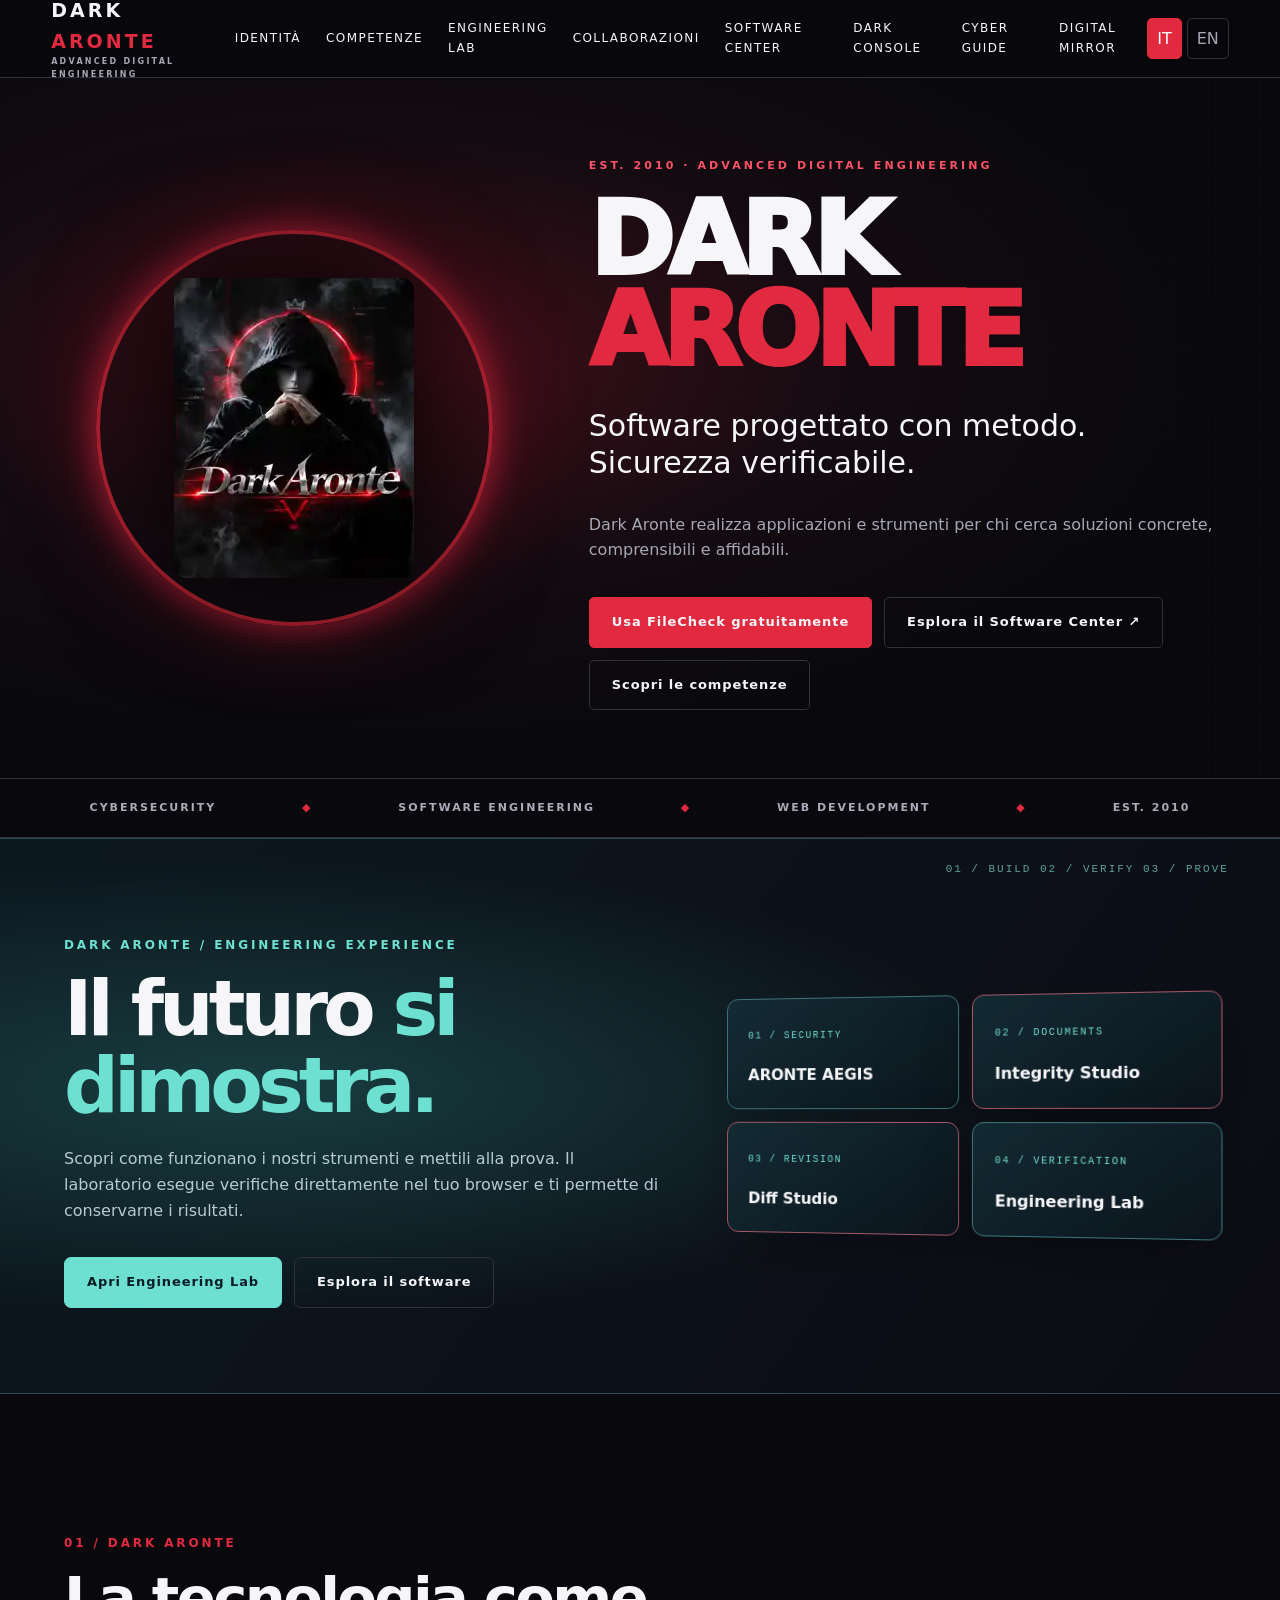
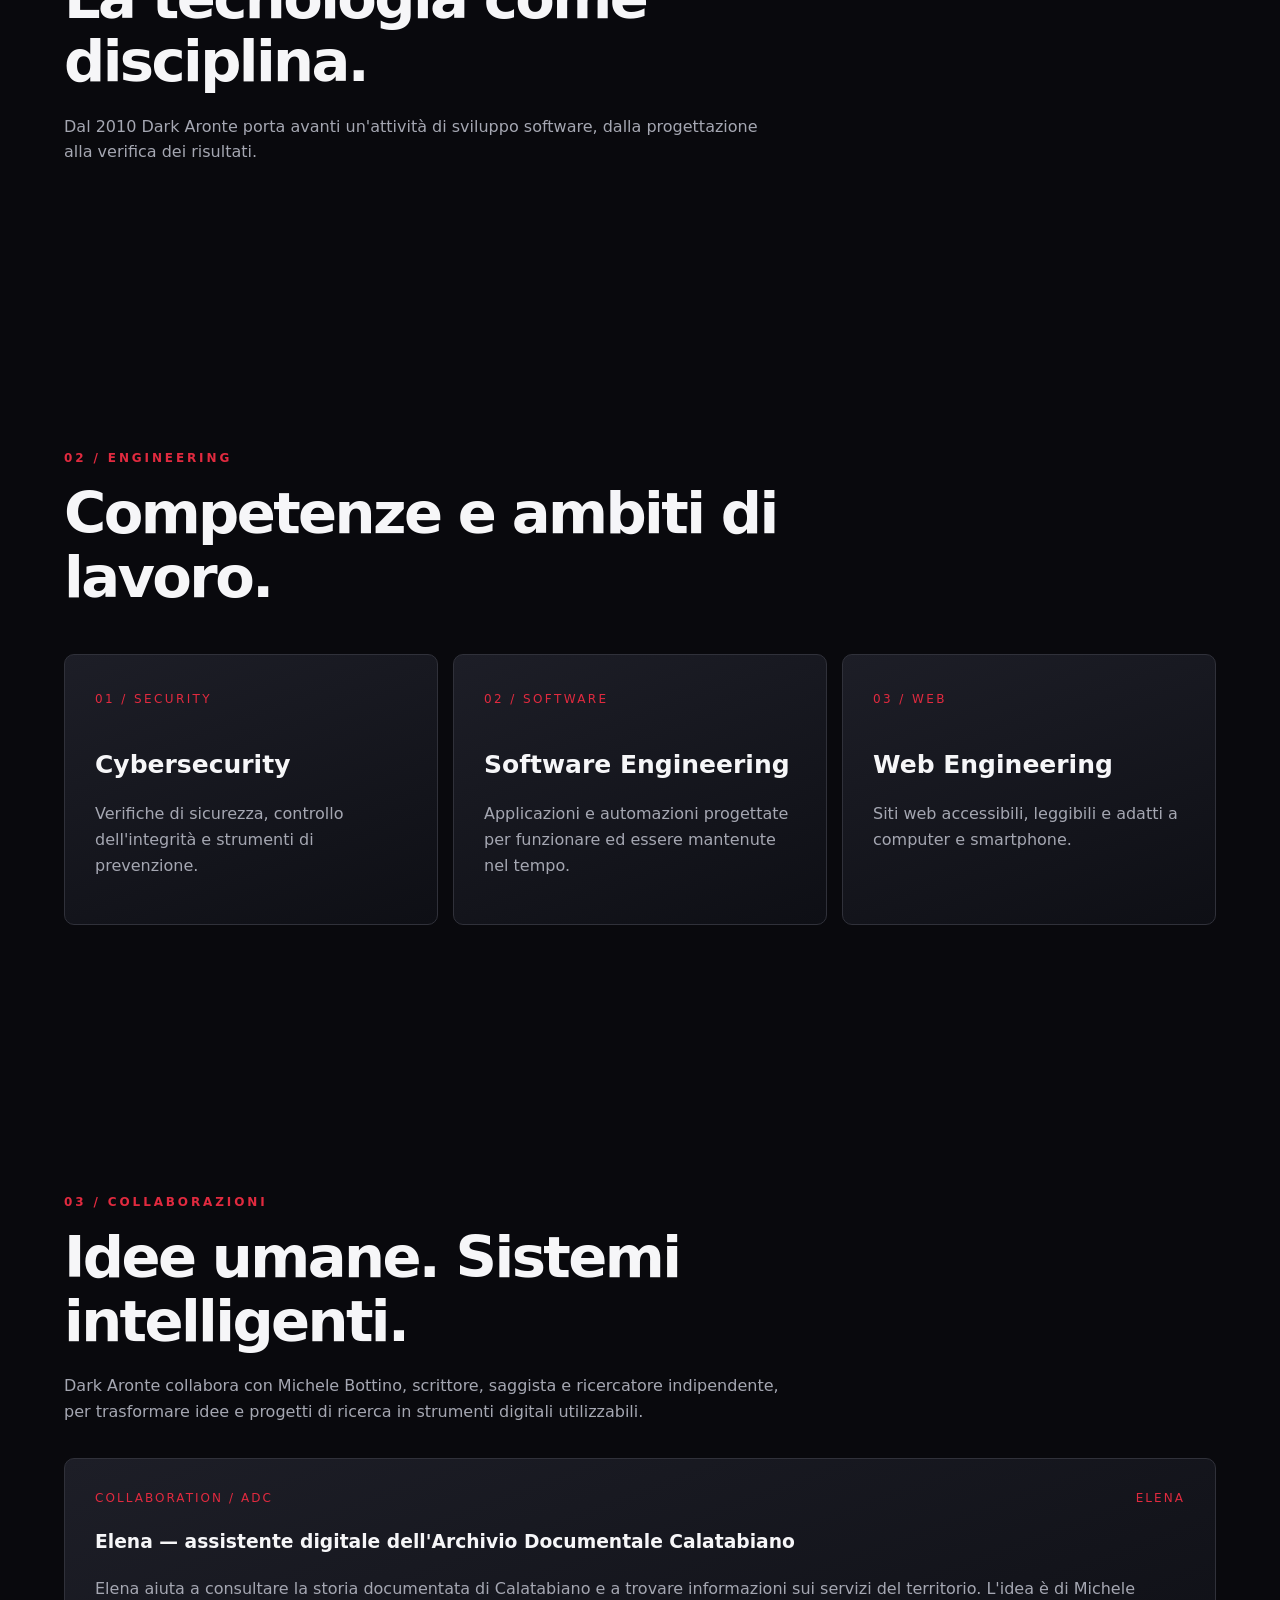
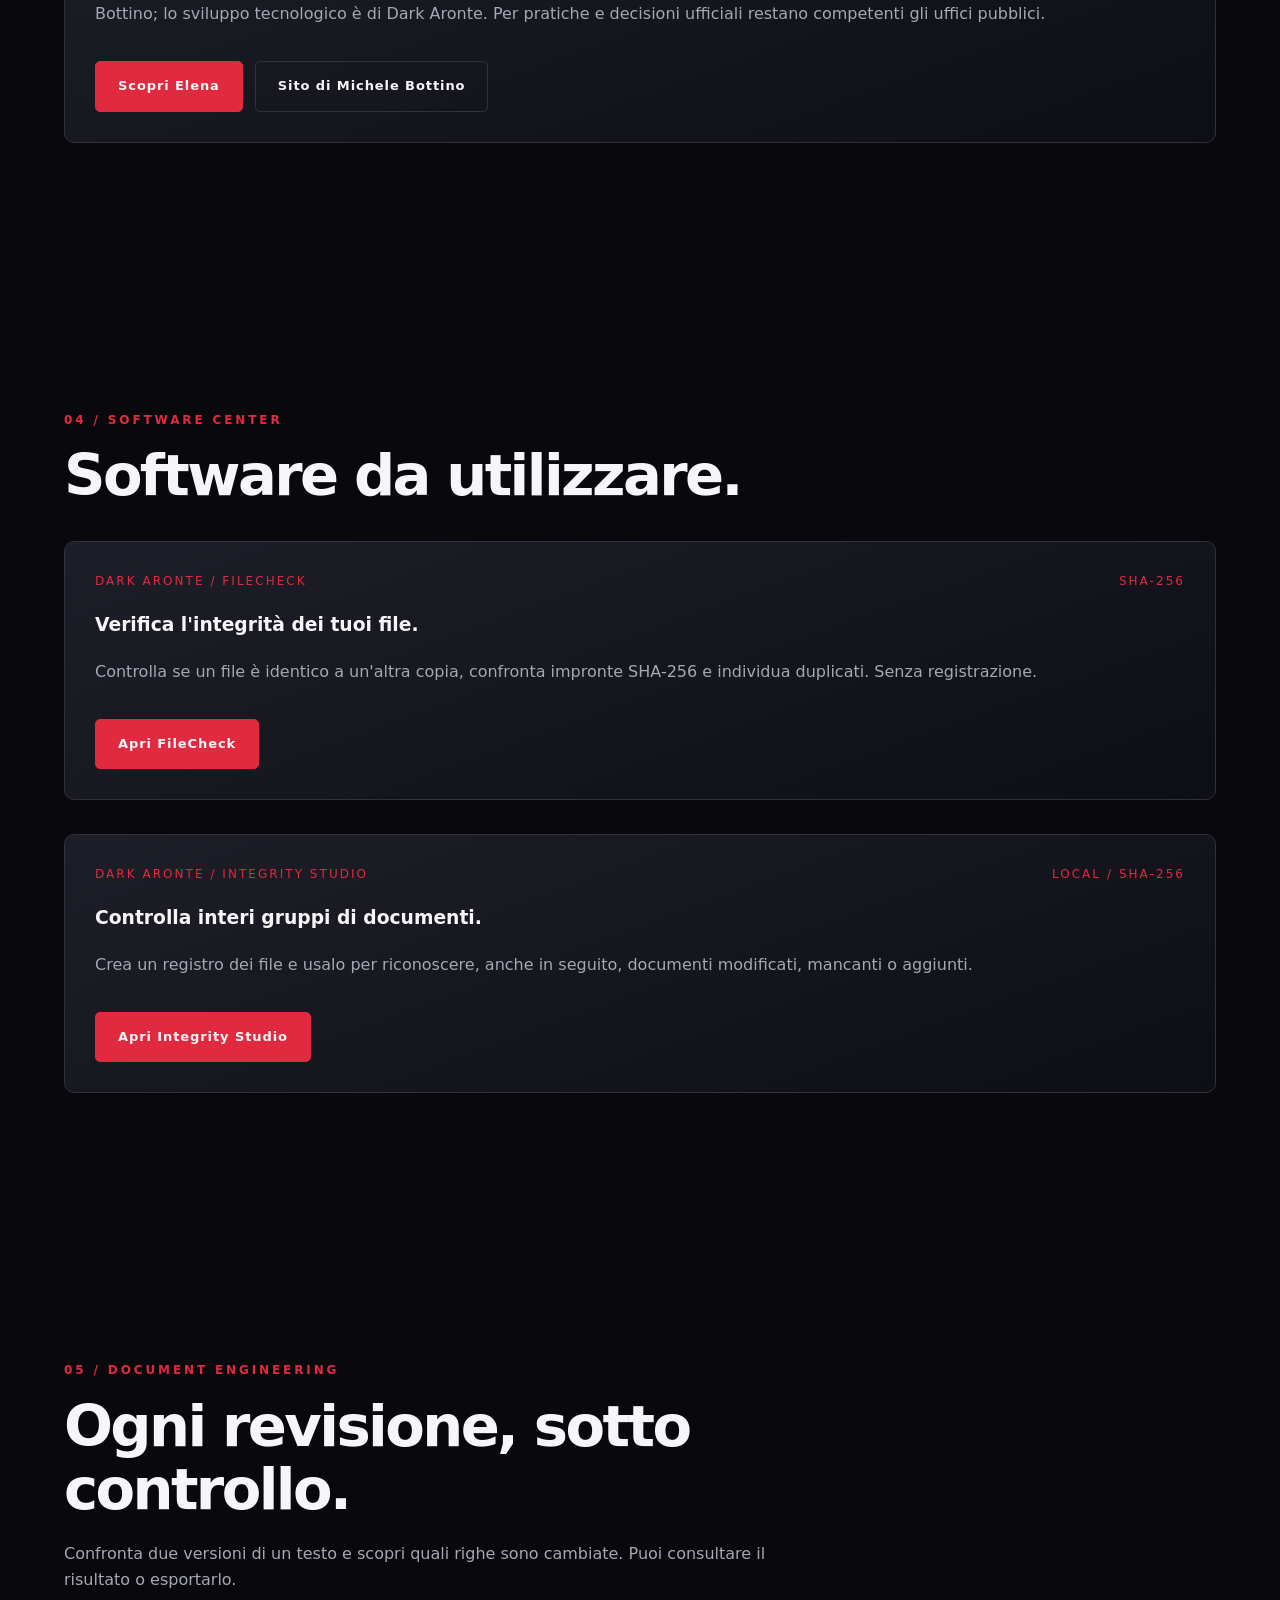
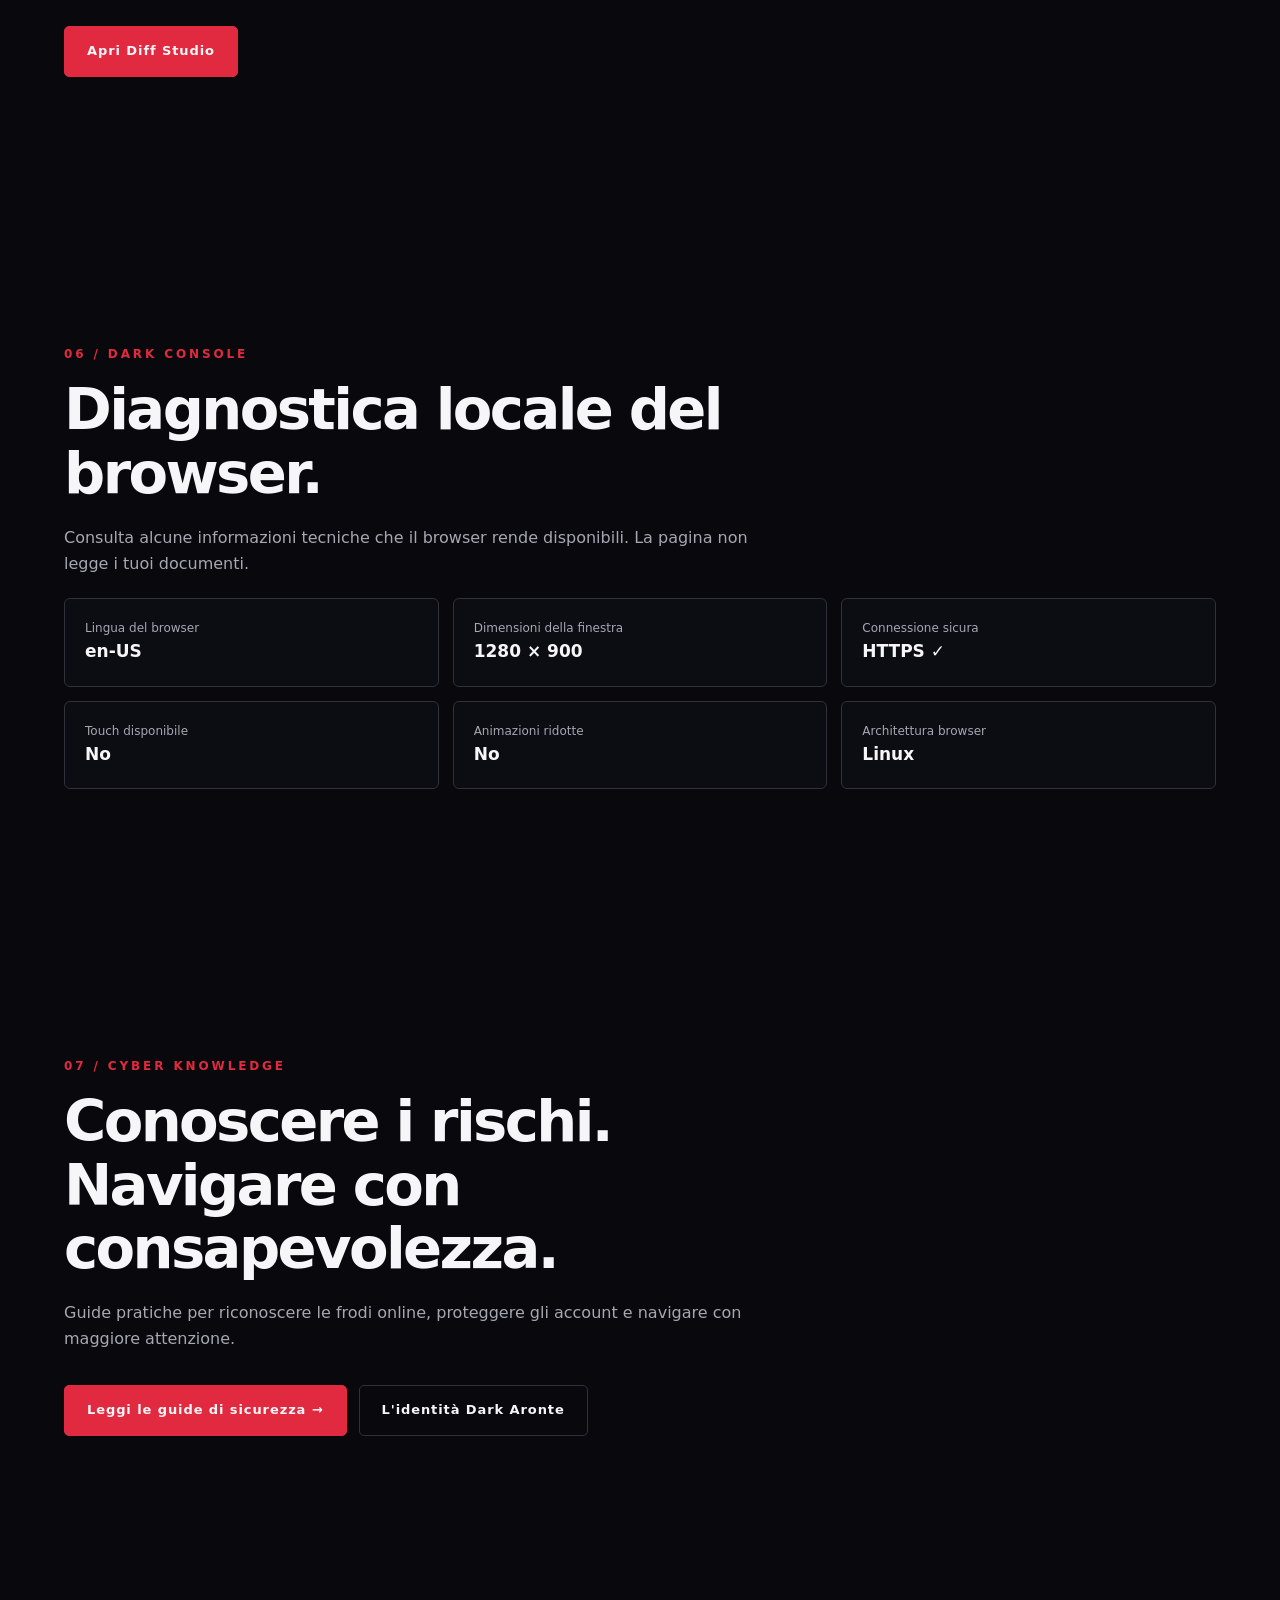
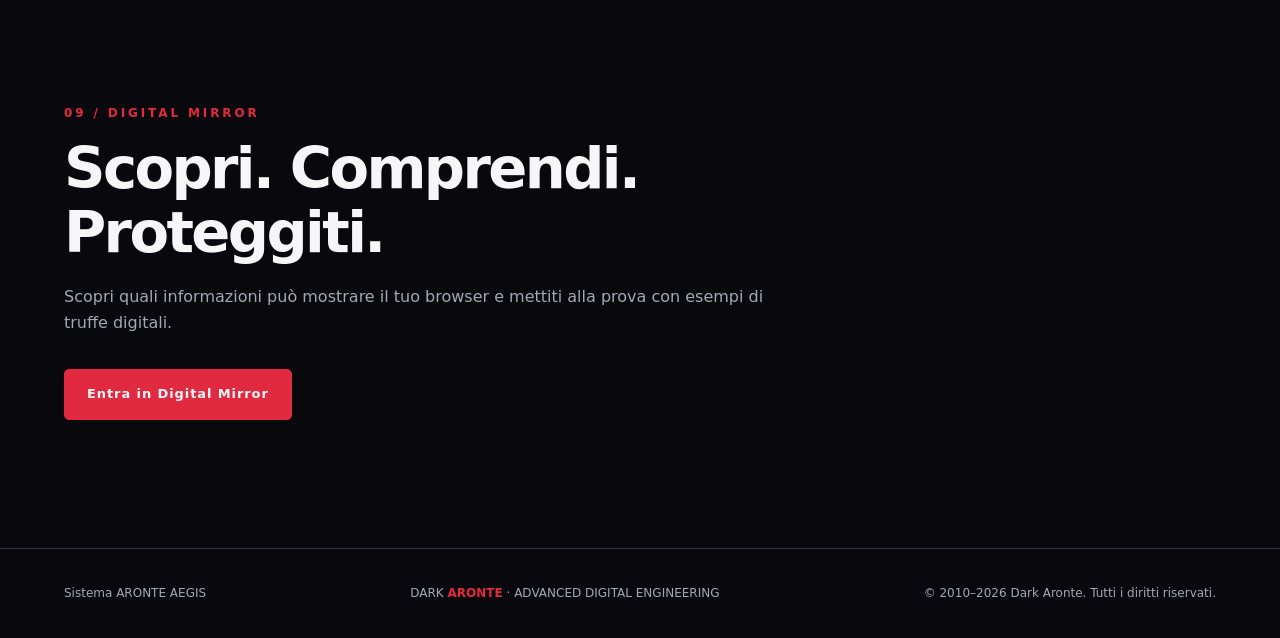
<file: index.html>
<!doctype html>
<html lang="it"><head><link rel="icon" type="image/svg+xml" href="/aegis/aegis.svg"><meta http-equiv="Content-Security-Policy" content="default-src 'none'; script-src 'self' 'sha256-FFxravazZUFhQh6T+XqJWDVdkBMXFv3eqSHBT2bgrII='; style-src 'self' 'sha256-Rz46dpf2qM1Rc6NInwcWjr9mfvhxnH4ODIht2h0O+8k='; style-src-attr 'none'; img-src 'self' data:; font-src 'self' data:; connect-src 'none'; media-src 'self'; object-src 'none'; frame-src 'none'; base-uri 'self'; form-action 'self'; upgrade-insecure-requests"><meta charset="utf-8"><meta name="viewport" content="width=device-width,initial-scale=1"><meta name="theme-color" content="#09090d"><meta name="description" content="Dark Aronte — Cybersecurity, software development e web engineering."><title>Dark Aronte — Advanced Digital Engineering</title><style>
:root{color-scheme:dark;--bg:#09090d;--pane:#13141a;--line:#30313a;--txt:#f6f6f8;--mute:#a5a7b2;--red:#e12a3f}*{box-sizing:border-box}html{scroll-behavior:smooth}body{margin:0;background:var(--bg);font:16px/1.6 system-ui,-apple-system,Segoe UI,Arial,sans-serif;color:var(--txt)}a{color:inherit;text-decoration:none}button{font:inherit;cursor:pointer}a:focus-visible,button:focus-visible{outline:3px solid #ff6f7e;outline-offset:4px}.skip{position:absolute;left:-999px}.skip:focus{left:1rem;top:1rem;z-index:99;background:white;color:black;padding:1rem}.head{height:78px;display:flex;align-items:center;justify-content:space-between;padding:0 max(4vw,18px);border-bottom:1px solid var(--line);background:#09090de8;position:sticky;top:0;z-index:20;backdrop-filter:blur(16px)}.logo{font-size:19px;letter-spacing:.16em;font-weight:900}.logo strong,.red{color:var(--red)}.logo small{display:block;font-size:8px;letter-spacing:.28em;color:var(--mute)}.nav{display:flex;gap:25px;align-items:center;font-size:12px;text-transform:uppercase;letter-spacing:.12em}.nav a:hover{color:var(--red)}.langs{display:flex;gap:5px}.langs button{border:1px solid var(--line);background:transparent;color:var(--mute);padding:7px 9px;border-radius:5px}.langs button.active{background:var(--red);color:white;border-color:var(--red)}#menu{display:none}.hero{min-height:700px;display:grid;grid-template-columns:minmax(280px,46%) 1fr;align-items:center;position:relative;overflow:hidden;background:radial-gradient(ellipse at 30% 40%,#431019 0%,#130b11 38%,transparent 66%)}.art{min-height:650px;display:flex;align-items:center;justify-content:center;position:relative}.art:before{content:"";width:66%;aspect-ratio:1;position:absolute;border:4px solid #b52232;border-radius:50%;box-shadow:0 0 35px #c3223b,0 0 100px #aa15274d}.art img{position:relative;z-index:2;max-width:76%;max-height:610px;object-fit:contain;filter:drop-shadow(0 0 60px #000);border-radius:12px}.hero-copy{padding:60px max(5vw,24px) 60px 0;z-index:3}.tag{color:#ff5267;font-size:11px;letter-spacing:.28em;font-weight:800}.hero h1{font-size:clamp(58px,8vw,130px);letter-spacing:-.065em;line-height:.89;margin:20px 0 27px;font-weight:950}.hero h1 span{display:block}.hero h1 span:last-child{color:var(--red)}.lead{font-size:clamp(20px,2.6vw,30px);line-height:1.25;max-width:650px}.muted{color:var(--mute)}.actions{display:flex;gap:12px;flex-wrap:wrap;margin-top:34px}.btn{display:inline-flex;justify-content:center;align-items:center;padding:14px 22px;border-radius:5px;font-size:13px;font-weight:800;letter-spacing:.07em;border:1px solid var(--line)}.btn.primary{background:var(--red);border-color:var(--red)}.btn:hover{transform:translateY(-2px)}.strip{border-block:1px solid var(--line);padding:20px 7%;display:flex;gap:24px;justify-content:space-between;flex-wrap:wrap;color:#a9abb6;font-size:11px;font-weight:800;letter-spacing:.18em}.strip b{color:var(--red)}.section{padding:clamp(70px,10vw,135px) max(5vw,24px);max-width:1500px;margin:auto}.over{color:var(--red);font-size:12px;letter-spacing:.24em;font-weight:900}.section h2{font-size:clamp(30px,4.5vw,60px);line-height:1.1;max-width:820px;margin:14px 0 20px;letter-spacing:-.045em}.section>p{max-width:720px}.cards{display:grid;grid-template-columns:repeat(3,minmax(0,1fr));gap:15px;margin-top:45px}.card,.panel{border:1px solid var(--line);background:linear-gradient(160deg,#1d1e27,#0e0f15);border-radius:10px;padding:30px;min-height:220px}.card .number{color:var(--red);font-size:12px;letter-spacing:.2em}.card h3{font-size:25px;margin:35px 0 10px}.card p{color:var(--mute)}.panel{margin-top:34px}.panel .top{font-size:12px;letter-spacing:.17em;color:var(--red);display:flex;justify-content:space-between;gap:10px}.empty{text-align:center;padding:50px 10px}.empty h3{font-size:28px}.empty p{color:var(--mute);max-width:600px;margin:auto}.empty .symbol{font-size:60px;color:var(--red)}.diag{display:grid;grid-template-columns:repeat(3,minmax(0,1fr));gap:14px;margin-top:22px}.diag div{background:#0b0d12;border:1px solid var(--line);border-radius:6px;padding:20px;min-width:0}.diag span{display:block;color:var(--mute);font-size:12px}.diag strong{font-size:17px;overflow-wrap:anywhere}.foot{border-top:1px solid var(--line);padding:35px max(5vw,24px);display:flex;justify-content:space-between;flex-wrap:wrap;gap:15px;color:var(--mute);font-size:12px}.reveal{animation:fade .8s ease both}@keyframes fade{from{opacity:0;transform:translateY(15px)}to{opacity:1;transform:none}}@media(max-width:960px){.nav{gap:10px}.hero{grid-template-columns:1fr}.art{min-height:420px}.art img{max-height:410px}.hero-copy{padding:10px 6% 65px}.cards{grid-template-columns:1fr}.diag{grid-template-columns:repeat(2,1fr)}}@media(max-width:1080px){.head{height:67px}.nav{position:absolute;top:66px;left:0;right:0;background:#101116;padding:20px;display:none;flex-direction:column;align-items:stretch}.nav.open{display:flex}#menu{display:block;border:1px solid var(--line);border-radius:5px;background:transparent;color:white;padding:5px 12px}.hero{min-height:auto}.art{min-height:320px}.art img{max-height:340px}.hero h1{font-size:clamp(58px,14vw,85px)}.section{padding:70px 20px}.strip{gap:12px;font-size:9px}.diag{grid-template-columns:1fr}.foot{flex-direction:column}}@media(prefers-reduced-motion:reduce){*,*:before,*:after{animation:none!important;scroll-behavior:auto!important;transition:none!important}}

.lab-feature{position:relative;overflow:hidden;border-block:1px solid #2d4952;background:radial-gradient(ellipse at 20% 45%,#183d40 0,transparent 53%),linear-gradient(125deg,#0c1820,#0c0b13);padding:85px max(5vw,24px)}.lab-feature:after{content:'01 / BUILD    02 / VERIFY    03 / PROVE';position:absolute;right:4vw;top:24px;color:#78cfc7;font:11px ui-monospace,monospace;letter-spacing:.18em;opacity:.75}.lab-layout{max-width:1400px;margin:auto;display:grid;grid-template-columns:1.2fr 1fr;gap:50px;align-items:center}.lab-feature h2{font-size:clamp(38px,6vw,84px);line-height:1;letter-spacing:-.065em;margin:16px 0 22px}.lab-feature h2 span:last-child{color:#6de0d1}.lab-feature p{color:#b7cad2;max-width:610px}.lab-feature .over{color:#6de0d1}.lab-architecture{display:grid;grid-template-columns:1fr 1fr;gap:13px;transform:perspective(1050px) rotateY(-9deg);transform-origin:center}.lab-cell{border:1px solid #3b767a;border-radius:12px;padding:22px;background:linear-gradient(145deg,#132b34ee,#0a151dcc);box-shadow:0 17px 50px #0004}.lab-cell small{color:#72dfce;letter-spacing:.17em;font:10px ui-monospace,monospace}.lab-cell b{display:block;margin-top:17px;font-size:16px}.lab-cell:nth-child(2){border-color:#a45865}.lab-cell:nth-child(3){border-color:#a45865}.lab-feature .btn.primary{background:#6de0d1;color:#071d24;border-color:#6de0d1}.lab-feature .btn{border-radius:7px}.hero{isolation:isolate}.hero:after{content:'';position:absolute;inset:0;pointer-events:none;opacity:.12;background-image:linear-gradient(#63e1d220 1px,transparent 1px),linear-gradient(90deg,#63e1d220 1px,transparent 1px);background-size:45px 45px;mask-image:linear-gradient(90deg,transparent 25%,black 100%)}.card{transition:transform .2s,border-color .2s}.card:hover{transform:translateY(-4px);border-color:#8b4551}.btn:focus-visible{outline:3px solid #f4d28a;outline-offset:3px}@media(max-width:900px){.lab-layout{grid-template-columns:1fr}.lab-architecture{transform:none}}@media(max-width:500px){.lab-feature{padding:78px 19px 45px}.lab-architecture{gap:8px}.lab-cell{padding:14px}.lab-cell b{font-size:13px}}@media(prefers-reduced-motion:reduce){.card{transition:none!important}}
</style><link rel="canonical" href="https://dark-aronte.github.io/">
<meta property="og:type" content="website">
<meta property="og:site_name" content="Dark Aronte">
<meta property="og:title" content="Dark Aronte &mdash; Advanced Digital Engineering">
<meta property="og:description" content="Cybersecurity, software engineering e sviluppo web. Dark Aronte, identit&agrave; tecnologica indipendente dal 2010.">
<meta property="og:url" content="https://dark-aronte.github.io/">
<meta property="og:image" content="https://dark-aronte.github.io/assets/dark-aronte.webp">
<meta name="twitter:card" content="summary_large_image">
<meta name="color-scheme" content="dark">
<script type="application/ld+json">{"@context":"https://schema.org","@type":"WebSite","name":"Dark Aronte","url":"https://dark-aronte.github.io/","inLanguage":["it","en"],"description":"Software engineering, cybersecurity and web engineering."}</script>
</head><body>
<a href="#main" class="skip" data-it="Vai al contenuto" data-en="Skip to content">Vai al contenuto</a>
<header class="head"><link rel="icon" type="image/svg+xml" href="/aegis/aegis.svg"><a class="logo" href="#top">DARK <strong>ARONTE</strong><small>ADVANCED DIGITAL ENGINEERING</small></a><button id="menu" aria-expanded="false" aria-controls="nav" aria-label="Menu">☰</button><nav class="nav" id="nav"><a href="#identity" data-it="Identità" data-en="Identity">Identità</a><a href="#services" data-it="Competenze" data-en="Expertise">Competenze</a><a href="/engineering-lab.html" data-it="Engineering Lab" data-en="Engineering Lab">Engineering Lab</a><a href="#collaboration" data-it="Collaborazioni" data-en="Collaborations">Collaborazioni</a><a href="#software">Software Center</a><a href="#console">Dark Console</a><a href="/guide/">Cyber Guide</a><a href="/digital-mirror.html">Digital Mirror</a></nav><div class="langs"><button data-switch="it" class="active" aria-pressed="true">IT</button><button data-switch="en" aria-pressed="false">EN</button></div></header>
<main id="main"><section class="hero" id="top"><div class="art"><img src="assets/dark-aronte.webp" alt="Dark Aronte: figura anonima con cappuccio e maschera, su uno sfondo rosso" width="240" height="300"></div><div class="hero-copy reveal"><p class="tag">EST. 2010 · ADVANCED DIGITAL ENGINEERING</p><h1><span>DARK</span><span>ARONTE</span></h1><p class="lead" data-it="Software progettato con metodo. Sicurezza verificabile." data-en="Software built with purpose. Security you can verify.">Software progettato con metodo. Sicurezza verificabile.</p><p class="muted" data-it="Dark Aronte realizza applicazioni e strumenti per chi cerca soluzioni concrete, comprensibili e affidabili." data-en="Dark Aronte builds practical software and digital tools with clarity, reliability and security in mind.">Dark Aronte realizza applicazioni e strumenti per chi cerca soluzioni concrete, comprensibili e affidabili.</p><div class="actions"><a class="btn primary" href="/filecheck.html" data-it="Usa FileCheck gratuitamente" data-en="Use FileCheck for free">Usa FileCheck gratuitamente</a><a class="btn" href="#software" data-it="Esplora il Software Center ↗" data-en="Explore Software Center ↗">Esplora il Software Center ↗</a><a class="btn" href="#services" data-it="Scopri le competenze" data-en="Explore expertise">Scopri le competenze</a></div></div></section>
<div class="strip"><span>CYBERSECURITY</span><b>◆</b><span>SOFTWARE ENGINEERING</span><b>◆</b><span>WEB DEVELOPMENT</span><b>◆</b><span>EST. 2010</span></div>
<section class="lab-feature" id="engineering-lab" aria-labelledby="lab-title"><div class="lab-layout"><div>
<p class="over">DARK ARONTE / ENGINEERING EXPERIENCE</p><h2 id="lab-title"><span data-it="Il futuro" data-en="The future">Il futuro</span> <span data-it="si dimostra." data-en="is proven.">si dimostra.</span></h2>
<p data-it="Scopri come funzionano i nostri strumenti e mettili alla prova. Il laboratorio esegue verifiche direttamente nel tuo browser e ti permette di conservarne i risultati." data-en="Explore how our tools work and try them yourself. The lab runs checks in your browser and lets you save the results.">Scopri come funzionano i nostri strumenti e mettili alla prova. Il laboratorio esegue verifiche direttamente nel tuo browser e ti permette di conservarne i risultati.</p>
<div class="actions"><a class="btn primary" href="/engineering-lab.html" data-it="Apri Engineering Lab" data-en="Open Engineering Lab">Apri Engineering Lab</a><a class="btn" href="#software" data-it="Esplora il software" data-en="Explore software">Esplora il software</a></div>
</div><div class="lab-architecture" aria-label="Software architecture"><div class="lab-cell"><small>01 / SECURITY</small><b>ARONTE AEGIS</b></div><div class="lab-cell"><small>02 / DOCUMENTS</small><b>Integrity Studio</b></div><div class="lab-cell"><small>03 / REVISION</small><b>Diff Studio</b></div><div class="lab-cell"><small>04 / VERIFICATION</small><b>Engineering Lab</b></div></div></div></section>
<section id="identity" class="section"><p class="over">01 / DARK ARONTE</p><h2 data-it="La tecnologia come disciplina." data-en="Technology as a discipline.">La tecnologia come disciplina.</h2><p class="muted" data-it="Dal 2010 Dark Aronte porta avanti un'attività di sviluppo software, dalla progettazione alla verifica dei risultati." data-en="Since 2010, Dark Aronte has worked on software development, from initial design to testing.">Dal 2010 Dark Aronte porta avanti un'attività di sviluppo software, dalla progettazione alla verifica dei risultati.</p></section>
<section id="services" class="section"><p class="over">02 / ENGINEERING</p><h2 data-it="Competenze e ambiti di lavoro." data-en="Our areas of work.">Competenze e ambiti di lavoro.</h2><div class="cards"><article class="card"><span class="number">01 / SECURITY</span><h3>Cybersecurity</h3><p data-it="Verifiche di sicurezza, controllo dell'integrità e strumenti di prevenzione." data-en="Security checks, integrity verification and defensive tools.">Verifiche di sicurezza, controllo dell'integrità e strumenti di prevenzione.</p></article><article class="card"><span class="number">02 / SOFTWARE</span><h3>Software Engineering</h3><p data-it="Applicazioni e automazioni progettate per funzionare ed essere mantenute nel tempo." data-en="Applications and automation designed for reliable, maintainable use.">Applicazioni e automazioni progettate per funzionare ed essere mantenute nel tempo.</p></article><article class="card"><span class="number">03 / WEB</span><h3>Web Engineering</h3><p data-it="Siti web accessibili, leggibili e adatti a computer e smartphone." data-en="Accessible, clear websites for desktop and mobile.">Siti web accessibili, leggibili e adatti a computer e smartphone.</p></article></div></section>
<section id="collaboration" class="section" aria-labelledby="collaboration-title">
<p class="over" data-it="03 / COLLABORAZIONI" data-en="03 / COLLABORATIONS">03 / COLLABORAZIONI</p>
<h2 id="collaboration-title" data-it="Idee umane. Sistemi intelligenti." data-en="Human ideas. Intelligent systems.">Idee umane. Sistemi intelligenti.</h2>
<p class="muted" data-it="Dark Aronte collabora con Michele Bottino, scrittore, saggista e ricercatore indipendente, per trasformare idee e progetti di ricerca in strumenti digitali utilizzabili." data-en="Dark Aronte works with Michele Bottino, author, essayist and independent researcher, to turn ideas and research projects into usable digital tools.">Dark Aronte collabora con Michele Bottino, scrittore, saggista e ricercatore indipendente, per trasformare idee e progetti di ricerca in strumenti digitali utilizzabili.</p>
<div class="panel">
<div class="top"><span>COLLABORATION / ADC</span><span>ELENA</span></div>
<h3 data-it="Elena — assistente digitale dell'Archivio Documentale Calatabiano" data-en="Elena — digital assistant for the Calatabiano Documentary Archive">Elena — assistente digitale dell'Archivio Documentale Calatabiano</h3>
<p class="muted" data-it="Elena aiuta a consultare la storia documentata di Calatabiano e a trovare informazioni sui servizi del territorio. L'idea è di Michele Bottino; lo sviluppo tecnologico è di Dark Aronte. Per pratiche e decisioni ufficiali restano competenti gli uffici pubblici." data-en="Elena helps people explore Calatabiano's documented history and find information on local services. Conceived by Michele Bottino and developed by Dark Aronte. Public offices remain responsible for official procedures and decisions.">Elena aiuta a consultare la storia documentata di Calatabiano e a trovare informazioni sui servizi del territorio. L'idea è di Michele Bottino; lo sviluppo tecnologico è di Dark Aronte. Per pratiche e decisioni ufficiali restano competenti gli uffici pubblici.</p>
<div class="actions"><a class="btn primary" href="https://michelebottino-autor.github.io/adc/elena/" rel="noopener noreferrer" data-it="Scopri Elena" data-en="Explore Elena">Scopri Elena</a><a class="btn" href="https://michelebottino-autor.github.io/" rel="noopener noreferrer" data-it="Sito di Michele Bottino" data-en="Michele Bottino's website">Sito di Michele Bottino</a></div>
</div>
</section>
<section id="software" class="section"><p class="over">04 / SOFTWARE CENTER</p><h2 data-it="Software da utilizzare." data-en="Software you can use.">Software da utilizzare.</h2><div class="panel"><div class="top"><span>DARK ARONTE / FILECHECK</span><span>SHA-256</span></div><h3 data-it="Verifica l'integrit&agrave; dei tuoi file." data-en="Verify your files' integrity.">Verifica l'integrit&agrave; dei tuoi file.</h3><p class="muted" data-it="Controlla se un file è identico a un'altra copia, confronta impronte SHA-256 e individua duplicati. Senza registrazione." data-en="Compare SHA-256 hashes to check file copies and find duplicates. No registration required.">Controlla se un file è identico a un'altra copia, confronta impronte SHA-256 e individua duplicati. Senza registrazione.</p><div class="actions"><a class="btn primary" href="/filecheck.html" data-it="Apri FileCheck" data-en="Open FileCheck">Apri FileCheck</a></div></div>
<div class="panel"><div class="top"><span>DARK ARONTE / INTEGRITY STUDIO</span><span>LOCAL / SHA-256</span></div>
<h3 data-it="Controlla interi gruppi di documenti." data-en="Verify complete sets of documents.">Controlla interi gruppi di documenti.</h3>
<p class="muted" data-it="Crea un registro dei file e usalo per riconoscere, anche in seguito, documenti modificati, mancanti o aggiunti." data-en="Create a file register and use it later to identify changed, missing or added documents.">Crea un registro dei file e usalo per riconoscere, anche in seguito, documenti modificati, mancanti o aggiunti.</p>
<div class="actions"><a class="btn primary" href="/integrity-studio.html" data-it="Apri Integrity Studio" data-en="Open Integrity Studio">Apri Integrity Studio</a></div></div></section>
<section class="section" id="text-tools" aria-labelledby="diff-title"><p class="over">05 / DOCUMENT ENGINEERING</p><h2 id="diff-title" data-it="Ogni revisione, sotto controllo." data-en="Track every revision with confidence.">Ogni revisione, sotto controllo.</h2>
<p class="muted" data-it="Confronta due versioni di un testo e scopri quali righe sono cambiate. Puoi consultare il risultato o esportarlo." data-en="Compare two text versions, see what changed and export the results.">Confronta due versioni di un testo e scopri quali righe sono cambiate. Puoi consultare il risultato o esportarlo.</p>
<div class="actions"><a class="btn primary" href="/diff-studio.html" data-it="Apri Diff Studio" data-en="Open Diff Studio">Apri Diff Studio</a></div>
</section>
<section id="console" class="section"><p class="over">06 / DARK CONSOLE</p><h2 data-it="Diagnostica locale del browser." data-en="Local browser diagnostics.">Diagnostica locale del browser.</h2><p class="muted" data-it="Consulta alcune informazioni tecniche che il browser rende disponibili. La pagina non legge i tuoi documenti." data-en="See technical details made available by your browser. The page does not read your documents.">Consulta alcune informazioni tecniche che il browser rende disponibili. La pagina non legge i tuoi documenti.</p><div class="diag"><div><span data-it="Lingua del browser" data-en="Browser language">Lingua del browser</span><strong id="language">—</strong></div><div><span data-it="Dimensioni della finestra" data-en="Viewport dimensions">Dimensioni della finestra</span><strong id="size">—</strong></div><div><span data-it="Connessione sicura" data-en="Secure connection">Connessione sicura</span><strong id="secure">—</strong></div><div><span data-it="Touch disponibile" data-en="Touch available">Touch disponibile</span><strong id="touch">—</strong></div><div><span data-it="Animazioni ridotte" data-en="Reduced motion">Animazioni ridotte</span><strong id="motion">—</strong></div><div><span data-it="Architettura browser" data-en="Browser platform">Architettura browser</span><strong id="platform">—</strong></div></div></section>

<section id="cyber-knowledge" class="section" aria-labelledby="guide-title"><p class="over">07 / CYBER KNOWLEDGE</p><h2 id="guide-title" data-it="Conoscere i rischi. Navigare con consapevolezza." data-en="Understand the risks. Browse with confidence.">Conoscere i rischi. Navigare con consapevolezza.</h2><p class="muted" data-it="Guide pratiche per riconoscere le frodi online, proteggere gli account e navigare con maggiore attenzione." data-en="Practical guides to spot online scams, protect accounts and browse more safely.">Guide pratiche per riconoscere le frodi online, proteggere gli account e navigare con maggiore attenzione.</p><div class="actions"><a class="btn primary" href="/guide/" data-it="Leggi le guide di sicurezza &rarr;" data-en="Read cybersecurity guides &rarr;">Leggi le guide di sicurezza &rarr;</a><a class="btn" href="/identita.html" data-it="L'identit&agrave; Dark Aronte" data-en="About Dark Aronte">L'identit&agrave; Dark Aronte</a></div></section>

<section class="section" id="digital-mirror" aria-labelledby="digital-mirror-heading">
<p class="over">09 / DIGITAL MIRROR</p>
<h2 id="digital-mirror-heading" data-it="Scopri. Comprendi. Proteggiti." data-en="Discover. Understand. Protect yourself.">Scopri. Comprendi. Proteggiti.</h2>
<p class="muted" data-it="Scopri quali informazioni può mostrare il tuo browser e mettiti alla prova con esempi di truffe digitali." data-en="See what your browser can reveal and practise spotting common online scams.">Scopri quali informazioni può mostrare il tuo browser e mettiti alla prova con esempi di truffe digitali.</p>
<div class="actions"><a class="btn primary" href="/digital-mirror.html" data-it="Entra in Digital Mirror" data-en="Enter Digital Mirror">Entra in Digital Mirror</a></div>
</section>
</main><footer class="foot"><a href="/aegis-system/" data-it="Sistema ARONTE AEGIS" data-en="ARONTE AEGIS system">Sistema ARONTE AEGIS</a><span>DARK <strong class="red">ARONTE</strong> · ADVANCED DIGITAL ENGINEERING</span><span>© 2010–<span id="year">2026</span> Dark Aronte. <span data-it="Tutti i diritti riservati." data-en="All rights reserved.">Tutti i diritti riservati.</span></span></footer>
<script>
(()=>{const $=s=>document.querySelector(s);const $$=s=>document.querySelectorAll(s);let lang=localStorage.getItem('da-lang')==='en'?'en':'it';function translate(l){lang=l;document.documentElement.lang=l;$$('[data-it][data-en]').forEach(e=>e.textContent=e.dataset[l]);$$('[data-switch]').forEach(e=>{let on=e.dataset.switch===l;e.classList.toggle('active',on);e.setAttribute('aria-pressed',String(on))});try{localStorage.setItem('da-lang',l)}catch{}}$$('[data-switch]').forEach(b=>b.addEventListener('click',()=>translate(b.dataset.switch)));translate(lang);$('#year').textContent=new Date().getFullYear();function diag(){$('#language').textContent=navigator.language||'—';$('#size').textContent=innerWidth+' × '+innerHeight;$('#secure').textContent=isSecureContext?'HTTPS ✓':'Non verificata';$('#touch').textContent=('ontouchstart'in window||navigator.maxTouchPoints>0)?'Yes':'No';$('#motion').textContent=matchMedia('(prefers-reduced-motion: reduce)').matches?'Yes':'No';$('#platform').textContent=navigator.userAgentData?.platform||navigator.platform||'—'}window.addEventListener('resize',diag);diag();$('#menu').addEventListener('click',()=>{let open=$('#nav').classList.toggle('open');$('#menu').setAttribute('aria-expanded',String(open))});$$('.nav a').forEach(a=>a.addEventListener('click',()=>{$('#nav').classList.remove('open');$('#menu').setAttribute('aria-expanded','false')}))})();
</script></body></html>
</file>
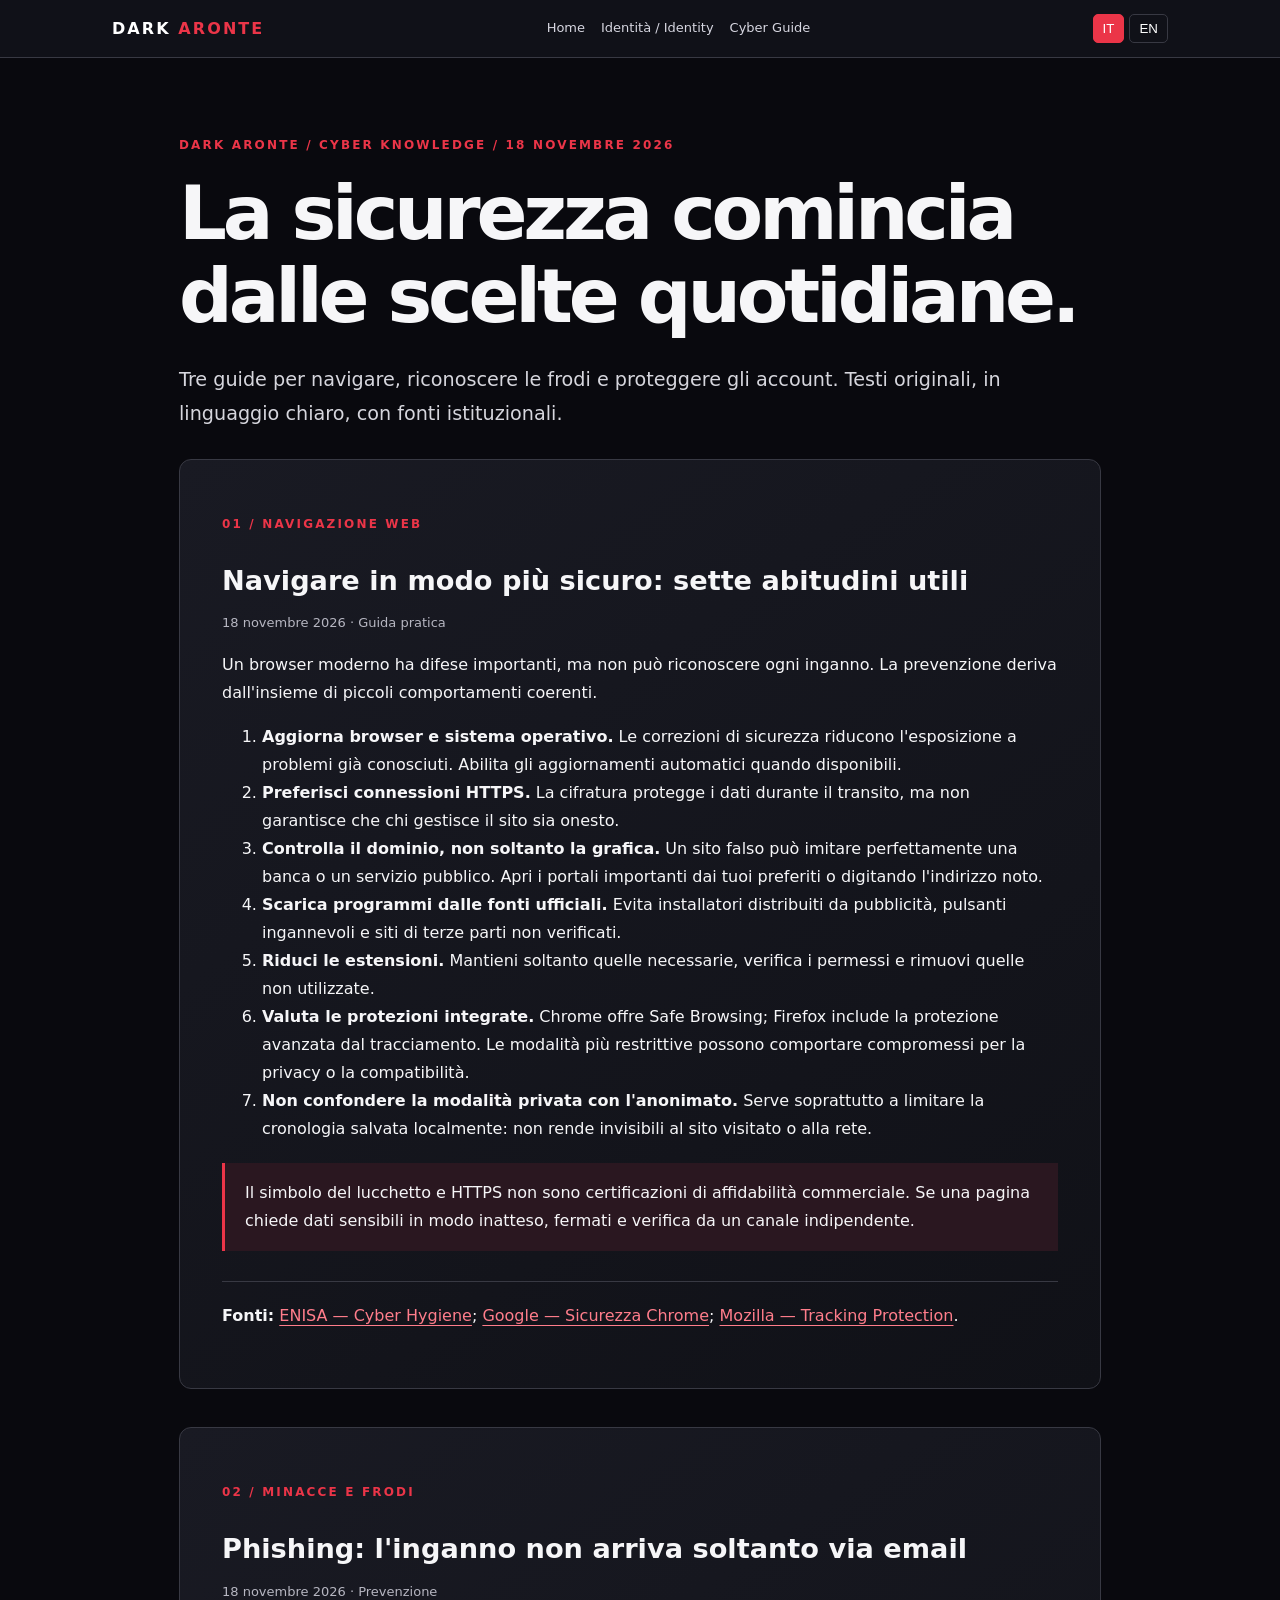
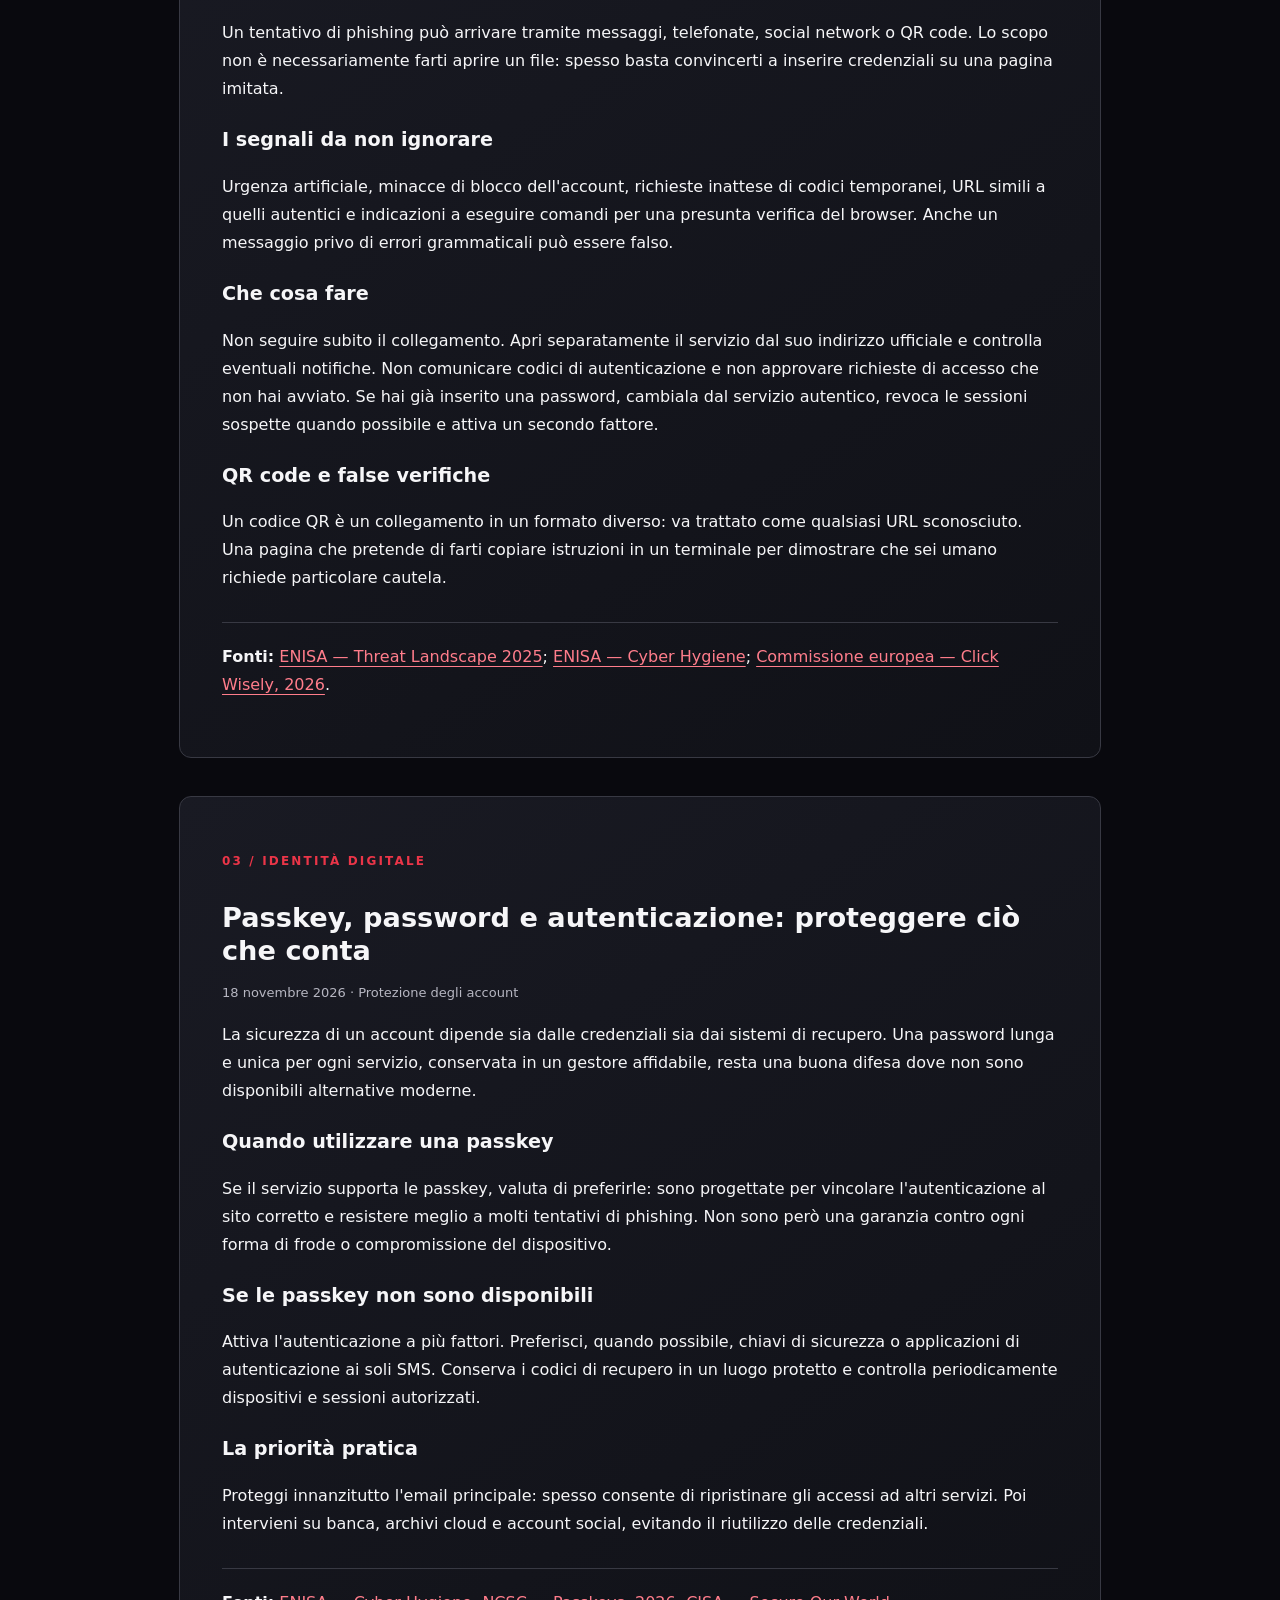
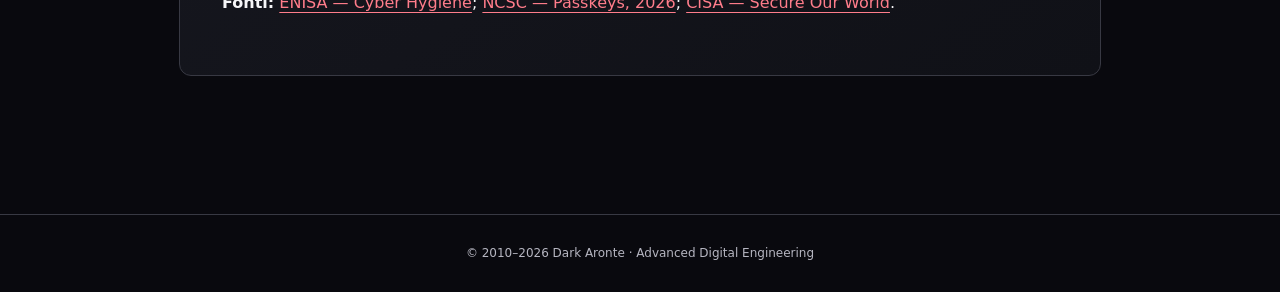
<file: guide/index.html>
<!doctype html><html lang="it"><head><link rel="icon" type="image/svg+xml" href="/aegis/aegis.svg"><meta http-equiv="Content-Security-Policy" content="default-src 'none'; script-src 'self'; style-src 'self'; style-src-attr 'none'; img-src 'self' data:; font-src 'self' data:; connect-src 'none'; media-src 'self'; object-src 'none'; frame-src 'none'; base-uri 'self'; form-action 'self'; upgrade-insecure-requests"><meta charset="utf-8"><meta name="viewport" content="width=device-width,initial-scale=1"><meta name="theme-color" content="#09090e"><meta name="description" content="Dark Aronte: guide pratiche di sicurezza informatica, protezione degli account e navigazione web."><link rel="canonical" href="https://dark-aronte.github.io/guide/"><link rel="stylesheet" href="/editoriale.css"><title>Guide di sicurezza | Cyber Guides — Dark Aronte</title></head><body><header><link rel="icon" type="image/svg+xml" href="/aegis/aegis.svg"><div><a class="logo" href="/">DARK <b>ARONTE</b></a><nav><a href="/">Home</a><a href="/identita.html">Identità / Identity</a><a href="/guide/">Cyber Guide</a></nav><div><button data-lang="it" aria-pressed="true">IT</button> <button data-lang="en" aria-pressed="false">EN</button></div></div></header><main><div class="lang" data-language="it"><p class="topline">Dark Aronte / Cyber Knowledge / 18 novembre 2026</p><h1>La sicurezza comincia dalle scelte quotidiane.</h1><p class="intro">Tre guide per navigare, riconoscere le frodi e proteggere gli account. Testi originali, in linguaggio chiaro, con fonti istituzionali.</p><article id="navigazione"><p class="topline">01 / Navigazione web</p><h2>Navigare in modo più sicuro: sette abitudini utili</h2><p class="meta">18 novembre 2026 · Guida pratica</p><p>Un browser moderno ha difese importanti, ma non può riconoscere ogni inganno. La prevenzione deriva dall'insieme di piccoli comportamenti coerenti.</p><ol><li><strong>Aggiorna browser e sistema operativo.</strong> Le correzioni di sicurezza riducono l'esposizione a problemi già conosciuti. Abilita gli aggiornamenti automatici quando disponibili.</li><li><strong>Preferisci connessioni HTTPS.</strong> La cifratura protegge i dati durante il transito, ma non garantisce che chi gestisce il sito sia onesto.</li><li><strong>Controlla il dominio, non soltanto la grafica.</strong> Un sito falso può imitare perfettamente una banca o un servizio pubblico. Apri i portali importanti dai tuoi preferiti o digitando l'indirizzo noto.</li><li><strong>Scarica programmi dalle fonti ufficiali.</strong> Evita installatori distribuiti da pubblicità, pulsanti ingannevoli e siti di terze parti non verificati.</li><li><strong>Riduci le estensioni.</strong> Mantieni soltanto quelle necessarie, verifica i permessi e rimuovi quelle non utilizzate.</li><li><strong>Valuta le protezioni integrate.</strong> Chrome offre Safe Browsing; Firefox include la protezione avanzata dal tracciamento. Le modalità più restrittive possono comportare compromessi per la privacy o la compatibilità.</li><li><strong>Non confondere la modalità privata con l'anonimato.</strong> Serve soprattutto a limitare la cronologia salvata localmente: non rende invisibili al sito visitato o alla rete.</li></ol><p class="alert">Il simbolo del lucchetto e HTTPS non sono certificazioni di affidabilità commerciale. Se una pagina chiede dati sensibili in modo inatteso, fermati e verifica da un canale indipendente.</p><p class="source"><strong>Fonti:</strong> <a href="https://www.enisa.europa.eu/topics/cyber-hygiene">ENISA — Cyber Hygiene</a>; <a href="https://support.google.com/chrome/answer/10468685">Google — Sicurezza Chrome</a>; <a href="https://support.mozilla.org/en-US/kb/enhanced-tracking-protection-firefox-desktop">Mozilla — Tracking Protection</a>.</p></article><article id="phishing"><p class="topline">02 / Minacce e frodi</p><h2>Phishing: l'inganno non arriva soltanto via email</h2><p class="meta">18 novembre 2026 · Prevenzione</p><p>Un tentativo di phishing può arrivare tramite messaggi, telefonate, social network o QR code. Lo scopo non è necessariamente farti aprire un file: spesso basta convincerti a inserire credenziali su una pagina imitata.</p><h3>I segnali da non ignorare</h3><p>Urgenza artificiale, minacce di blocco dell'account, richieste inattese di codici temporanei, URL simili a quelli autentici e indicazioni a eseguire comandi per una presunta verifica del browser. Anche un messaggio privo di errori grammaticali può essere falso.</p><h3>Che cosa fare</h3><p>Non seguire subito il collegamento. Apri separatamente il servizio dal suo indirizzo ufficiale e controlla eventuali notifiche. Non comunicare codici di autenticazione e non approvare richieste di accesso che non hai avviato. Se hai già inserito una password, cambiala dal servizio autentico, revoca le sessioni sospette quando possibile e attiva un secondo fattore.</p><h3>QR code e false verifiche</h3><p>Un codice QR è un collegamento in un formato diverso: va trattato come qualsiasi URL sconosciuto. Una pagina che pretende di farti copiare istruzioni in un terminale per dimostrare che sei umano richiede particolare cautela.</p><p class="source"><strong>Fonti:</strong> <a href="https://www.enisa.europa.eu/sites/default/files/2026-01/ENISA%20Threat%20Landscape%202025_v1.2.pdf">ENISA — Threat Landscape 2025</a>; <a href="https://www.enisa.europa.eu/topics/cyber-hygiene">ENISA — Cyber Hygiene</a>; <a href="https://commission.europa.eu/news-and-media/news/click-wisely-promoting-online-safety-during-european-cybersecurity-month-2026-10-20_en">Commissione europea — Click Wisely, 2026</a>.</p></article><article id="account"><p class="topline">03 / Identità digitale</p><h2>Passkey, password e autenticazione: proteggere ciò che conta</h2><p class="meta">18 novembre 2026 · Protezione degli account</p><p>La sicurezza di un account dipende sia dalle credenziali sia dai sistemi di recupero. Una password lunga e unica per ogni servizio, conservata in un gestore affidabile, resta una buona difesa dove non sono disponibili alternative moderne.</p><h3>Quando utilizzare una passkey</h3><p>Se il servizio supporta le passkey, valuta di preferirle: sono progettate per vincolare l'autenticazione al sito corretto e resistere meglio a molti tentativi di phishing. Non sono però una garanzia contro ogni forma di frode o compromissione del dispositivo.</p><h3>Se le passkey non sono disponibili</h3><p>Attiva l'autenticazione a più fattori. Preferisci, quando possibile, chiavi di sicurezza o applicazioni di autenticazione ai soli SMS. Conserva i codici di recupero in un luogo protetto e controlla periodicamente dispositivi e sessioni autorizzati.</p><h3>La priorità pratica</h3><p>Proteggi innanzitutto l'email principale: spesso consente di ripristinare gli accessi ad altri servizi. Poi intervieni su banca, archivi cloud e account social, evitando il riutilizzo delle credenziali.</p><p class="source"><strong>Fonti:</strong> <a href="https://www.enisa.europa.eu/topics/cyber-hygiene">ENISA — Cyber Hygiene</a>; <a href="https://www.ncsc.gov.uk/blogs/passkeys-are-more-secure-than-traditional-ways-to-log-in">NCSC — Passkeys, 2026</a>; <a href="https://www.cisa.gov/sites/default/files/2024-09/Secure-Our-World-4-Easy-Ways-Stay-Safe-Online-Tip-Sheet.pdf">CISA — Secure Our World</a>.</p></article></div><div class="lang" data-language="en" hidden><p class="topline">Dark Aronte / Cyber Knowledge / 18 November 2026</p><h1>Security starts with everyday choices.</h1><p class="intro">Three practical guides to safer browsing, scam recognition and account protection. Original, plain-language writing with official sources.</p><article id="browsing-en"><p class="topline">01 / Web browsing</p><h2>Browse more safely: seven habits that matter</h2><p class="meta">18 November 2026 · Practical guidance</p><p>Modern browsers have valuable protections, but they cannot detect every deception. Safety comes from several consistent habits.</p><ol><li><strong>Keep browsers and operating systems updated.</strong> Security fixes address known weaknesses. Enable automatic updates where practical.</li><li><strong>Prefer HTTPS.</strong> Encryption protects data in transit, but does not prove a site operator is trustworthy.</li><li><strong>Check the domain, not just the appearance.</strong> Fake sites can imitate banks and public services. Use bookmarks or known official addresses for important accounts.</li><li><strong>Download from official sources.</strong> Be cautious with deceptive ads, installation buttons and unverified third-party installers.</li><li><strong>Minimize browser extensions.</strong> Review permissions and remove extensions you no longer need.</li><li><strong>Review built-in protection.</strong> Chrome offers Safe Browsing; Firefox includes Enhanced Tracking Protection. Stronger settings may involve privacy or compatibility trade-offs.</li><li><strong>Private browsing does not mean anonymity.</strong> It mainly limits the browsing history stored on the local device; it does not conceal all activity from sites or networks.</li></ol><p class="alert">HTTPS and the lock icon are not business trust certificates. If a page unexpectedly asks for sensitive information, independently verify the request.</p><p class="source"><strong>Sources:</strong> <a href="https://www.enisa.europa.eu/topics/cyber-hygiene">ENISA — Cyber Hygiene</a>; <a href="https://support.google.com/chrome/answer/10468685">Google — Chrome Security</a>; <a href="https://support.mozilla.org/en-US/kb/enhanced-tracking-protection-firefox-desktop">Mozilla — Tracking Protection</a>.</p></article><article id="phishing-en"><p class="topline">02 / Scams and threats</p><h2>Phishing does not arrive only by email</h2><p class="meta">18 November 2026 · Prevention</p><p>Phishing can reach people through messages, calls, social networks or QR codes. An attacker may not need you to download a file; a convincing imitation login page can be enough.</p><h3>Signals worth checking</h3><p>Artificial urgency, threats of account suspension, unexpected requests for verification codes, look-alike domains and instructions to run commands as part of a supposed browser check. Well-written messages can still be fraudulent.</p><h3>Respond without rushing</h3><p>Do not immediately follow the link. Open the service independently through its known official address and check for notifications. Never share login codes or approve sign-in prompts you did not initiate. If you entered a password, change it through the real website, revoke suspicious sessions if possible and enable another authentication factor.</p><h3>QR codes and fake verification pages</h3><p>A QR code is simply another way to present a link: treat it as an unknown URL. Be especially cautious when a site asks you to copy instructions into a terminal to prove that you are human.</p><p class="source"><strong>Sources:</strong> <a href="https://www.enisa.europa.eu/sites/default/files/2026-01/ENISA%20Threat%20Landscape%202025_v1.2.pdf">ENISA — Threat Landscape 2025</a>; <a href="https://www.enisa.europa.eu/topics/cyber-hygiene">ENISA — Cyber Hygiene</a>; <a href="https://commission.europa.eu/news-and-media/news/click-wisely-promoting-online-safety-during-european-cybersecurity-month-2026-10-20_en">European Commission — Click Wisely, 2026</a>.</p></article><article id="account-en"><p class="topline">03 / Digital identity</p><h2>Passkeys, passwords and authentication: protect what matters</h2><p class="meta">18 November 2026 · Account protection</p><p>Account security relies on credentials as well as recovery methods. A long unique password for each service, stored in a trusted password manager, remains a sound option where newer approaches are unavailable.</p><h3>When to use passkeys</h3><p>Where a service supports them, consider preferring passkeys: they bind authentication to the correct site and are resistant to many common phishing attacks. They do not eliminate every form of fraud or device compromise.</p><h3>When passkeys are unavailable</h3><p>Enable multifactor authentication. Where possible, prefer security keys or authenticator apps over SMS alone. Secure your recovery codes and periodically review authorized devices and login sessions.</p><h3>A practical priority</h3><p>Start with your primary email account, which is often used to recover other accounts. Then secure banking, cloud storage and social media accounts, avoiding credential reuse.</p><p class="source"><strong>Sources:</strong> <a href="https://www.enisa.europa.eu/topics/cyber-hygiene">ENISA — Cyber Hygiene</a>; <a href="https://www.ncsc.gov.uk/blogs/passkeys-are-more-secure-than-traditional-ways-to-log-in">NCSC — Passkeys, 2026</a>; <a href="https://www.cisa.gov/sites/default/files/2024-09/Secure-Our-World-4-Easy-Ways-Stay-Safe-Online-Tip-Sheet.pdf">CISA — Secure Our World</a>.</p></article></div></main><footer>© 2010–<span id="year">2026</span> Dark Aronte · Advanced Digital Engineering</footer><script src="/editoriale.js" defer></script></body></html>
</file>
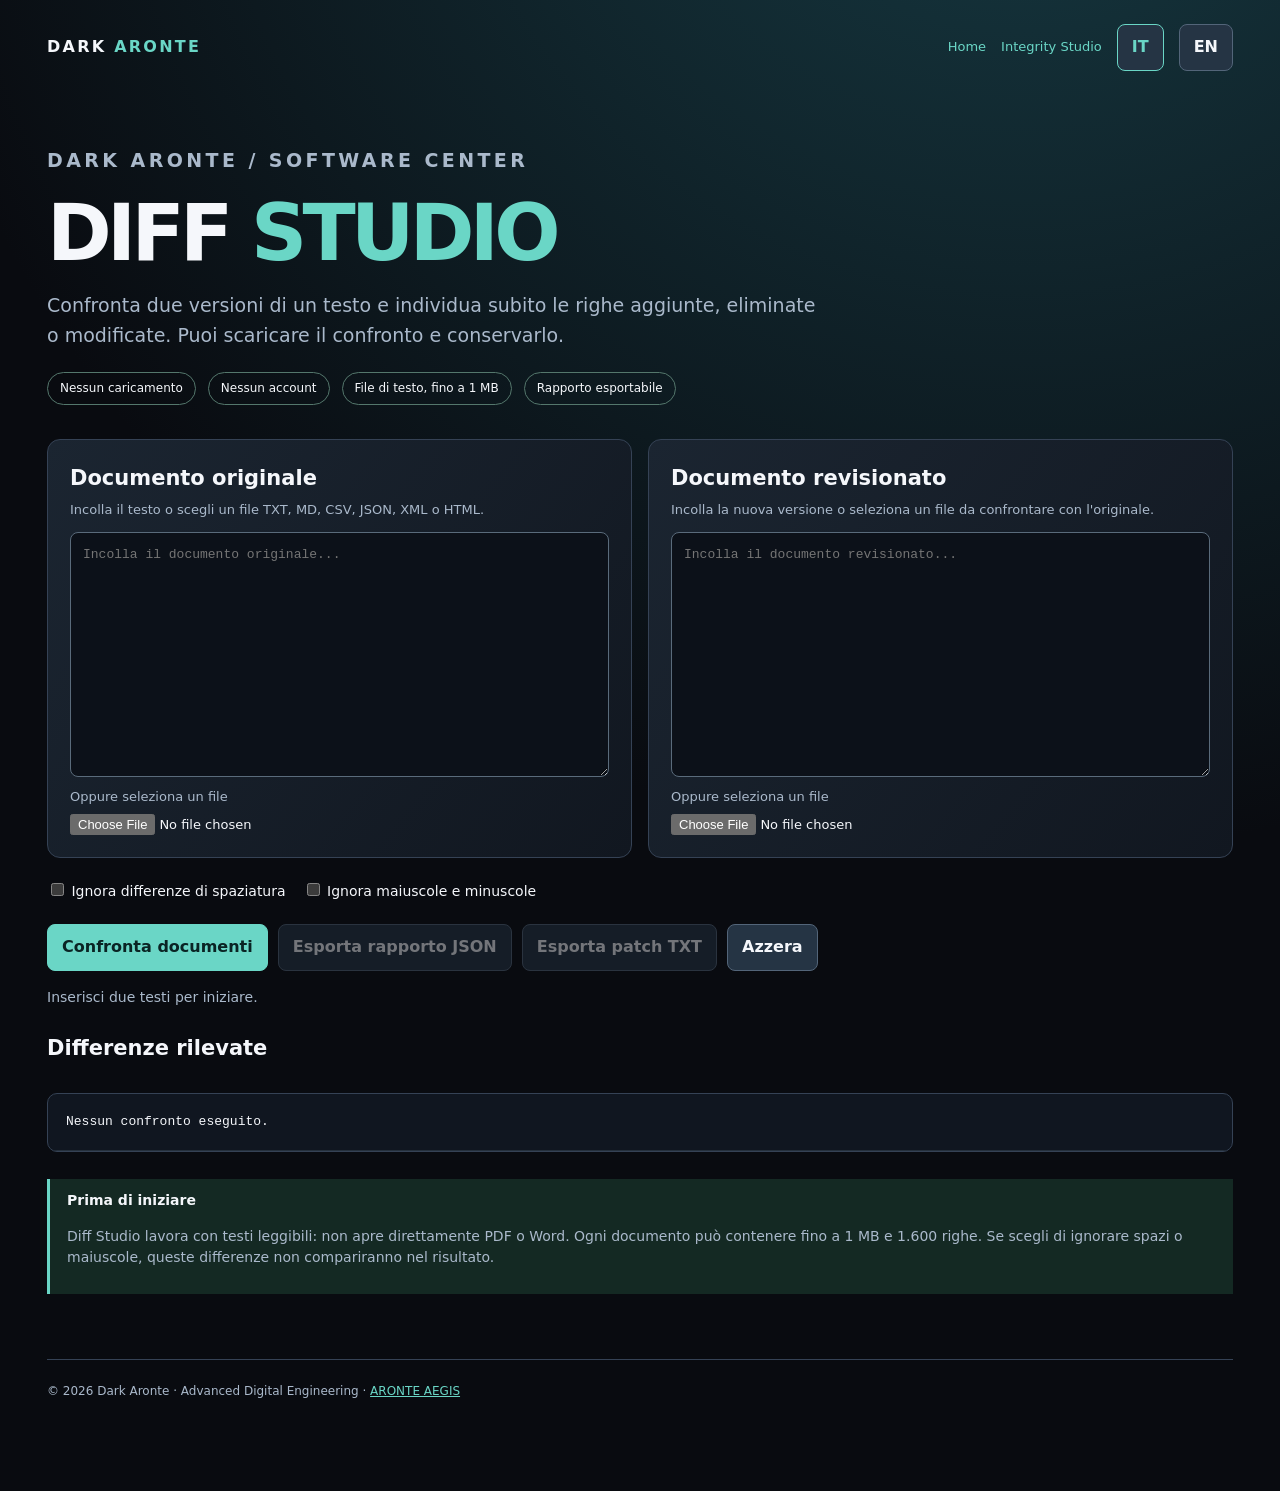
<file: diff-studio.html>
<!doctype html>
<html lang="it"><head><meta http-equiv="Content-Security-Policy" content="default-src 'none'; script-src 'self'; style-src 'self' 'sha256-GYE01uiuEbb6+nGJ61z+v5PklrZQwmmmX6SxFbJCnkA='; style-src-attr 'none'; img-src 'self' data:; font-src 'self' data:; connect-src 'none'; media-src 'self'; object-src 'none'; frame-src 'none'; base-uri 'self'; form-action 'self'; upgrade-insecure-requests"><meta charset="utf-8"><meta name="viewport" content="width=device-width,initial-scale=1">
<title>Diff Studio — Dark Aronte</title><meta name="description" content="Confronta due testi o documenti e genera un rapporto dettagliato delle differenze, offline nel browser.">
<meta name="theme-color" content="#09090d"><link rel="icon" type="image/svg+xml" href="/aegis/aegis.svg">
<link rel="canonical" href="https://dark-aronte.github.io/diff-studio.html">
<meta property="og:title" content="Diff Studio | Dark Aronte"><meta property="og:description" content="Confronto locale di documenti, differenze riga per riga ed esportazione patch.">
<style>
:root{color-scheme:dark;--bg:#090b10;--panel:#171d27;--line:#354255;--text:#f5f7fb;--muted:#aab9cb;--accent:#6ad6c6;--remove:#f6a3ad;--add:#9de9c8}*{box-sizing:border-box}body{margin:0;color:var(--text);background:radial-gradient(circle at 80% -20%,#173c45,transparent 56%),var(--bg);font:16px/1.55 system-ui,Segoe UI,Arial,sans-serif}a{color:var(--accent)}button,textarea,input{font:inherit}.wrap{max-width:1230px;padding:24px 22px 90px;margin:auto}.header{display:flex;align-items:center;justify-content:space-between;flex-wrap:wrap;gap:15px}.brand{font-weight:900;letter-spacing:.14em;color:var(--text);text-decoration:none}.brand b{color:var(--accent)}.nav{display:flex;gap:15px;align-items:center}.nav a{text-decoration:none;font-size:13px}button{color:var(--text);background:#253444;border:1px solid #536579;border-radius:8px;padding:10px 14px;cursor:pointer;font-weight:700}button:disabled{opacity:.45;cursor:not-allowed}button.primary{background:var(--accent);border-color:var(--accent);color:#0a2424}button[aria-pressed=true]{border-color:var(--accent);color:var(--accent)}button:focus-visible,a:focus-visible,textarea:focus-visible,input:focus-visible{outline:3px solid #e7c681;outline-offset:3px}.hero{margin:75px 0 34px}.eyebrow{letter-spacing:.18em;color:var(--accent);font-weight:800;font-size:12px}.hero h1{font-size:clamp(45px,7vw,78px);letter-spacing:-.06em;line-height:1;margin:14px 0}.hero h1 span{color:var(--accent)}.hero p{color:var(--muted);max-width:780px;font-size:19px}.facts{display:flex;gap:12px;flex-wrap:wrap;margin-top:22px}.facts span{font-size:12px;border:1px solid #54776c;border-radius:25px;padding:6px 12px}.grid{display:grid;grid-template-columns:1fr 1fr;gap:16px}.panel{border:1px solid var(--line);border-radius:13px;padding:22px;background:linear-gradient(130deg,#1b2531,#111720)}h2{font-size:21px;margin:0 0 6px}p.help{font-size:13px;color:var(--muted);margin:5px 0 12px}textarea{display:block;width:100%;height:245px;min-height:135px;resize:vertical;padding:12px;background:#0c1119;color:var(--text);border:1px solid #5a6b7b;border-radius:8px;font:13px/1.5 ui-monospace,Consolas,monospace;tab-size:4}label.file{display:block;margin-top:10px;font-size:13px;color:var(--muted)}input[type=file]{display:block;max-width:100%;margin-top:6px;color:var(--text);font-size:13px}.options{display:flex;gap:17px;flex-wrap:wrap;margin:22px 0;align-items:center}.options label{font-size:14px}.options input{accent-color:var(--accent)}.actions{display:flex;gap:10px;flex-wrap:wrap}.status{color:var(--muted);font-size:14px;margin:16px 0;min-height:23px}.summary{display:flex;gap:10px;flex-wrap:wrap;margin:14px 0}.summary span{border:1px solid var(--line);border-radius:7px;padding:6px 12px;font-size:13px}.result{margin-top:22px}.diff{overflow:auto;max-height:650px;border:1px solid var(--line);border-radius:10px;background:#101620}.line{display:grid;grid-template-columns:60px 60px minmax(320px,1fr);gap:0;border-bottom:1px solid #25303c;font:13px/1.55 ui-monospace,Consolas,monospace}.line span{padding:6px 10px;white-space:pre-wrap;overflow-wrap:anywhere}.line .num{text-align:right;color:#9db0c3;border-right:1px solid #344151;user-select:none}.line.del{background:#3a222b}.line.del .content{color:#ffbfca}.line.ins{background:#17392e}.line.ins .content{color:#b5f5db}.line.eq .content{color:#dde7f0}.line.none{display:block;padding:18px}.note{border-left:3px solid var(--accent);background:#142923;margin-top:27px;padding:11px 17px;color:var(--muted);font-size:14px}.note strong{color:var(--text)}footer{border-top:1px solid var(--line);margin-top:65px;padding-top:22px;color:var(--muted);font-size:12px}@media(max-width:760px){.grid{grid-template-columns:1fr}.hero{margin-top:45px}.line{grid-template-columns:42px 42px minmax(230px,1fr)}.line span{padding:6px}.panel{padding:18px}.nav{flex-wrap:wrap}.wrap{padding-inline:15px}}
</style></head><body>
<main class="wrap">
<header class="header"><a class="brand" href="/">DARK <b>ARONTE</b></a><nav class="nav" aria-label="Site navigation"><a href="/">Home</a><a href="/integrity-studio.html">Integrity Studio</a><button type="button" data-lang="it" aria-pressed="true">IT</button><button type="button" data-lang="en" aria-pressed="false">EN</button></nav></header>
<section class="hero"><p class="eyebrow">DARK ARONTE / SOFTWARE CENTER</p><h1>DIFF <span>STUDIO</span></h1>
<p data-it="Confronta due versioni di un testo e individua subito le righe aggiunte, eliminate o modificate. Puoi scaricare il confronto e conservarlo." data-en="Compare two text versions, spot added, removed or changed lines, and download the results.">Confronta due versioni di un testo e individua subito le righe aggiunte, eliminate o modificate. Puoi scaricare il confronto e conservarlo.</p>
<div class="facts"><span data-it="Nessun caricamento" data-en="No uploads">Nessun caricamento</span><span data-it="Nessun account" data-en="No account">Nessun account</span><span data-it="File di testo, fino a 1 MB" data-en="Text files, up to 1 MB">File di testo, fino a 1 MB</span><span data-it="Rapporto esportabile" data-en="Exportable report">Rapporto esportabile</span></div></section>
<section class="grid" aria-label="Documents to compare">
<div class="panel"><h2 data-it="Documento originale" data-en="Original document">Documento originale</h2><p class="help" data-it="Incolla il testo o scegli un file TXT, MD, CSV, JSON, XML o HTML." data-en="Paste your text or select a TXT, MD, CSV, JSON, XML or HTML file.">Incolla il testo o scegli un file TXT, MD, CSV, JSON, XML o HTML.</p><textarea id="left" spellcheck="false" aria-label="Testo originale" placeholder="Incolla il documento originale..."></textarea><label class="file"><span data-it="Oppure seleziona un file" data-en="Or select a file">Oppure seleziona un file</span><input id="leftFile" type="file" accept=".txt,.md,.csv,.json,.xml,.html,.htm,text/*,application/json"></label></div>
<div class="panel"><h2 data-it="Documento revisionato" data-en="Revised document">Documento revisionato</h2><p class="help" data-it="Incolla la nuova versione o seleziona un file da confrontare con l'originale." data-en="Paste the revised version or select a file to compare with the original.">Incolla la nuova versione o seleziona un file da confrontare con l'originale.</p><textarea id="right" spellcheck="false" aria-label="Testo revisionato" placeholder="Incolla il documento revisionato..."></textarea><label class="file"><span data-it="Oppure seleziona un file" data-en="Or select a file">Oppure seleziona un file</span><input id="rightFile" type="file" accept=".txt,.md,.csv,.json,.xml,.html,.htm,text/*,application/json"></label></div>
</section>
<div class="options"><label><input type="checkbox" id="ignoreWhitespace"> <span data-it="Ignora differenze di spaziatura" data-en="Ignore whitespace differences">Ignora differenze di spaziatura</span></label><label><input type="checkbox" id="ignoreCase"> <span data-it="Ignora maiuscole e minuscole" data-en="Ignore case">Ignora maiuscole e minuscole</span></label></div>
<div class="actions"><button type="button" class="primary" id="compare" data-it="Confronta documenti" data-en="Compare documents">Confronta documenti</button><button type="button" id="exportJson" disabled data-it="Esporta rapporto JSON" data-en="Export JSON report">Esporta rapporto JSON</button><button type="button" id="exportPatch" disabled data-it="Esporta patch TXT" data-en="Export text patch">Esporta patch TXT</button><button type="button" id="clear" data-it="Azzera" data-en="Reset">Azzera</button></div>
<p id="status" class="status" role="status" aria-live="polite" data-it="Inserisci due testi per iniziare." data-en="Enter two texts to begin.">Inserisci due testi per iniziare.</p>
<section class="result" aria-labelledby="resultsHeading"><h2 id="resultsHeading" data-it="Differenze rilevate" data-en="Detected differences">Differenze rilevate</h2><div class="summary" id="summary"></div><div id="diff" class="diff" role="region" aria-label="Differenze tra documenti" tabindex="0"><div class="line none" data-it="Nessun confronto eseguito." data-en="No comparison yet.">Nessun confronto eseguito.</div></div></section>
<div class="note"><strong data-it="Prima di iniziare" data-en="Before you start">Prima di iniziare</strong><p data-it="Diff Studio lavora con testi leggibili: non apre direttamente PDF o Word. Ogni documento può contenere fino a 1 MB e 1.600 righe. Se scegli di ignorare spazi o maiuscole, queste differenze non compariranno nel risultato." data-en="Diff Studio works with plain text; it does not open PDF or Word files directly. Each document is limited to 1 MB and 1,600 lines. If you ignore spacing or case, those differences will not appear in the results.">Diff Studio lavora con testi leggibili: non apre direttamente PDF o Word. Ogni documento può contenere fino a 1 MB e 1.600 righe. Se scegli di ignorare spazi o maiuscole, queste differenze non compariranno nel risultato.</p></div>
<footer>© 2026 Dark Aronte · Advanced Digital Engineering · <a href="/aegis-system/">ARONTE AEGIS</a></footer>
</main><script type="module" src="/software/diff-ui.mjs"></script></body></html>
</file>
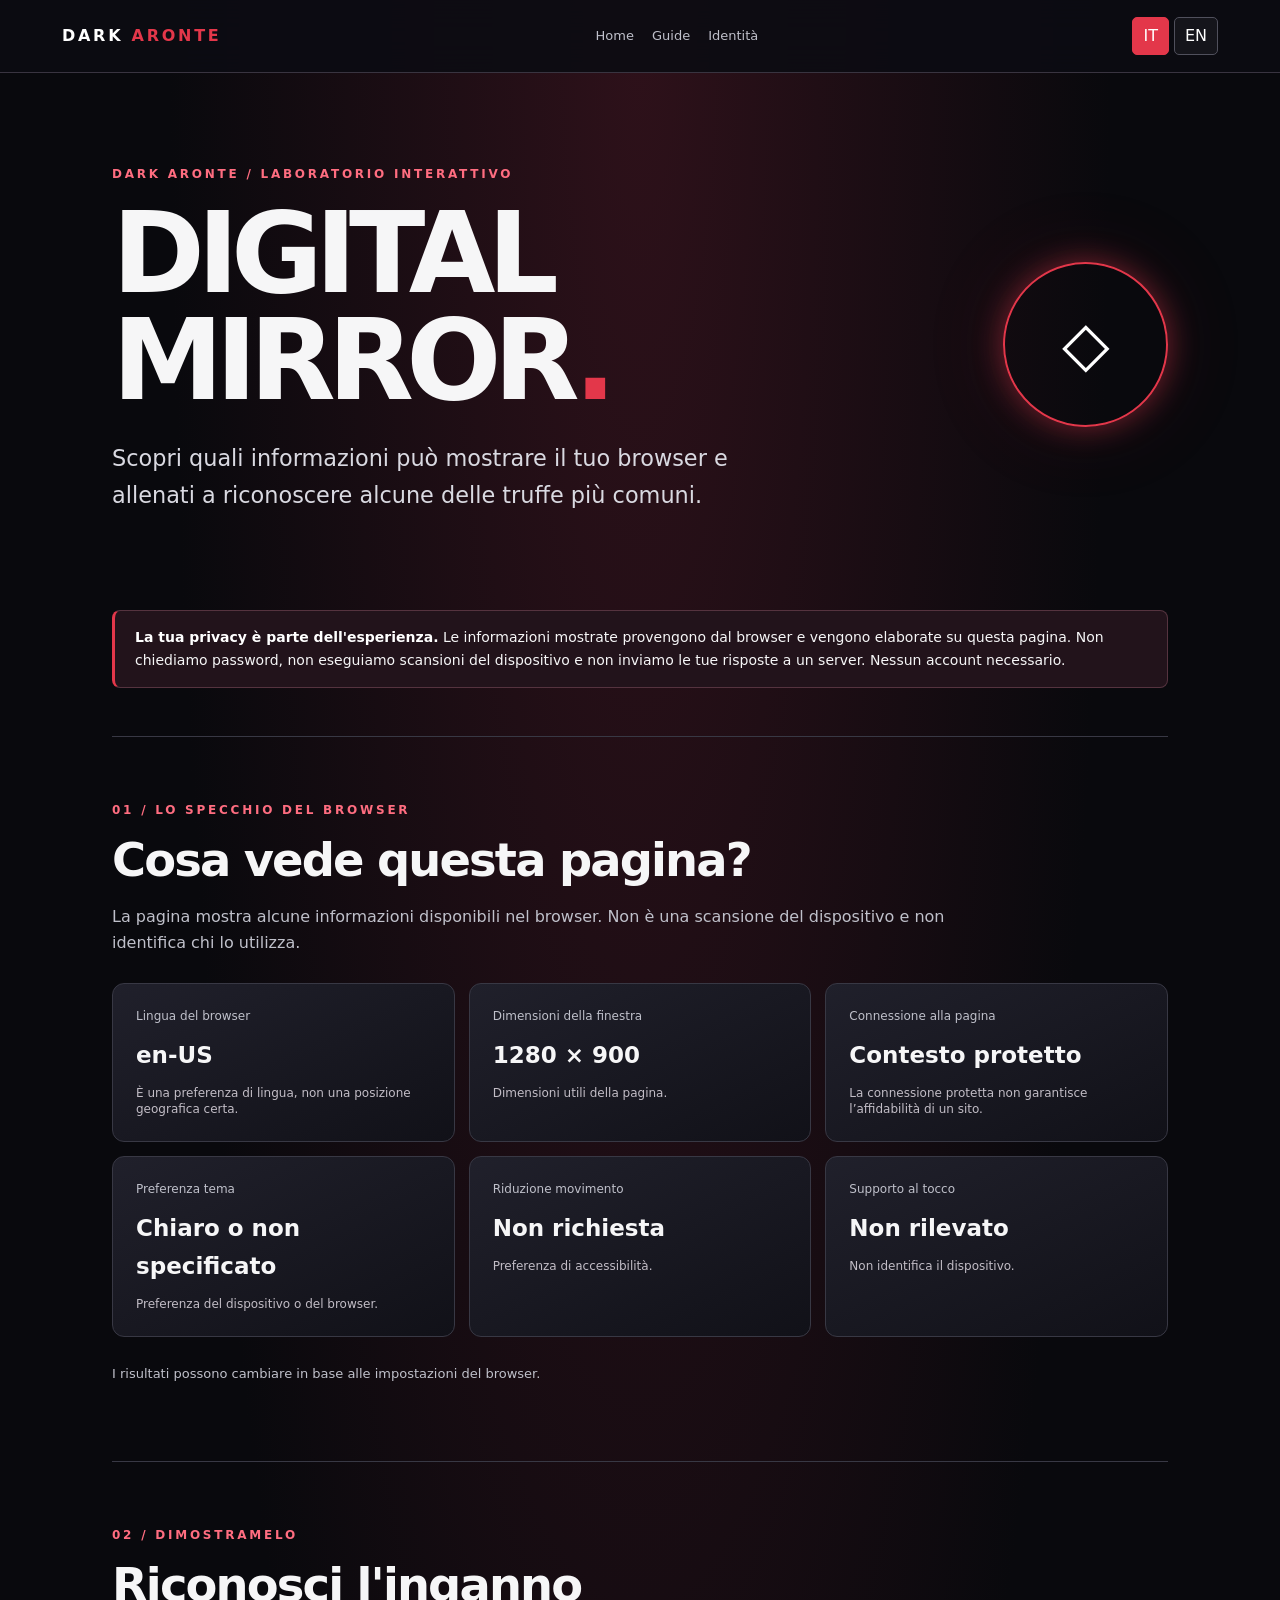
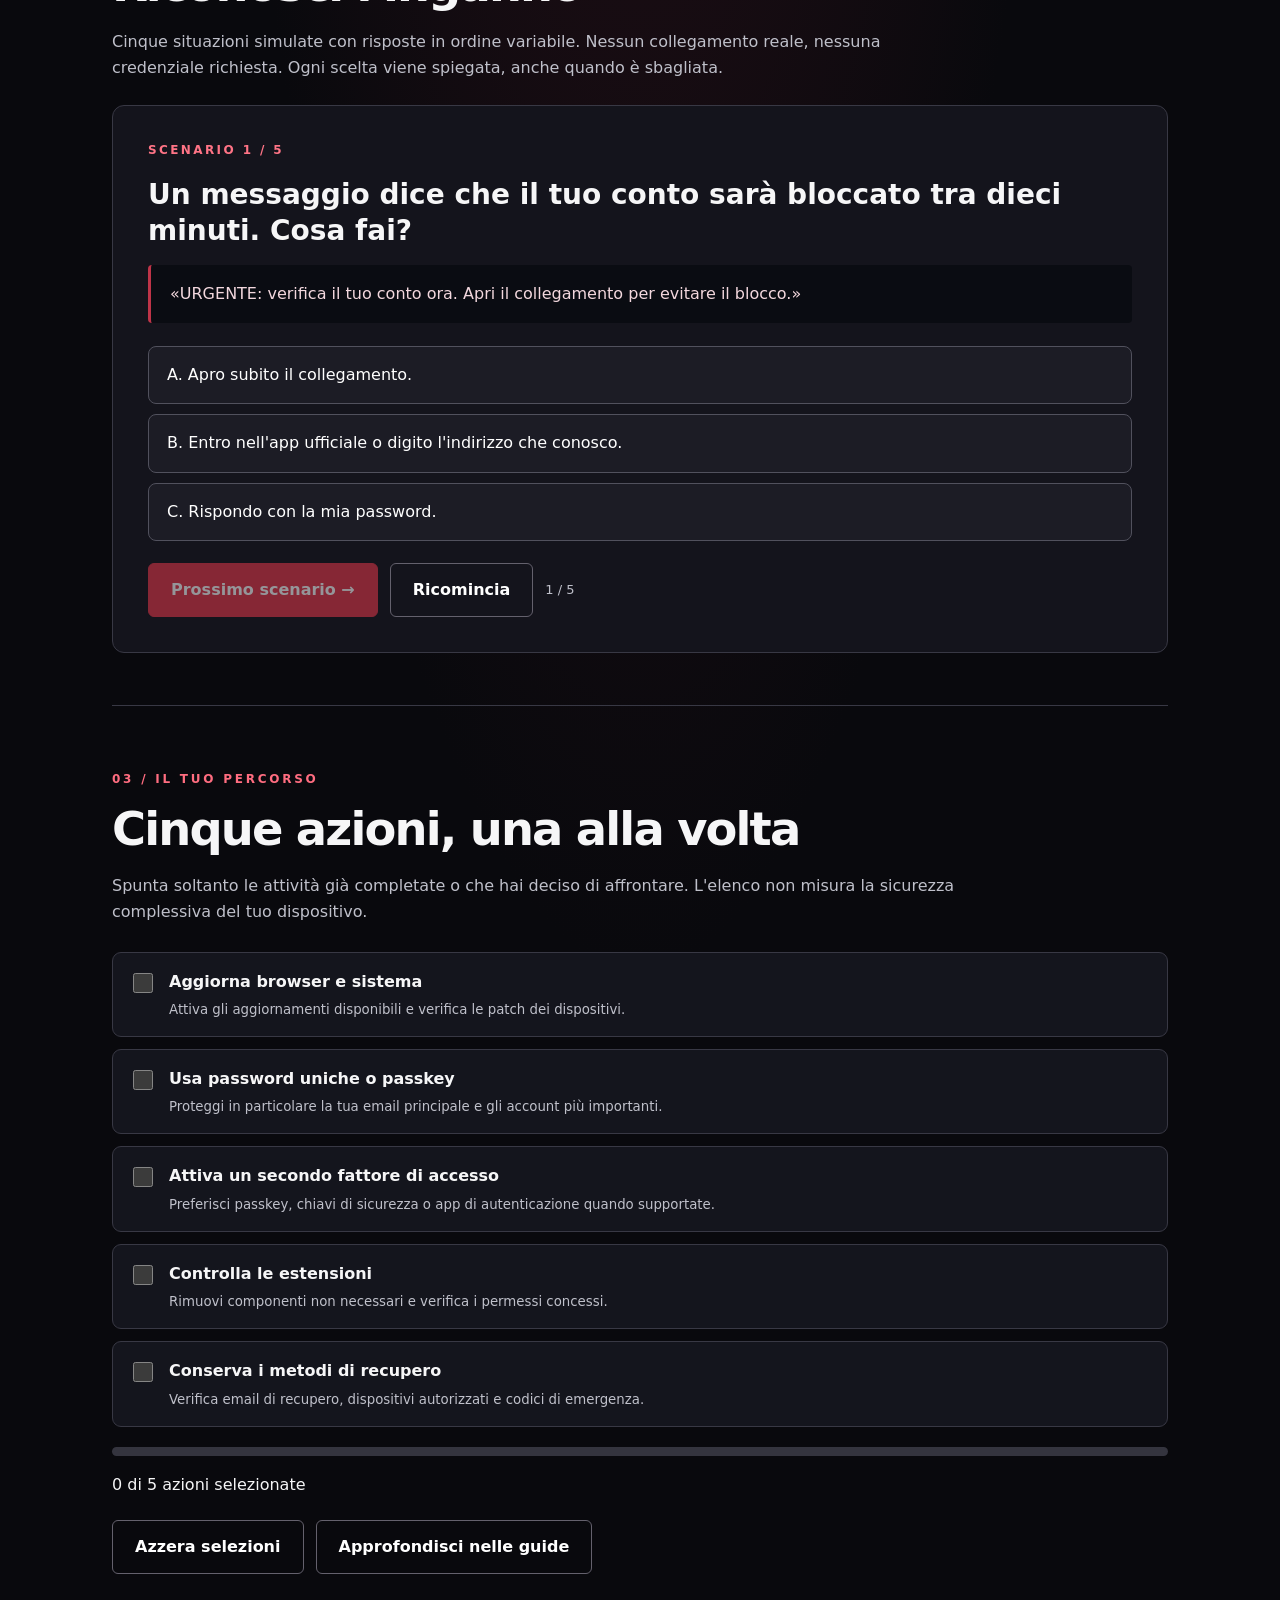
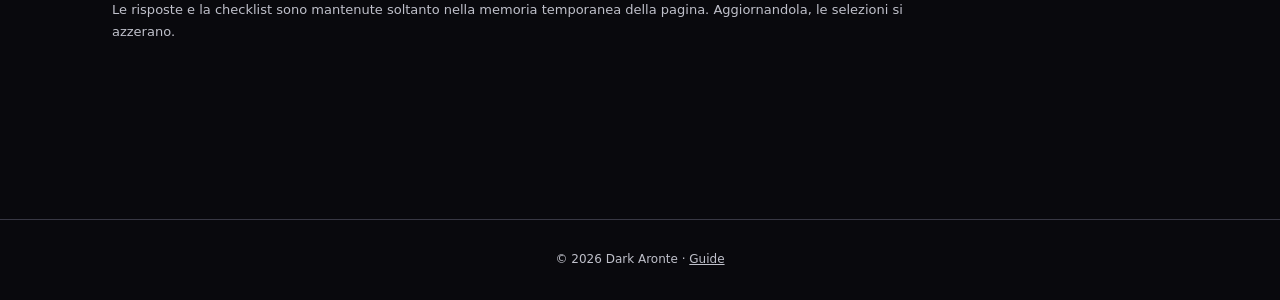
<file: digital-mirror.html>
<!doctype html>
<html lang="it">
<head><link rel="icon" type="image/svg+xml" href="/aegis/aegis.svg"><meta http-equiv="Content-Security-Policy" content="default-src 'none'; script-src 'self' 'sha256-4/95b0Zfjfx/qFDeUs8Z3OsIzCHZyZtVakjyxOtqpGw='; style-src 'self' 'sha256-jIP/nlVRlLijeeKvCRkEGaQABeKE70SslAd1RcbQ8uA='; style-src-attr 'none'; img-src 'self' data:; font-src 'self' data:; connect-src 'none'; media-src 'self'; object-src 'none'; frame-src 'none'; base-uri 'self'; form-action 'self'; upgrade-insecure-requests">
<meta charset="utf-8">
<meta name="viewport" content="width=device-width,initial-scale=1">
<meta name="theme-color" content="#09090d">
<meta name="description" content="Dark Aronte Digital Mirror: scopri quali informazioni tecniche rende disponibili il tuo browser, riconosci messaggi sospetti e impara come proteggerti online.">
<link rel="canonical" href="https://dark-aronte.github.io/digital-mirror.html">
<meta property="og:type" content="website">
<meta property="og:title" content="Digital Mirror | Dark Aronte">
<meta property="og:description" content="Scopri. Comprendi. Proteggiti. Un laboratorio interattivo e gratuito per la sicurezza digitale.">
<meta property="og:url" content="https://dark-aronte.github.io/digital-mirror.html">
<title>Digital Mirror | Dark Aronte</title>
<style>
:root{color-scheme:dark;--bg:#09090d;--panel:#15151e;--line:#383844;--red:#e3374a;--fg:#f6f6f7;--muted:#bfc0ca;--good:#79d5ad}
*{box-sizing:border-box}html{scroll-behavior:smooth}body{margin:0;background:radial-gradient(ellipse at top,#2e111a,#09090d 52%);color:var(--fg);font:16px/1.65 system-ui,-apple-system,"Segoe UI",Arial,sans-serif}button{font:inherit;cursor:pointer}a{color:#ff8798}button:focus-visible,a:focus-visible,input:focus-visible{outline:3px solid #ff8d9c;outline-offset:3px}
header{position:sticky;top:0;z-index:10;background:#0c0c13ed;border-bottom:1px solid #393440;backdrop-filter:blur(16px)}.head{max-width:1200px;margin:auto;display:flex;justify-content:space-between;align-items:center;gap:12px;padding:17px 22px}.brand{color:white;font-weight:900;letter-spacing:.17em;text-decoration:none;white-space:nowrap}.brand strong{color:var(--red)}.head nav{display:flex;align-items:center;gap:18px}.head nav a{color:var(--muted);font-size:13px;text-decoration:none}.languages{display:flex;gap:5px}.languages button{padding:5px 10px;background:#15151b;border:1px solid #50505c;border-radius:5px;color:white}.languages button[aria-pressed="true"]{background:var(--red);border-color:var(--red)}main{max-width:1100px;margin:auto;padding:0 22px 100px}.hero{padding:80px 0 54px;display:grid;grid-template-columns:1fr auto;align-items:center;gap:25px}.over{font-size:12px;color:#ff6d80;letter-spacing:.23em;text-transform:uppercase;font-weight:900}.hero h1{font-size:clamp(3.3rem,9vw,7rem);line-height:.95;letter-spacing:-.07em;margin:15px 0 27px}.lead{font-size:clamp(1.1rem,2.4vw,1.4rem);max-width:650px;color:#d9d9e1}.muted{color:var(--muted)}.orb{border:2px solid var(--red);border-radius:50%;height:165px;width:165px;display:grid;place-items:center;box-shadow:0 0 30px #e3374a77,0 0 85px #e3374a20;transform:rotate(-14deg);font-size:62px;color:white}.orb span{transform:rotate(14deg)}.policy{border:1px solid #55333f;border-left:3px solid var(--red);background:#22131b;padding:15px 20px;border-radius:8px;margin:20px 0 48px}.policy p{margin:0;font-size:14px}.policy strong{color:#fff}.section{border-top:1px solid var(--line);padding:52px 0}.section h2{font-size:clamp(1.8rem,4vw,2.9rem);line-height:1.18;letter-spacing:-.04em;margin:10px 0 16px}.section p{max-width:850px}.cards{display:grid;grid-template-columns:repeat(3,minmax(0,1fr));gap:14px;margin:26px 0}.card{background:linear-gradient(155deg,#20202b,#111118);border:1px solid var(--line);padding:23px;border-radius:12px;min-height:153px}.card .small{font-size:12px;color:var(--muted)}.card .value{font-weight:800;font-size:clamp(18px,2.2vw,23px);overflow-wrap:anywhere;margin:10px 0}.card .hint{font-size:12px;color:#c2bdc6;line-height:1.4}.btn{border-radius:6px;background:var(--red);border:1px solid var(--red);color:white;padding:13px 22px;font-weight:800;text-decoration:none;display:inline-flex;align-items:center;justify-content:center;gap:8px}.btn.ghost{background:transparent;border-color:#64616d}.btn:disabled{opacity:.55;cursor:not-allowed}.line{display:flex;gap:12px;flex-wrap:wrap;align-items:center;margin-top:22px}.scenario{border:1px solid var(--line);border-radius:12px;background:#14141c;padding:clamp(19px,4vw,35px);margin-top:24px}.scenario .num{color:#ff7486;font-size:12px;letter-spacing:.2em;font-weight:800}.scenario h3{font-size:clamp(20px,3vw,28px);line-height:1.28;margin:16px 0}.example{background:#0a0c12;border-left:3px solid #bf3448;padding:17px 19px;overflow-wrap:anywhere;line-height:1.5;border-radius:4px;color:#f3d8de}.choices{display:grid;gap:10px;margin-top:23px}.choice{text-align:left;color:white;background:#1c1c25;border:1px solid #51515d;padding:15px 18px;border-radius:8px}.choice:hover:not(:disabled){border-color:#e3374a}.choice.selected{border-color:#f05265;background:#301b25}.feedback{margin-top:23px;border:1px solid #51645d;border-left:3px solid var(--good);border-radius:6px;padding:18px;background:#15221c}.feedback strong{color:#a2f5c9}.feedback p{margin:6px 0 0}.counter{font-variant-numeric:tabular-nums;color:var(--muted);font-size:13px}.steps{display:grid;gap:12px;margin-top:26px}.step{display:flex;align-items:flex-start;gap:13px;border:1px solid var(--line);padding:16px;border-radius:9px;background:#14151d}.step input{width:20px;height:20px;accent-color:var(--red);margin-top:4px;flex-shrink:0}.step label{cursor:pointer;flex:1}.step small{display:block;color:var(--muted);line-height:1.5;margin-top:5px}.progress{height:9px;background:#34343e;border-radius:10px;overflow:hidden;margin-top:20px}.progress span{display:block;background:var(--red);height:100%;width:0;transition:width .2s}.endnote{color:var(--muted);font-size:13px;margin:25px 0}.langblock[hidden]{display:none!important}footer{padding:30px 22px;text-align:center;color:var(--muted);border-top:1px solid var(--line);font-size:12px}footer a{color:var(--muted)}@media(max-width:760px){.hero{grid-template-columns:1fr;padding-top:52px}.orb{display:none}.cards{grid-template-columns:repeat(2,minmax(0,1fr))}}@media(max-width:520px){.head{flex-wrap:wrap}.head nav{order:3;width:100%}.cards{grid-template-columns:1fr}main{padding:0 18px 65px}.section{padding:39px 0}}@media print{header,.orb,.line,.languages,footer{display:none!important}body{background:#fff;color:#111}.section{border-color:#ddd}.card,.scenario,.step{background:#fff;color:#111;border-color:#aaa}.muted,.endnote{color:#333}.feedback{background:#fff;color:#111}}@media(prefers-reduced-motion:reduce){html{scroll-behavior:auto}.progress span{transition:none}}
.aegis-accent{color:var(--red)}/* Mobile: compact facts and a consistent two-line header. */
@media(max-width:520px){
 .head{padding:12px 16px;gap:8px}
 .brand{font-size:15px;letter-spacing:.12em}
 .languages{margin-left:auto}
 .languages button{padding:6px 11px}
 .head nav{gap:18px;padding-top:3px;overflow-x:auto;white-space:nowrap;scrollbar-width:none}
 .head nav::-webkit-scrollbar{display:none}
 .head nav a{font-size:13px}
 .cards{gap:8px;margin:16px 0}
 .card{display:grid;grid-template-columns:minmax(0,1fr) minmax(0,1.25fr);align-items:center;gap:10px;padding:14px 15px;min-height:0;border-radius:9px}
 .card .small{font-size:12px;line-height:1.35}
 .card .value{font-size:clamp(14px,3.8vw,18px);margin:0;line-height:1.35;text-align:right}
 .card .hint{display:none}
 .section{padding:31px 0}
 .section h2{font-size:clamp(25px,6vw,32px)}
 .hero{padding:34px 0 28px}
 .policy{margin:15px 0 28px;padding:13px 16px}
}
</style>
</head>
<body>
<header><link rel="icon" type="image/svg+xml" href="/aegis/aegis.svg"><div class="head"><a class="brand" href="/">DARK <strong>ARONTE</strong></a><nav aria-label="Navigazione"><a href="/" data-nav="home">Home</a><a href="/guide/" data-nav="guide">Guide</a><a href="/identita.html" data-nav="identity">Identità</a></nav><div class="languages"><button id="lang-it" type="button" aria-pressed="true">IT</button><button id="lang-en" type="button" aria-pressed="false">EN</button></div></div></header>
<main id="main">
<section class="hero"><div><p class="over">DARK ARONTE / LABORATORIO INTERATTIVO</p><h1>DIGITAL<br>MIRROR<span class="aegis-accent">.</span></h1><p class="lead" id="heroLead">Scopri quali informazioni può mostrare il tuo browser e allenati a riconoscere alcune delle truffe più comuni.</p></div><div class="orb" aria-hidden="true"><span>◇</span></div></section>
<div class="policy" role="note"><p id="privacyNotice"><strong>La tua privacy è parte dell'esperienza.</strong> Le informazioni mostrate provengono dal browser e vengono elaborate su questa pagina. Non chiediamo password, non eseguiamo scansioni del dispositivo e non inviamo le tue risposte a un server. Nessun account necessario.</p></div>
<section class="section" id="mirror"><p class="over" id="mirrorKicker">01 / LO SPECCHIO DEL BROWSER</p><h2 id="mirrorTitle">Cosa vede questa pagina?</h2><p id="mirrorIntro" class="muted">La pagina mostra alcune informazioni disponibili nel browser. Non è una scansione del dispositivo e non identifica chi lo utilizza.</p><div class="cards" id="cards" aria-live="polite"></div><p class="endnote" id="mirrorFoot">I risultati possono cambiare in base alle impostazioni del browser.</p></section>
<section class="section" id="lab"><p class="over" id="labKicker">02 / DIMOSTRAMELO</p><h2 id="labTitle">Riconosci l'inganno</h2><p class="muted" id="labIntro">Cinque situazioni simulate con risposte in ordine variabile. Nessun collegamento reale, nessuna credenziale richiesta. Ogni scelta viene spiegata, anche quando è sbagliata.</p><div class="scenario"><div class="num" id="scenarioNum">SCENARIO 1 / 5</div><h3 id="question"></h3><div class="example" id="example"></div><div class="choices" id="choices" role="group" aria-label="Possible answers"></div><div class="feedback" id="feedback" hidden aria-live="polite"><strong id="feedbackTitle"></strong><p id="feedbackBody"></p></div><div class="line"><button type="button" class="btn" id="next" disabled>Prossimo scenario →</button><button type="button" class="btn ghost" id="reset">Ricomincia</button><span class="counter" id="questionCounter">1 / 5</span></div></div></section>
<section class="section" id="protection"><p class="over" id="planKicker">03 / IL TUO PERCORSO</p><h2 id="planTitle">Cinque azioni, una alla volta</h2><p class="muted" id="planIntro">Spunta soltanto le attività già completate o che hai deciso di affrontare. L'elenco non misura la sicurezza complessiva del tuo dispositivo.</p><div class="steps" id="checklist"></div><div class="progress" aria-hidden="true"><span id="progress"></span></div><p id="progressLabel" aria-live="polite"></p><div class="line"><button class="btn ghost" id="clearChecklist" type="button">Azzera selezioni</button><a class="btn ghost" href="/guide/" id="guidesLink">Approfondisci nelle guide</a></div><p class="endnote" id="endNote">La checklist e le risposte restano soltanto nella memoria temporanea di questa pagina. Per azzerare tutto, aggiorna la pagina.</p></section>
</main><footer>© <span id="year">2026</span> Dark Aronte · <a href="/guide/" data-nav="guide">Guide</a></footer>
<script>
"use strict";
(()=>{
const $=id=>document.getElementById(id);
const languageButtons={it:$("lang-it"),en:$("lang-en")};
const texts={
it:{
heroLead:"Scopri quali informazioni può mostrare il tuo browser e allenati a riconoscere alcune delle truffe più comuni.",
privacyNotice:"<strong>La tua privacy è parte dell'esperienza.</strong> Le informazioni mostrate provengono dal browser e vengono elaborate su questa pagina. Non chiediamo password, non eseguiamo scansioni del dispositivo e non inviamo le tue risposte a un server. Nessun account necessario.",
mirrorKicker:"01 / LO SPECCHIO DEL BROWSER",mirrorTitle:"Cosa vede questa pagina?",mirrorIntro:"La pagina mostra alcune informazioni disponibili nel browser. Non è una scansione del dispositivo e non identifica chi lo utilizza.",mirrorFoot:"I risultati possono cambiare in base alle impostazioni del browser.",
labKicker:"02 / DIMOSTRAMELO",labTitle:"Riconosci l'inganno",labIntro:"Cinque situazioni simulate con risposte in ordine variabile. Nessun collegamento reale, nessuna credenziale richiesta. Ogni scelta viene spiegata, anche quando è sbagliata.",
planKicker:"03 / IL TUO PERCORSO",planTitle:"Cinque azioni, una alla volta",planIntro:"Spunta soltanto le attività già completate o che hai deciso di affrontare. L'elenco non misura la sicurezza complessiva del tuo dispositivo.",
next:"Prossimo scenario →",restart:"Ricomincia",complete:"Rivedi gli scenari →",clearChecklist:"Azzera selezioni",guidesLink:"Approfondisci nelle guide",endNote:"Le risposte e la checklist sono mantenute soltanto nella memoria temporanea della pagina. Aggiornandola, le selezioni si azzerano.",feedbackCorrect:"Scelta corretta",feedbackExplain:"Ecco cosa osservare",progress:n=>n+" di 5 azioni selezionate",
cards:[
["Lingua del browser",()=>navigator.language||"Non disponibile","È una preferenza di lingua, non una posizione geografica certa."],
["Dimensioni della finestra",()=>innerWidth+" × "+innerHeight,"Dimensioni utili della pagina."],
["Connessione alla pagina",()=>isSecureContext?"Contesto protetto":"Contesto non protetto","La connessione protetta non garantisce l’affidabilità di un sito."],
["Preferenza tema",()=>matchMedia("(prefers-color-scheme: dark)").matches?"Scuro":"Chiaro o non specificato","Preferenza del dispositivo o del browser."],
["Riduzione movimento",()=>matchMedia("(prefers-reduced-motion: reduce)").matches?"Richiesta":"Non richiesta","Preferenza di accessibilità."],
["Supporto al tocco",()=>navigator.maxTouchPoints>0?"Disponibile":"Non rilevato","Non identifica il dispositivo."]
],
scenarios:[
{q:"Un messaggio dice che il tuo conto sarà bloccato tra dieci minuti. Cosa fai?",ex:"«URGENTE: verifica il tuo conto ora. Apri il collegamento per evitare il blocco.»",choices:["Apro subito il collegamento.","Entro nell'app ufficiale o digito l'indirizzo che conosco.","Rispondo con la mia password."],correct:1,explain:"L'urgenza artificiale è un segnale frequente nelle truffe. Controlla eventuali avvisi dal canale ufficiale, senza seguire il collegamento ricevuto."},
{q:"Un sito mostra HTTPS e un lucchetto. Significa che è necessariamente autentico?",ex:"https://banca-esempio.example.verifica-accesso.test",choices:["Sì, HTTPS certifica che appartiene alla banca.","No, HTTPS cifra la connessione ma non conferma l'identità commerciale del sito.","Sì, purché abbia un logo ben fatto."],correct:1,explain:"Il dominio del nostro esempio è verifica-accesso.test, non il nome della banca suggerito all'inizio. Anche un sito ingannevole può utilizzare HTTPS. L'indirizzo è soltanto illustrativo."},
{q:"Una pagina ti chiede di incollare un comando nel terminale per dimostrare che non sei un robot.",ex:"«Verifica automatica fallita: copia questo comando per continuare.»",choices:["Lo eseguo perché è una verifica tecnica.","Chiudo la pagina e verifico il servizio da una fonte ufficiale.","Disattivo l'antivirus per completare la procedura."],correct:1,explain:"Una verifica del browser non dovrebbe richiedere l'esecuzione di comandi sconosciuti. Questo è un segnale di forte rischio."},
{q:"Ricevi una richiesta di confermare un accesso che non hai iniziato.",ex:"«Approva questo accesso sul tuo dispositivo.»",choices:["La approvo per far sparire la notifica.","La rifiuto e controllo la sicurezza dell'account ufficiale.","Comunico il codice ricevuto a chi mi ha scritto."],correct:1,explain:"Non approvare richieste di autenticazione non iniziate da te. Se le notifiche sono ripetute, controlla credenziali, sessioni e fattori di accesso."},
{q:"Un QR code su un volantino ti porta a una pagina che richiede dati personali.",ex:"«Scansiona per ottenere subito il tuo premio.»",choices:["Il QR code è automaticamente affidabile.","Controllo destinazione e fonte prima di inserire qualsiasi informazione.","Inserisco i dati perché il codice è stampato."],correct:1,explain:"Un QR code è soltanto un modo di aprire un indirizzo. Controlla la destinazione come faresti con un collegamento ricevuto via email."}
],
steps:[
["Aggiorna browser e sistema","Attiva gli aggiornamenti disponibili e verifica le patch dei dispositivi."],
["Usa password uniche o passkey","Proteggi in particolare la tua email principale e gli account più importanti."],
["Attiva un secondo fattore di accesso","Preferisci passkey, chiavi di sicurezza o app di autenticazione quando supportate."],
["Controlla le estensioni","Rimuovi componenti non necessari e verifica i permessi concessi."],
["Conserva i metodi di recupero","Verifica email di recupero, dispositivi autorizzati e codici di emergenza."]
]},
en:{
heroLead:"Discover. Understand. Protect yourself. An interactive experience to learn what your browser reveals and how to spot online scams.",
privacyNotice:"<strong>Your privacy is part of the experience.</strong> Browser information is processed on this page. We do not ask for passwords, scan your device, or send your answers to a server. No account required.",
mirrorKicker:"01 / BROWSER MIRROR",mirrorTitle:"What can this page see?",mirrorIntro:"Your browser may expose these technical characteristics to a website. This is not a security scan and does not reveal your personal identity.",mirrorFoot:"Note: some values depend on browser settings. They do not, by themselves, prove that a website can identify you.",
labKicker:"02 / SHOW ME",labTitle:"Spot the deception",labIntro:"Five fictional situations with answers in varying order. No real links, no credentials requested. Every choice is explained, even incorrect ones.",
planKicker:"03 / YOUR SECURITY PATH",planTitle:"Five actions, one at a time",planIntro:"Select actions you have completed or decided to address. This list does not measure your device's overall security.",
next:"Next scenario →",restart:"Start over",complete:"Review scenarios →",clearChecklist:"Clear selections",guidesLink:"Explore the guides",endNote:"Your answers and checklist remain only in the page's temporary memory. Reloading the page clears selections.",feedbackCorrect:"Correct choice",feedbackExplain:"Here's what to look for",progress:n=>n+" of 5 actions selected",
cards:[
["Browser language",()=>navigator.language||"Unavailable","A language preference, not proof of geographical location."],
["Window size",()=>innerWidth+" × "+innerHeight,"Available page dimensions."],
["Connection to this page",()=>isSecureContext?"Secure context":"Not a secure context","A secure connection does not guarantee a trustworthy site."],
["Theme preference",()=>matchMedia("(prefers-color-scheme: dark)").matches?"Dark":"Light or unspecified","Browser or device preference."],
["Reduced motion",()=>matchMedia("(prefers-reduced-motion: reduce)").matches?"Requested":"Not requested","An accessibility preference."],
["Touch support",()=>navigator.maxTouchPoints>0?"Available":"Not detected","Does not identify your device."]
],
scenarios:[
{q:"A message says your bank account will be locked in ten minutes. What do you do?",ex:"“URGENT: verify your account now to avoid suspension.”",choices:["Open the message's link immediately.","Open the official app or type the address I already know.","Reply with my password."],correct:1,explain:"Artificial urgency is common in scams. Check notifications through an independent official channel."},
{q:"A website uses HTTPS and a lock symbol. Is it necessarily genuine?",ex:"https://banca-esempio.example.verifica-accesso.test",choices:["Yes. HTTPS certifies the bank's identity.","No. HTTPS encrypts traffic but does not certify the operator's legitimacy.","Yes, if the logo looks professional."],correct:1,explain:"Our sample domain is verifica-accesso.test, not the bank-like label at the beginning. Deceptive sites can use HTTPS too. The address is fictional."},
{q:"A webpage asks you to paste a command into a terminal to prove you're human.",ex:"“Automatic verification failed: copy this command to continue.”",choices:["Run it because it's a technical check.","Close the page and verify the service from an official source.","Disable security software to proceed."],correct:1,explain:"Normal browser verification should not require executing unknown commands. Treat this as a serious warning sign."},
{q:"You receive a sign-in approval request you did not initiate.",ex:"“Approve this sign-in on your device.”",choices:["Approve it to dismiss the prompt.","Reject it and review the account's security through its official website.","Send the verification code to the sender."],correct:1,explain:"Never approve unrequested authentication prompts. Repeated requests are a reason to review credentials and authorized sessions."},
{q:"A QR code on a flyer opens a page asking for personal information.",ex:"“Scan to claim your prize instantly.”",choices:["QR codes are always trustworthy.","Check the destination and source before entering any information.","Enter details because the code is printed."],correct:1,explain:"QR codes are simply another way to open links. Verify their destination like any unfamiliar URL."}
],
steps:[
["Update your browser and system","Enable supported updates and review security patches."],
["Use unique passwords or passkeys","Prioritize your primary email and important accounts."],
["Enable a second authentication factor","Prefer passkeys, security keys or authenticator apps when supported."],
["Review your browser extensions","Remove unneeded extensions and check their permissions."],
["Secure recovery options","Review recovery email, authorized devices and backup codes."]
]}
};
let lang="it",current=0,selected=-1;const checks=[false,false,false,false,false];function shuffled(){const a=[0,1,2];for(let i=a.length-1;i>0;i--){const j=Math.floor(Math.random()*(i+1));[a[i],a[j]]=[a[j],a[i]]}return a}let optionOrder=shuffled();
function setText(id,value){$(id).textContent=value}
function setLang(v){lang=v;document.documentElement.lang=v;document.querySelectorAll("[data-nav]").forEach(a=>{a.textContent=({it:{home:"Home",guide:"Guide",identity:"Identità"},en:{home:"Home",guide:"Guides",identity:"Identity"}})[v][a.dataset.nav]});languageButtons.it.setAttribute("aria-pressed",String(v==="it"));languageButtons.en.setAttribute("aria-pressed",String(v==="en"));const t=texts[v];for(const key of ["heroLead","mirrorKicker","mirrorTitle","mirrorIntro","mirrorFoot","labKicker","labTitle","labIntro","planKicker","planTitle","planIntro","endNote"]){setText(key,t[key])}$("privacyNotice").innerHTML=t.privacyNotice;setText("next",selected<0?t.next:current===t.scenarios.length-1?t.complete:t.next);setText("reset",t.restart);setText("clearChecklist",t.clearChecklist);setText("guidesLink",t.guidesLink);renderCards();renderScenario();renderChecklist()}
function renderCards(){const root=$("cards");root.replaceChildren();texts[lang].cards.forEach(([title,get,hint])=>{const e=document.createElement("div");e.className="card";const a=document.createElement("div");a.className="small";a.textContent=title;const b=document.createElement("div");b.className="value";try{b.textContent=String(get())}catch{b.textContent="—"}const c=document.createElement("div");c.className="hint";c.textContent=hint;e.append(a,b,c);root.appendChild(e)})}
function renderScenario(){const t=texts[lang],s=t.scenarios[current];setText("scenarioNum",(lang==="it"?"SCENARIO ":"SCENARIO ")+(current+1)+" / "+t.scenarios.length);setText("question",s.q);setText("example",s.ex);setText("questionCounter",(current+1)+" / "+t.scenarios.length);const holder=$("choices");holder.replaceChildren();optionOrder.forEach((i,displayIndex)=>{const choice=s.choices[i];const b=document.createElement("button");b.className="choice"+(selected===i?" selected":"");b.type="button";b.textContent=String.fromCharCode(65+displayIndex)+". "+choice;b.disabled=selected!==-1;b.setAttribute("aria-pressed",String(selected===i));b.addEventListener("click",()=>{selected=i;renderScenario()});holder.appendChild(b)});$("feedback").hidden=selected===-1;if(selected!==-1){setText("feedbackTitle",selected===s.correct?t.feedbackCorrect:t.feedbackExplain);setText("feedbackBody",s.explain)}$("next").disabled=selected===-1;setText("next",current===t.scenarios.length-1?t.complete:t.next)}
function renderChecklist(){const holder=$("checklist");holder.replaceChildren();texts[lang].steps.forEach(([title,description],i)=>{const div=document.createElement("div");div.className="step";const input=document.createElement("input");input.type="checkbox";input.checked=checks[i];input.id="step-"+i;const label=document.createElement("label");label.htmlFor=input.id;const strong=document.createElement("strong");strong.textContent=title;const small=document.createElement("small");small.textContent=description;label.append(strong,small);input.addEventListener("change",()=>{checks[i]=input.checked;updateProgress()});div.append(input,label);holder.appendChild(div)});updateProgress()}
function updateProgress(){const count=checks.filter(Boolean).length;setText("progressLabel",texts[lang].progress(count));$("progress").style.width=(count*20)+"%"}
languageButtons.it.addEventListener("click",()=>setLang("it"));languageButtons.en.addEventListener("click",()=>setLang("en"));
$("next").addEventListener("click",()=>{if(selected===-1)return;current=(current+1)%texts[lang].scenarios.length;selected=-1;optionOrder=shuffled();renderScenario()});
$("reset").addEventListener("click",()=>{current=0;selected=-1;optionOrder=shuffled();renderScenario()});
$("clearChecklist").addEventListener("click",()=>{checks.fill(false);renderChecklist()});
window.addEventListener("resize",renderCards);
setText("year",new Date().getFullYear());setLang("it");
})();
</script>
</body>
</html>
</file>
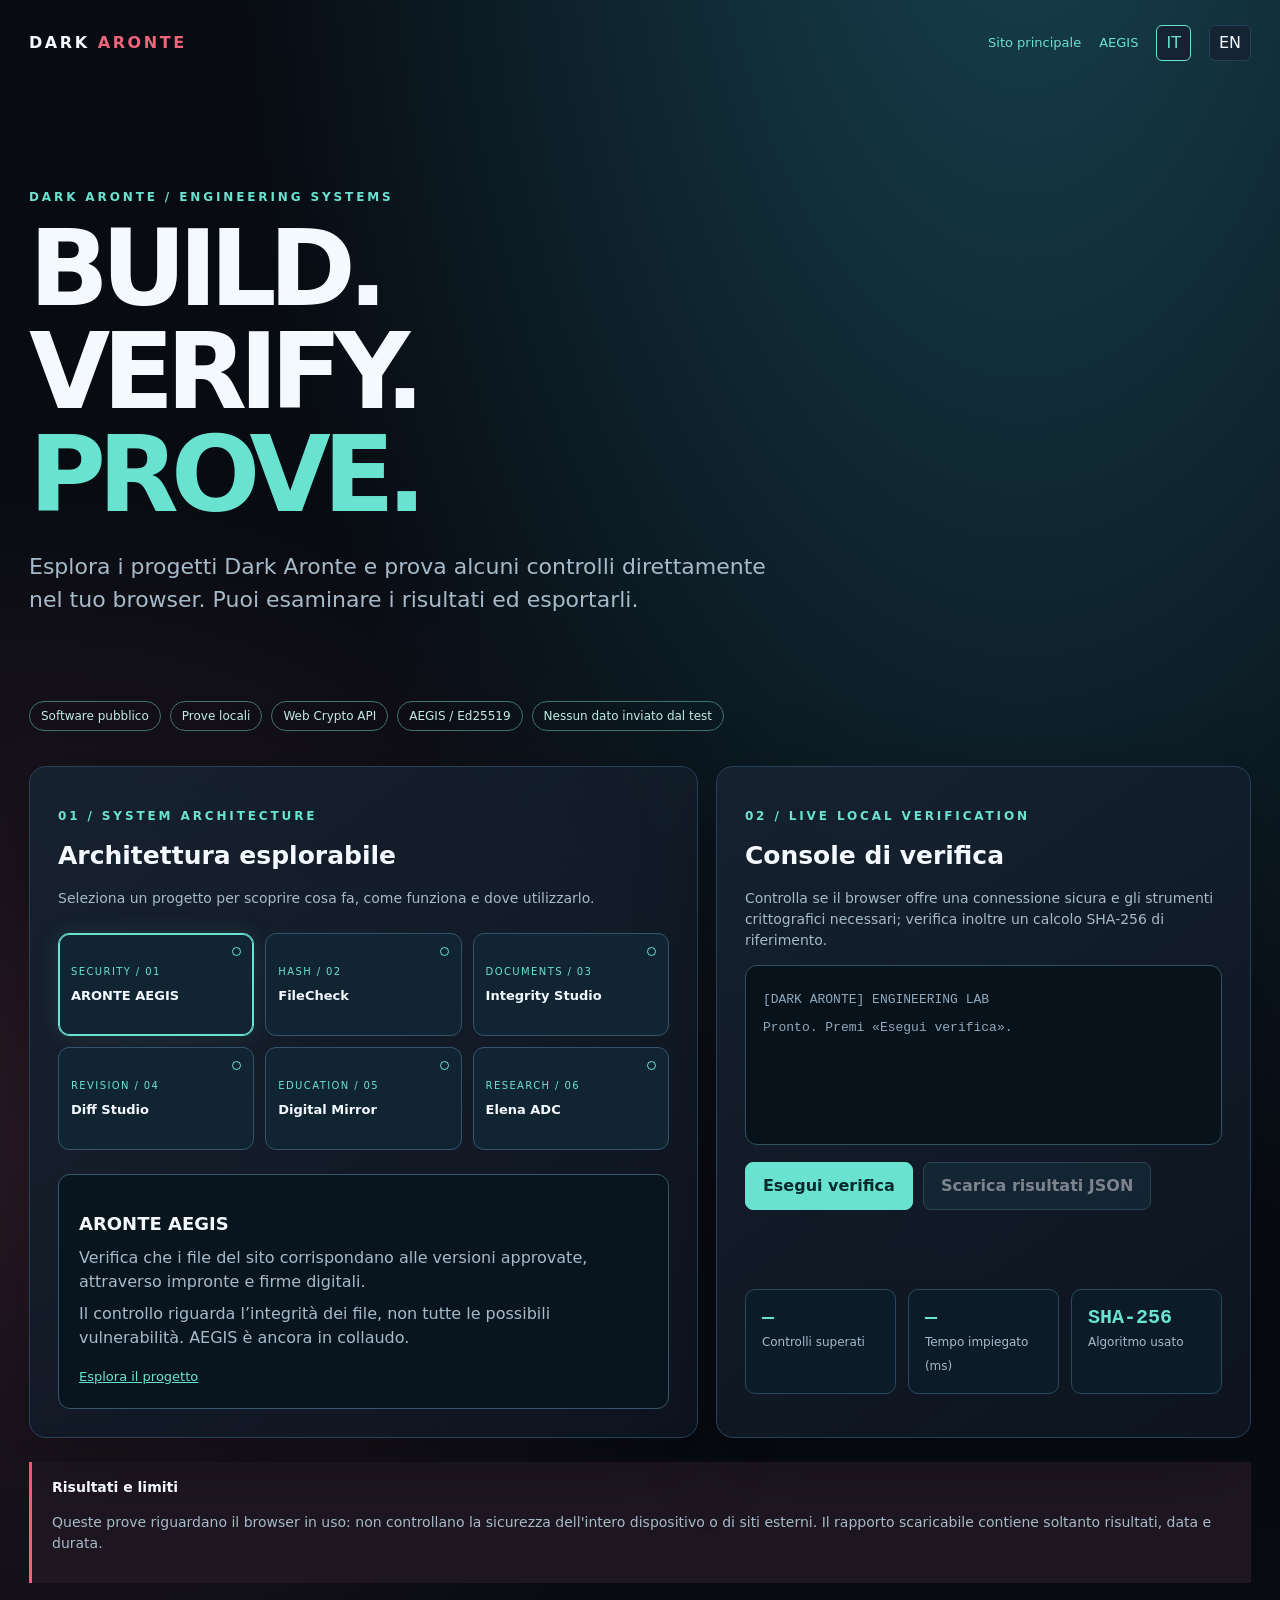
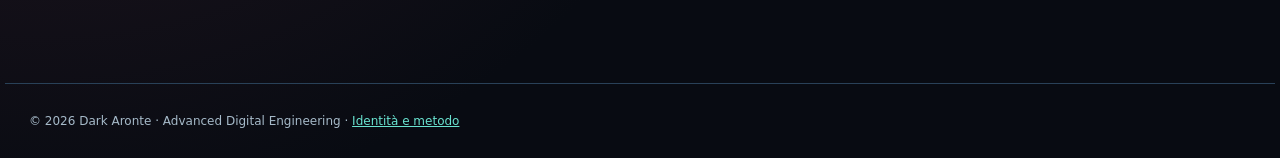
<file: engineering-lab.html>
<!doctype html>
<html lang="it"><head><meta http-equiv="Content-Security-Policy" content="default-src 'none'; script-src 'self'; style-src 'self' 'sha256-0Ql0Kcggnsz85e0ZVLjmHyS/bnZGiR9NVEPtkqHzKrI='; style-src-attr 'none'; img-src 'self' data:; font-src 'self' data:; connect-src 'none'; media-src 'self'; object-src 'none'; frame-src 'none'; base-uri 'self'; form-action 'self'; upgrade-insecure-requests"><meta charset="utf-8"><meta name="viewport" content="width=device-width,initial-scale=1"><meta name="theme-color" content="#080b12">
<title>Engineering Lab — Dark Aronte</title><meta name="description" content="Esplora l'architettura software di Dark Aronte ed esegui verifiche crittografiche locali riproducibili.">
<link rel="canonical" href="https://dark-aronte.github.io/engineering-lab.html"><link rel="icon" href="/aegis/aegis.svg" type="image/svg+xml">
<meta property="og:title" content="Engineering Lab | Dark Aronte"><meta property="og:description" content="Architetture verificabili, software reale e diagnostica locale riproducibile.">
<style>
:root{color-scheme:dark;--bg:#080b12;--glass:#111b28;--line:#294158;--accent:#69e3d0;--pink:#ed6579;--ink:#f4f8ff;--mute:#a6bac9}*{box-sizing:border-box}body{margin:0;color:var(--ink);font:16px/1.5 system-ui,Segoe UI,sans-serif;background:radial-gradient(ellipse at 80% -15%,#174451 0,transparent 55%),radial-gradient(ellipse at 3% 65%,#291924 0,transparent 42%),var(--bg)}a{color:var(--accent)}a:focus-visible,button:focus-visible{outline:3px solid #f8d080;outline-offset:3px}button{font:inherit;cursor:pointer}header{max-width:1270px;margin:auto;display:flex;justify-content:space-between;align-items:center;gap:15px;padding:25px 24px}.brand{letter-spacing:.16em;text-decoration:none;font-weight:900;color:var(--ink)}.brand b{color:var(--pink)}.nav{display:flex;gap:18px;align-items:center;flex-wrap:wrap}.nav a{font-size:13px;text-decoration:none}.lang{border:1px solid var(--line);border-radius:6px;padding:5px 9px;background:#152432;color:var(--ink)}.lang[aria-pressed=true]{border-color:var(--accent);color:var(--accent)}main{max-width:1270px;padding:25px 24px 100px;margin:auto}.eyebrow{letter-spacing:.24em;color:var(--accent);font-size:12px;font-weight:800}.hero{padding:65px 0 43px}.hero h1{font-size:clamp(46px,9vw,105px);letter-spacing:-.075em;line-height:.98;margin:12px 0 23px}.hero h1 em{font-style:normal;color:var(--accent)}.hero>p:last-child{max-width:740px;color:var(--mute);font-size:clamp(17px,2.2vw,22px)}.signal{display:flex;flex-wrap:wrap;gap:9px;margin:20px 0 35px}.signal span{font-size:12px;border:1px solid #42746b;border-radius:99px;padding:5px 11px;color:#c1eee5}.columns{display:grid;grid-template-columns:1.25fr 1fr;gap:18px}.panel{padding:28px;border:1px solid var(--line);border-radius:17px;background:linear-gradient(145deg,#162230e8,#0e1521d9);box-shadow:0 24px 80px #0004}h2{font-size:25px;margin:0 0 9px}h3{font-size:18px;margin:15px 0 9px}.sub{color:var(--mute);font-size:14px}.architecture{display:grid;grid-template-columns:repeat(3,minmax(0,1fr));gap:11px;margin:24px 0}.node{position:relative;text-align:left;min-height:103px;border:1px solid #35546b;background:#102432;color:var(--ink);border-radius:11px;padding:15px 12px;transition:transform .15s,border .15s}.node:hover{transform:translateY(-3px)}.node[aria-pressed=true]{border-color:var(--accent);box-shadow:inset 0 0 0 1px var(--accent),0 0 23px #69e3d020}.node small{display:block;color:var(--accent);font-size:10px;letter-spacing:.14em;margin-bottom:7px}.node strong{display:block;font-size:13px;overflow-wrap:anywhere}.node:before{content:'';position:absolute;right:12px;top:13px;width:7px;height:7px;border:1px solid var(--accent);border-radius:50%}.detail{min-height:182px;background:#09151e;border:1px solid #35596a;border-radius:12px;padding:20px}.detail p{color:var(--mute);margin:8px 0}.detail a{display:inline-block;margin-top:9px;font-size:13px}.console{font:13px/1.65 ui-monospace,Consolas,monospace;border:1px solid #2f5260;border-radius:12px;background:#07121a;padding:17px;min-height:180px}.console p{margin:6px 0;overflow-wrap:anywhere}.console .ok{color:#6de7b4}.console .warn{color:#f1c68a}.console .muted{color:#91a8bb}.actions{display:flex;gap:10px;flex-wrap:wrap;margin:17px 0}.btn{border:1px solid #467783;padding:11px 17px;border-radius:8px;color:var(--ink);background:#183342;font-weight:700}.btn.primary{background:var(--accent);color:#062a2b;border-color:var(--accent)}.btn:disabled{opacity:.48;cursor:not-allowed}.report{color:var(--mute);font-size:13px;min-height:40px}.stats{margin-top:22px;display:grid;grid-template-columns:repeat(3,1fr);gap:12px}.stat{border:1px solid #29495c;border-radius:10px;padding:16px;background:#0b1b28}.stat strong{font:700 20px ui-monospace,monospace;color:var(--accent);display:block}.stat span{font-size:12px;color:var(--mute)}.disclosure{border-left:3px solid var(--pink);padding:15px 20px;background:#1e1721;color:var(--mute);margin-top:24px;font-size:14px}.disclosure strong{color:var(--ink)}footer{max-width:1270px;margin:auto;border-top:1px solid var(--line);padding:28px 24px;color:var(--mute);font-size:12px}@media(max-width:910px){.columns{grid-template-columns:1fr}.hero{padding-top:38px}}@media(max-width:530px){main{padding-inline:15px}header{padding-inline:15px}.panel{padding:18px}.architecture{grid-template-columns:repeat(2,minmax(0,1fr))}.stats{grid-template-columns:1fr}.hero h1{font-size:clamp(48px,14vw,74px)}}@media(prefers-reduced-motion:reduce){*,*:before,*:after{transition:none!important}}
</style></head><body>
<header><a class="brand" href="/">DARK <b>ARONTE</b></a><nav class="nav" aria-label="Navigation"><a href="/" data-it="Sito principale" data-en="Main site">Sito principale</a><a href="/aegis-system/">AEGIS</a><button class="lang" type="button" data-lang="it" aria-pressed="true">IT</button><button class="lang" type="button" data-lang="en" aria-pressed="false">EN</button></nav></header>
<main><section class="hero"><p class="eyebrow">DARK ARONTE / ENGINEERING SYSTEMS</p><h1>BUILD.<br>VERIFY.<br><em>PROVE.</em></h1><p data-it="Esplora i progetti Dark Aronte e prova alcuni controlli direttamente nel tuo browser. Puoi esaminare i risultati ed esportarli." data-en="Explore Dark Aronte projects and run checks in your browser. Review the results and export them.">Esplora i progetti Dark Aronte e prova alcuni controlli direttamente nel tuo browser. Puoi esaminare i risultati ed esportarli.</p></section>
<div class="signal"><span data-it="Software pubblico" data-en="Published software">Software pubblico</span><span data-it="Prove locali" data-en="Local checks">Prove locali</span><span>Web Crypto API</span><span>AEGIS / Ed25519</span><span data-it="Nessun dato inviato dal test" data-en="No test data sent">Nessun dato inviato dal test</span></div>
<div class="columns">
<section class="panel" aria-labelledby="arch-title"><p class="eyebrow">01 / SYSTEM ARCHITECTURE</p><h2 id="arch-title" data-it="Architettura esplorabile" data-en="Explore the architecture">Architettura esplorabile</h2><p class="sub" data-it="Seleziona un progetto per scoprire cosa fa, come funziona e dove utilizzarlo." data-en="Select a project to learn what it does, how it works and where to use it.">Seleziona un progetto per scoprire cosa fa, come funziona e dove utilizzarlo.</p><div id="nodes" class="architecture" role="group" aria-label="Software modules">
<button class="node" data-module="aegis" aria-pressed="true"><small>SECURITY / 01</small><strong>ARONTE AEGIS</strong></button>
<button class="node" data-module="filecheck" aria-pressed="false"><small>HASH / 02</small><strong>FileCheck</strong></button>
<button class="node" data-module="integrity" aria-pressed="false"><small>DOCUMENTS / 03</small><strong>Integrity Studio</strong></button>
<button class="node" data-module="diff" aria-pressed="false"><small>REVISION / 04</small><strong>Diff Studio</strong></button>
<button class="node" data-module="mirror" aria-pressed="false"><small>EDUCATION / 05</small><strong>Digital Mirror</strong></button>
<button class="node" data-module="elena" aria-pressed="false"><small>RESEARCH / 06</small><strong>Elena ADC</strong></button>
</div><div id="detail" class="detail" role="region" aria-live="polite"><h3 id="detailTitle">ARONTE AEGIS</h3><p id="detailBody"></p><p id="detailLimit"></p><a id="detailLink" href="/aegis-system/">Esplora il sistema</a></div></section>
<section class="panel" aria-labelledby="console-title"><p class="eyebrow">02 / LIVE LOCAL VERIFICATION</p><h2 id="console-title" data-it="Console di verifica" data-en="Verification console">Console di verifica</h2><p class="sub" data-it="Controlla se il browser offre una connessione sicura e gli strumenti crittografici necessari; verifica inoltre un calcolo SHA-256 di riferimento." data-en="Checks whether your browser supports a secure context and cryptographic features, then verifies a reference SHA-256 calculation.">Controlla se il browser offre una connessione sicura e gli strumenti crittografici necessari; verifica inoltre un calcolo SHA-256 di riferimento.</p>
<div class="console" id="terminal" aria-live="polite"><p class="muted">[DARK ARONTE] ENGINEERING LAB</p><p class="muted" id="terminalPrompt" data-it="Pronto. Premi «Esegui verifica»." data-en="Ready. Press “Run checks”.">Pronto. Premi «Esegui verifica».</p></div><div class="actions"><button id="run" class="btn primary" data-it="Esegui verifica" data-en="Run checks">Esegui verifica</button><button id="export" class="btn" disabled data-it="Scarica risultati JSON" data-en="Download JSON results">Scarica risultati JSON</button></div><p id="result" class="report" role="status" aria-live="polite"></p><div class="stats"><div class="stat"><strong id="checks">—</strong><span data-it="Controlli superati" data-en="Checks passed">Controlli superati</span></div><div class="stat"><strong id="duration">—</strong><span data-it="Tempo impiegato (ms)" data-en="Elapsed time (ms)">Tempo impiegato (ms)</span></div><div class="stat"><strong id="engine">SHA-256</strong><span data-it="Algoritmo usato" data-en="Algorithm used">Algoritmo usato</span></div></div></section></div>
<aside class="disclosure"><strong data-it="Risultati e limiti" data-en="What the results mean">Risultati e limiti</strong><p data-it="Queste prove riguardano il browser in uso: non controllano la sicurezza dell'intero dispositivo o di siti esterni. Il rapporto scaricabile contiene soltanto risultati, data e durata." data-en="These checks concern your current browser. They do not assess your device's overall security or external websites. The download contains only the results, date and duration.">Queste prove riguardano il browser in uso: non controllano la sicurezza dell'intero dispositivo o di siti esterni. Il rapporto scaricabile contiene soltanto risultati, data e durata.</p></aside>
</main><footer>© 2026 Dark Aronte · Advanced Digital Engineering · <a href="/identita.html" data-it="Identità e metodo" data-en="Identity and method">Identità e metodo</a></footer>
<script type="module" src="/software/engineering-lab.mjs"></script></body></html>
</file>
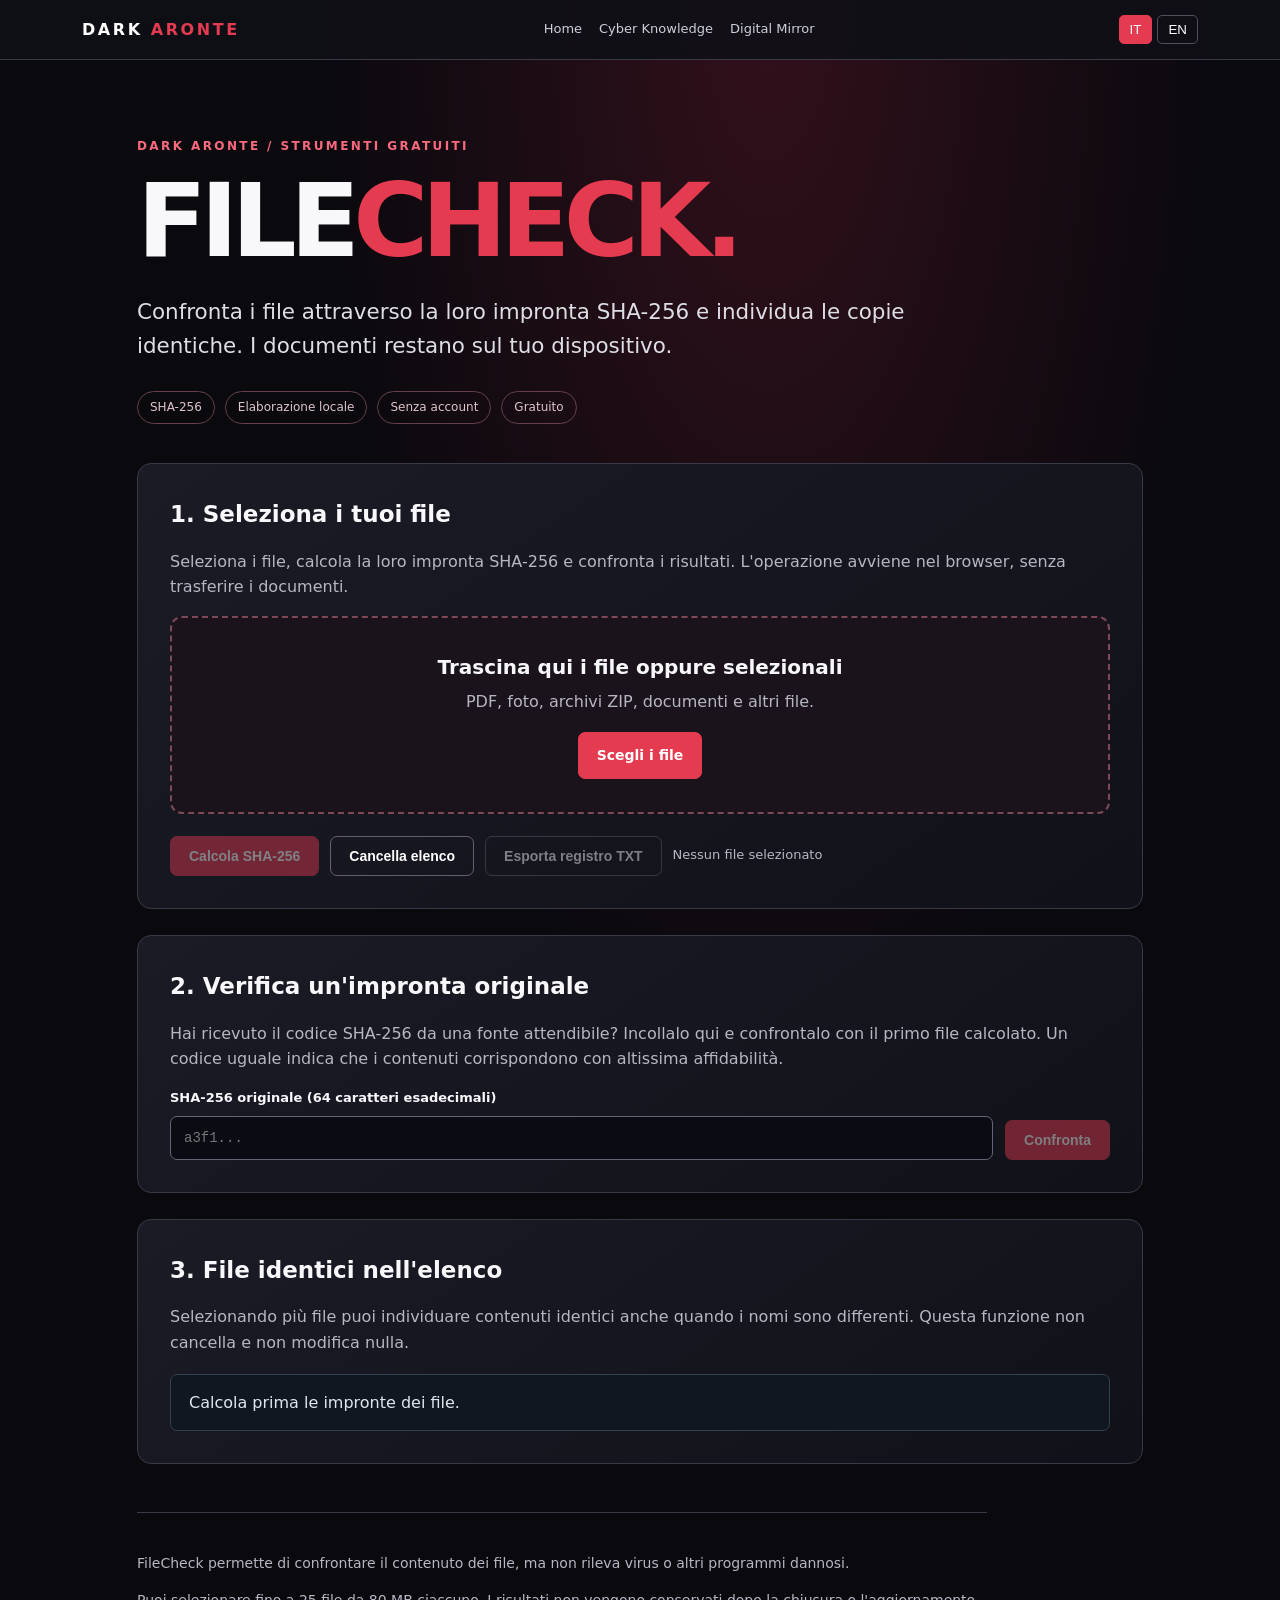
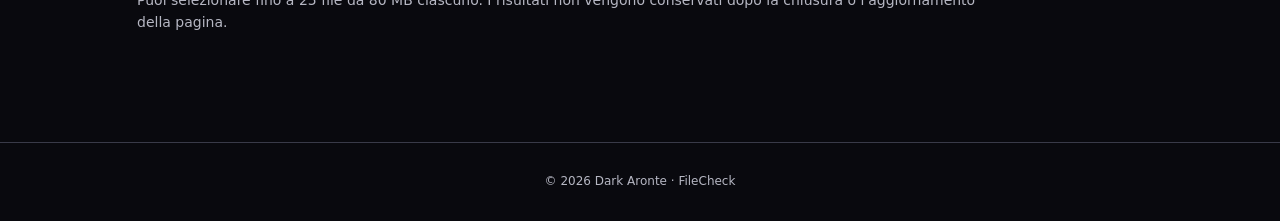
<file: filecheck.html>
<!doctype html>
<html lang="it"><head><link rel="icon" type="image/svg+xml" href="/aegis/aegis.svg"><meta http-equiv="Content-Security-Policy" content="default-src 'none'; script-src 'self' 'sha256-hz1y5pZ7YyiXh6+MOGLmQ47e+pXurnOCJGv6a5H2pfI='; style-src 'self' 'sha256-u11Dze/3t586y5Gs7miGoOaKizoBowPA03nbanHSir4='; style-src-attr 'none'; img-src 'self' data:; font-src 'self' data:; connect-src 'none'; media-src 'self'; object-src 'none'; frame-src 'none'; base-uri 'self'; form-action 'self'; upgrade-insecure-requests">
<meta charset="utf-8"><meta name="viewport" content="width=device-width, initial-scale=1">
<meta name="theme-color" content="#08090e">
<title>Dark Aronte FileCheck — verifica integrità file</title>
<meta name="description" content="Calcola e confronta impronte SHA-256 dei tuoi file, identifica duplicati identici e scarica un registro di verifica. Tutto nel browser, senza inviare i file a un server.">
<link rel="canonical" href="https://dark-aronte.github.io/filecheck.html">
<meta property="og:title" content="Dark Aronte FileCheck — Strumento gratuito">
<meta property="og:description" content="Verifica l'integrità dei file in locale. SHA-256, confronto e duplicati.">
<style>
:root{color-scheme:dark;--bg:#09090e;--panel:#171821;--line:#393a48;--fg:#f8f8fb;--muted:#b6b7c3;--red:#e43b50;--green:#8de4b2}
*{box-sizing:border-box}html{scroll-behavior:smooth}body{margin:0;background:radial-gradient(ellipse at 60% 0%,#32101b 0,#09090e 42%);color:var(--fg);font:16px/1.6 system-ui,-apple-system,"Segoe UI",sans-serif}
a{color:#ff7e91;text-underline-offset:4px}a:focus-visible,button:focus-visible,input:focus-visible{outline:3px solid #ff94a3;outline-offset:3px}
header{border-bottom:1px solid var(--line);background:#101016e8;position:sticky;top:0;z-index:4}header>div{max-width:1160px;margin:auto;padding:15px 22px;display:flex;justify-content:space-between;align-items:center;gap:16px;flex-wrap:wrap}.brand{color:white;text-decoration:none;font-size:16px;font-weight:900;letter-spacing:.16em}.brand b{color:var(--red)}nav{display:flex;gap:17px;align-items:center;font-size:13px}nav a{color:#cdced8;text-decoration:none}.lang{display:flex;gap:5px}.lang button{border:1px solid #50505b;background:transparent;color:white;border-radius:5px;padding:6px 10px;cursor:pointer}.lang button[aria-pressed=true]{background:var(--red);border-color:var(--red)}
main{max-width:1050px;margin:auto;padding:65px 22px 95px}.eyebrow{font-size:12px;color:#fb697e;letter-spacing:.2em;font-weight:900;text-transform:uppercase}.hero h1{font-size:clamp(3.1rem,9vw,6.4rem);letter-spacing:-.066em;line-height:1.02;margin:13px 0 19px}.hero h1 span{color:var(--red)}.hero .lead{font-size:clamp(1.08rem,2.5vw,1.34rem);color:#dedee6;max-width:780px}.pills{display:flex;gap:10px;flex-wrap:wrap;margin:27px 0 39px}.pill{border:1px solid #65404a;color:#dfc4ca;padding:6px 12px;border-radius:50px;font-size:12px}
.panel{background:linear-gradient(145deg,#1b1b26,#111119);border:1px solid var(--line);padding:clamp(18px,4vw,32px);border-radius:14px;margin:26px 0}.panel h2{font-size:23px;margin:0 0 13px}.muted{color:var(--muted)}.small{font-size:13px;color:var(--muted)}
.drop{border:2px dashed #7b4a56;border-radius:12px;background:#1b131b;padding:33px 20px;text-align:center;transition:.15s;cursor:pointer}.drop:focus-visible{outline:3px solid #ff94a3;outline-offset:3px}.drop.over{border-color:#ff6179;background:#2c1721}.drop strong{display:block;font-size:20px}.drop p{margin:6px 0 18px;color:var(--muted)}.button{display:inline-flex;align-items:center;justify-content:center;gap:8px;border:1px solid var(--red);border-radius:7px;background:var(--red);color:#fff;cursor:pointer;font-size:14px;font-weight:750;padding:11px 18px;text-decoration:none}.button.secondary{background:transparent;border-color:#66606c}.button:disabled{opacity:.45;cursor:not-allowed}
.controls{display:flex;gap:11px;flex-wrap:wrap;margin-top:22px;align-items:center}.summary{padding:15px 18px;background:#111720;border:1px solid #34404d;border-radius:7px;color:#e0e5ee;margin-top:18px}.error{border-color:#8a3a48;background:#2c1820}.good{color:var(--green)}.progress{height:8px;overflow:hidden;border-radius:50px;background:#33343e;margin-top:13px}.progress span{height:100%;width:0;display:block;background:var(--red);transition:width .15s}
.tablewrap{overflow:auto;margin-top:19px;border:1px solid var(--line);border-radius:9px}table{border-collapse:collapse;width:100%;min-width:520px;text-align:left}th,td{border-bottom:1px solid #373742;padding:13px 15px;vertical-align:top}th{background:#22232d;color:#d8d9e0;font-size:12px;white-space:nowrap}td{font-size:13px}.file{font-weight:700;overflow-wrap:anywhere;max-width:230px}.hash{font:12px/1.7 ui-monospace,SFMono-Regular,Consolas,monospace;word-break:break-all;color:#dddde8}.flag{color:var(--green)}.compact{padding:6px 10px;font-size:12px}.hidden{display:none!important}.compare-grid{display:grid;grid-template-columns:1fr auto;gap:12px;align-items:end}.compare-grid label{font-size:13px;font-weight:700;display:block;margin-bottom:7px}.compare-grid input{width:100%;padding:13px;border:1px solid #666474;border-radius:7px;background:#0b0c13;color:#fff;font:14px ui-monospace,monospace}.footnotes{border-top:1px solid var(--line);margin-top:48px;padding-top:25px;max-width:850px;color:var(--muted);font-size:14px}footer{border-top:1px solid var(--line);text-align:center;padding:29px;color:var(--muted);font-size:12px}@media(max-width:640px){main{padding:43px 18px 65px}.compare-grid{grid-template-columns:1fr}.button{width:auto}.drop{padding:25px 12px}}@media(prefers-reduced-motion:reduce){.progress span{transition:none}}
</style></head>
<body><header><link rel="icon" type="image/svg+xml" href="/aegis/aegis.svg"><div><a class="brand" href="/">DARK <b>ARONTE</b></a><nav><a href="/">Home</a><a href="/guide/">Cyber Knowledge</a><a href="/digital-mirror.html">Digital Mirror</a></nav><div class="lang"><button data-lang="it" aria-pressed="true">IT</button><button data-lang="en" aria-pressed="false">EN</button></div></div></header>
<main>
<section class="hero"><p class="eyebrow" data-t="kicker">DARK ARONTE / STRUMENTI GRATUITI</p><h1>FILE<span>CHECK.</span></h1><p class="lead" data-t="lead">Confronta i file attraverso la loro impronta SHA-256 e individua le copie identiche. I documenti restano sul tuo dispositivo.</p><div class="pills"><span class="pill">SHA-256</span><span class="pill" data-t="local">Elaborazione locale</span><span class="pill" data-t="nosignup">Senza account</span><span class="pill" data-t="free">Gratuito</span></div></section>
<section class="panel" aria-labelledby="uploadHeading"><h2 id="uploadHeading" data-t="chooseTitle">1. Seleziona i tuoi file</h2><p class="muted" data-t="chooseIntro">Seleziona i file, calcola la loro impronta SHA-256 e confronta i risultati. L'operazione avviene nel browser, senza trasferire i documenti.</p>
<input type="file" id="files" multiple hidden aria-label="Seleziona file">
<div class="drop" id="drop" role="button" tabindex="0" aria-label="Seleziona file"><strong data-t="dropTitle">Trascina qui i file oppure selezionali</strong><p data-t="dropHint">PDF, foto, archivi ZIP, documenti e altri file.</p><span class="button" data-t="browse">Scegli i file</span></div>
<div class="controls"><button type="button" class="button" id="calculate" disabled data-t="calculate">Calcola SHA-256</button><button type="button" class="button secondary" id="clear" data-t="clear">Cancella elenco</button><button type="button" class="button secondary" id="export" disabled data-t="export">Esporta registro TXT</button><span id="counter" class="small" aria-live="polite"></span></div>
<div id="status" class="summary hidden" role="status" aria-live="polite"></div><div class="progress hidden" id="bar" aria-hidden="true"><span id="barFill"></span></div>
<div class="tablewrap hidden" id="resultsWrap"><table><thead><tr><th data-t="fileHead">File</th><th data-t="sizeHead">Dimensione</th><th>SHA-256</th><th data-t="actionHead">Azione</th></tr></thead><tbody id="results"></tbody></table></div></section>
<section class="panel" aria-labelledby="compareTitle"><h2 id="compareTitle" data-t="compareTitle">2. Verifica un'impronta originale</h2><p class="muted" data-t="compareIntro">Hai ricevuto il codice SHA-256 da una fonte attendibile? Incollalo qui e confrontalo con il primo file calcolato. Un codice uguale indica che i contenuti corrispondono con altissima affidabilità.</p>
<div class="compare-grid"><div><label for="expected" data-t="expected">SHA-256 originale (64 caratteri esadecimali)</label><input id="expected" type="text" maxlength="64" inputmode="text" spellcheck="false" autocomplete="off" placeholder="a3f1..."></div><button type="button" id="compare" class="button" disabled data-t="verify">Confronta</button></div>
<div id="comparison" class="summary hidden" role="status" aria-live="polite"></div></section>
<section class="panel" aria-labelledby="dupTitle"><h2 id="dupTitle" data-t="dupTitle">3. File identici nell'elenco</h2><p class="muted" data-t="dupIntro">Selezionando più file puoi individuare contenuti identici anche quando i nomi sono differenti. Questa funzione non cancella e non modifica nulla.</p><div id="duplicates" class="summary" aria-live="polite"></div></section>
<section class="footnotes"><p data-t="caveat">FileCheck permette di confrontare il contenuto dei file, ma non rileva virus o altri programmi dannosi.</p><p data-t="technicalLimit">Puoi selezionare fino a 25 file da 80 MB ciascuno. I risultati non vengono conservati dopo la chiusura o l'aggiornamento della pagina.</p></section>
</main><footer>© <span id="year">2026</span> Dark Aronte · FileCheck</footer>
<script>
"use strict";
(()=>{
const $=s=>document.getElementById(s);
const t={
it:{kicker:"DARK ARONTE / STRUMENTI GRATUITI",lead:"Confronta i file attraverso la loro impronta SHA-256 e individua le copie identiche. I documenti restano sul tuo dispositivo.",local:"Elaborazione locale",nosignup:"Senza account",free:"Gratuito",chooseTitle:"1. Seleziona i tuoi file",chooseIntro:"Seleziona i file, calcola la loro impronta SHA-256 e confronta i risultati. L'operazione avviene nel browser, senza trasferire i documenti.",dropTitle:"Trascina qui i file oppure selezionali",dropHint:"PDF, foto, archivi ZIP, documenti e altri file.",browse:"Scegli i file",calculate:"Calcola SHA-256",clear:"Cancella elenco",export:"Esporta registro TXT",fileHead:"File",sizeHead:"Dimensione",actionHead:"Azione",compareTitle:"2. Verifica un'impronta originale",compareIntro:"Hai ricevuto il codice SHA-256 da una fonte attendibile? Incollalo qui e confrontalo con il primo file calcolato. Un codice uguale indica che i contenuti corrispondono con altissima affidabilità.",expected:"SHA-256 originale (64 caratteri esadecimali)",verify:"Confronta",dupTitle:"3. File identici nell'elenco",dupIntro:"Selezionando più file puoi individuare contenuti identici anche quando i nomi sono differenti. Questa funzione non cancella e non modifica nulla.",caveat:"FileCheck permette di confrontare il contenuto dei file, ma non rileva virus o altri programmi dannosi.",technicalLimit:"Puoi selezionare fino a 25 file da 80 MB ciascuno. I risultati non vengono conservati dopo la chiusura o l'aggiornamento della pagina.",zero:"Nessun file selezionato",chosen:n=>n+" file selezionati",limit:"Massimo 25 file, fino a 80 MB ciascuno.",ready:"Pronto per l'analisi.",working:(i,n)=>"Analisi del file "+i+" di "+n+"…",done:n=>"Analisi completata: "+n+" file.",failed:"Impossibile leggere uno dei file. Verifica le autorizzazioni e riprova.",wait:"Calcola prima le impronte dei file.",none:"Nessun duplicato individuato.",dupes:n=>"Individuati "+n+" gruppi di contenuti identici.",duplicate:"Copia identica",copy:"Copia",copied:"Copiato",copyfail:"Copia non disponibile: seleziona il codice manualmente.",invalid:"Inserisci un SHA-256 valido di 64 caratteri esadecimali.",match:"Corrispondenza confermata con il primo file analizzato.",mismatch:"Impronta diversa: il primo file non corrisponde al codice inserito.",exportHeader:"Dark Aronte FileCheck — Registro SHA-256",filename:"File",bytes:"Byte",notdone:"Calcola le impronte prima di esportare."},
en:{kicker:"DARK ARONTE / FREE TOOLS",lead:"A useful tool: verify file integrity, calculate SHA-256 fingerprints, and find identical copies without uploading your documents.",local:"Local processing",nosignup:"No account",free:"Free",chooseTitle:"1. Select your files",chooseIntro:"Select your files, calculate their SHA-256 fingerprints and compare results. Processing happens in your browser without uploading documents.",dropTitle:"Drop files here or browse",dropHint:"PDFs, photos, ZIP archives, documents and more.",browse:"Choose files",calculate:"Calculate SHA-256",clear:"Clear list",export:"Export TXT report",fileHead:"File",sizeHead:"Size",actionHead:"Action",compareTitle:"2. Verify an original fingerprint",compareIntro:"Have a SHA-256 code from a trusted source? Paste it here to compare against the first processed file. A match gives very strong evidence that the contents are identical.",expected:"Original SHA-256 (64 hexadecimal characters)",verify:"Compare",dupTitle:"3. Identical files",dupIntro:"When processing several files, you can find identical contents even if filenames differ. Nothing is deleted or modified.",caveat:"FileCheck calculates SHA-256 fingerprints to verify file contents and detect identical copies. It does not perform antivirus scans; checking a file for malicious software requires a separate security scan.",technicalLimit:"Limits: 80 MB per file and 25 files per session, to avoid excessive memory usage on phones. Refreshing or closing this page clears all results.",zero:"No files selected",chosen:n=>n+" files selected",limit:"Maximum 25 files, up to 80 MB each.",ready:"Ready to analyze.",working:(i,n)=>"Processing file "+i+" of "+n+"…",done:n=>"Complete: "+n+" files processed.",failed:"Could not read one of the files. Check permissions and try again.",wait:"Calculate file hashes first.",none:"No duplicate content found.",dupes:n=>n+" groups of identical content found.",duplicate:"Identical copy",copy:"Copy",copied:"Copied",copyfail:"Copy unavailable: select the code manually.",invalid:"Enter a valid 64-character SHA-256 hexadecimal hash.",match:"Match confirmed with the first analyzed file.",mismatch:"Different fingerprint: the first file does not match the expected hash.",exportHeader:"Dark Aronte FileCheck — SHA-256 report",filename:"File",bytes:"Bytes",notdone:"Calculate hashes before exporting."}
};
let lang="it",files=[],results=[],busy=false;const MAX=80*1024*1024;
function msg(){return t[lang]}
function text(id,v){$(id).textContent=v}
function status(v,isError=false){const el=$("status");el.classList.remove("hidden");el.classList.toggle("error",isError);el.textContent=v}
function refreshLabels(){document.documentElement.lang=lang;document.querySelectorAll("[data-t]").forEach(e=>{const key=e.dataset.t;if(typeof msg()[key]==="string")e.textContent=msg()[key]});document.querySelectorAll("[data-lang]").forEach(b=>b.setAttribute("aria-pressed",String(b.dataset.lang===lang)));text("counter",files.length?msg().chosen(files.length):msg().zero);render();compare();}
function setFiles(list){if(busy)return;const selected=Array.from(list||[]);if(!selected.length)return;if(selected.length>25||selected.some(f=>f.size>MAX)){status(msg().limit,true);return}files=selected;results=[];$("expected").value="";$("comparison").classList.add("hidden");$("bar").classList.add("hidden");status(msg().ready);refreshActions();refreshLabels()}
function refreshActions(){$("calculate").disabled=!files.length||busy;$("clear").disabled=busy;$("export").disabled=!results.length||busy;$("compare").disabled=!results.length||busy;}
function hex(buf){return Array.from(new Uint8Array(buf),b=>b.toString(16).padStart(2,"0")).join("")}
async function calculate(){if(busy||!files.length)return;if(!crypto.subtle){status(lang==="it"?"Il browser non supporta SHA-256 in questo contesto. Apri il sito con HTTPS.":"SHA-256 is unavailable in this browser context. Open the site using HTTPS.",true);return}busy=true;results=[];refreshActions();$("bar").classList.remove("hidden");$("barFill").style.width="0%";try{for(let i=0;i<files.length;i++){status(msg().working(i+1,files.length));const f=files[i];const buf=await f.arrayBuffer();const fingerprint=hex(await crypto.subtle.digest("SHA-256",buf));results.push({name:f.name,size:f.size,hash:fingerprint});$("barFill").style.width=((i+1)/files.length*100)+"%";render();await new Promise(resolve=>setTimeout(resolve,0))}status(msg().done(files.length))}catch{status(msg().failed,true)}finally{busy=false;refreshActions();render();compare()}}
function render(){const root=$("results");root.replaceChildren();$("resultsWrap").classList.toggle("hidden",!results.length);const counts=new Map();for(const r of results)counts.set(r.hash,(counts.get(r.hash)||0)+1);for(const r of results){const tr=document.createElement("tr"),file=document.createElement("td"),size=document.createElement("td"),hash=document.createElement("td"),action=document.createElement("td");file.className="file";file.textContent=r.name;if(counts.get(r.hash)>1){const note=document.createElement("div");note.className="flag";note.textContent=msg().duplicate;file.append(note)}size.textContent=(r.size/1048576).toFixed(2)+" MB";hash.className="hash";hash.textContent=r.hash;const b=document.createElement("button");b.className="button secondary compact";b.textContent=msg().copy;b.type="button";b.addEventListener("click",async()=>{try{await navigator.clipboard.writeText(r.hash);b.textContent=msg().copied}catch{status(msg().copyfail,true)}});action.append(b);tr.append(file,size,hash,action);root.append(tr)}const duplicates=[...counts.values()].filter(n=>n>1).length;text("duplicates",!results.length?msg().wait:duplicates?msg().dupes(duplicates):msg().none)}
function compare(){const c=$("comparison"),expected=$("expected").value.trim().toLowerCase();if(!results.length){c.classList.add("hidden");return}if(!expected){c.classList.add("hidden");return}c.classList.remove("hidden");if(!/^[a-f0-9]{64}$/.test(expected)){c.textContent=msg().invalid;c.classList.add("error");return}const same=expected===results[0].hash;c.classList.toggle("error",!same);c.textContent=same?msg().match:msg().mismatch}
function exportReport(){if(!results.length){status(msg().notdone,true);return}const lines=[msg().exportHeader,new Date().toISOString(),"",...results.map(r=>msg().filename+": "+r.name+" | "+msg().bytes+": "+r.size+" | SHA-256: "+r.hash)];const blob=new Blob([lines.join("\n")],{type:"text/plain;charset=utf-8"});const url=URL.createObjectURL(blob);const a=document.createElement("a");a.href=url;a.download="dark-aronte-filecheck-sha256.txt";document.body.append(a);a.click();a.remove();setTimeout(()=>URL.revokeObjectURL(url),3000)}
const picker=$("files"),drop=$("drop");drop.addEventListener("click",()=>picker.click());drop.addEventListener("keydown",e=>{if(e.key==="Enter"||e.key===" "){e.preventDefault();picker.click()}});picker.addEventListener("change",()=>{setFiles(picker.files);picker.value=""});["dragenter","dragover"].forEach(n=>drop.addEventListener(n,e=>{e.preventDefault();drop.classList.add("over")}));["dragleave","drop"].forEach(n=>drop.addEventListener(n,e=>{e.preventDefault();drop.classList.remove("over")}));drop.addEventListener("drop",e=>setFiles(e.dataTransfer.files));
$("calculate").addEventListener("click",calculate);$("clear").addEventListener("click",()=>{if(busy)return;files=[];results=[];$("expected").value="";$("status").classList.add("hidden");$("bar").classList.add("hidden");$("comparison").classList.add("hidden");refreshActions();refreshLabels()});$("compare").addEventListener("click",compare);$("expected").addEventListener("input",compare);$("export").addEventListener("click",exportReport);document.querySelectorAll("[data-lang]").forEach(b=>b.addEventListener("click",()=>{lang=b.dataset.lang;refreshLabels()}));text("year",String(new Date().getFullYear()));refreshActions();refreshLabels();
})();
</script></body></html>
</file>
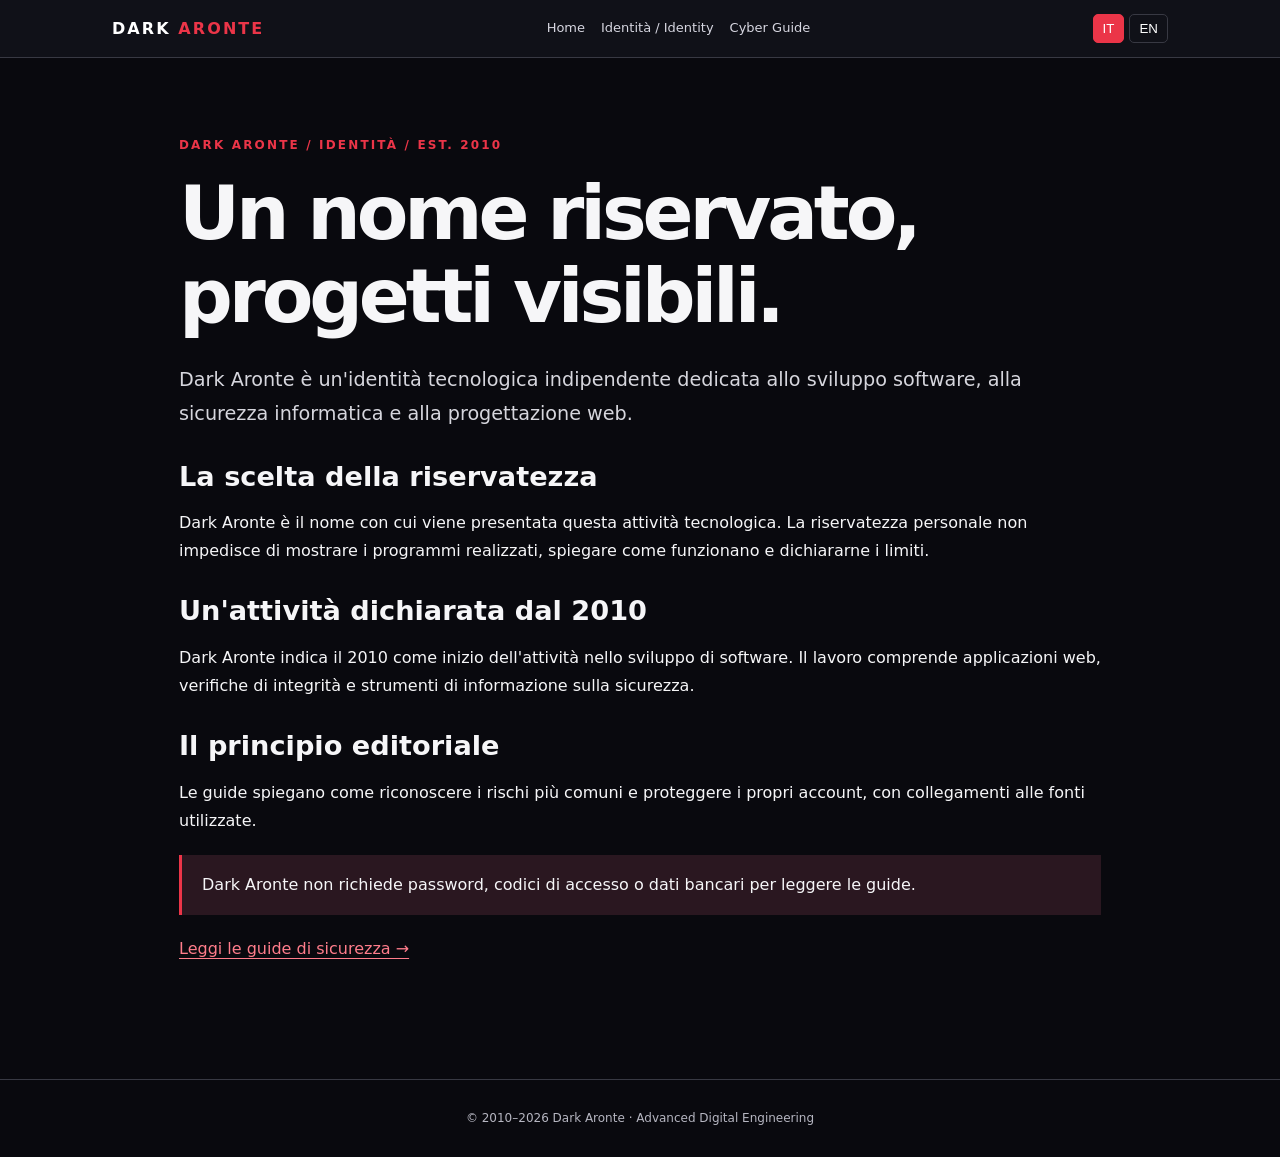
<file: identita.html>
<!doctype html><html lang="it"><head><link rel="icon" type="image/svg+xml" href="/aegis/aegis.svg"><meta http-equiv="Content-Security-Policy" content="default-src 'none'; script-src 'self'; style-src 'self'; style-src-attr 'none'; img-src 'self' data:; font-src 'self' data:; connect-src 'none'; media-src 'self'; object-src 'none'; frame-src 'none'; base-uri 'self'; form-action 'self'; upgrade-insecure-requests"><meta charset="utf-8"><meta name="viewport" content="width=device-width,initial-scale=1"><meta name="theme-color" content="#09090e"><meta name="description" content="Dark Aronte: guide pratiche di sicurezza informatica, protezione degli account e navigazione web."><link rel="canonical" href="https://dark-aronte.github.io/identita.html"><link rel="stylesheet" href="/editoriale.css"><title>Identità | Identity — Dark Aronte</title></head><body><header><link rel="icon" type="image/svg+xml" href="/aegis/aegis.svg"><div><a class="logo" href="/">DARK <b>ARONTE</b></a><nav><a href="/">Home</a><a href="/identita.html">Identità / Identity</a><a href="/guide/">Cyber Guide</a></nav><div><button data-lang="it" aria-pressed="true">IT</button> <button data-lang="en" aria-pressed="false">EN</button></div></div></header><main><div class="lang" data-language="it"><p class="topline">Dark Aronte / Identità / Est. 2010</p><h1>Un nome riservato, progetti visibili.</h1><p class="intro">Dark Aronte è un'identità tecnologica indipendente dedicata allo sviluppo software, alla sicurezza informatica e alla progettazione web.</p><h2>La scelta della riservatezza</h2><p>Dark Aronte è il nome con cui viene presentata questa attività tecnologica. La riservatezza personale non impedisce di mostrare i programmi realizzati, spiegare come funzionano e dichiararne i limiti.</p><h2>Un'attività dichiarata dal 2010</h2><p>Dark Aronte indica il 2010 come inizio dell'attività nello sviluppo di software. Il lavoro comprende applicazioni web, verifiche di integrità e strumenti di informazione sulla sicurezza.</p><h2>Il principio editoriale</h2><p>Le guide spiegano come riconoscere i rischi più comuni e proteggere i propri account, con collegamenti alle fonti utilizzate.</p><p class="alert">Dark Aronte non richiede password, codici di accesso o dati bancari per leggere le guide. </p><p><a href="/guide/">Leggi le guide di sicurezza →</a></p></div><div class="lang" data-language="en" hidden><p class="topline">Dark Aronte / Identity / Est. 2010</p><h1>A private identity, visible work.</h1><p class="intro">Dark Aronte is an independent technology identity focused on software development, cybersecurity and professional web engineering.</p><h2>Choosing privacy</h2><p>Dark Aronte is the public name of this technology work. Personal privacy does not prevent publishing working tools, explaining their operation and stating their limits.</p><h2>Activity stated since 2010</h2><p>Dark Aronte has been developing software since 2010. The work includes web applications, integrity checks and practical security information.</p><h2>Editorial standards</h2><p>The guides explain common risks and account protection, with links to supporting sources.</p><p class="alert">Dark Aronte does not ask for passwords, login codes or banking details to read these guides. </p><p><a href="/guide/">Read the security guides →</a></p></div></main><footer>© 2010–<span id="year">2026</span> Dark Aronte · Advanced Digital Engineering</footer><script src="/editoriale.js" defer></script></body></html>
</file>
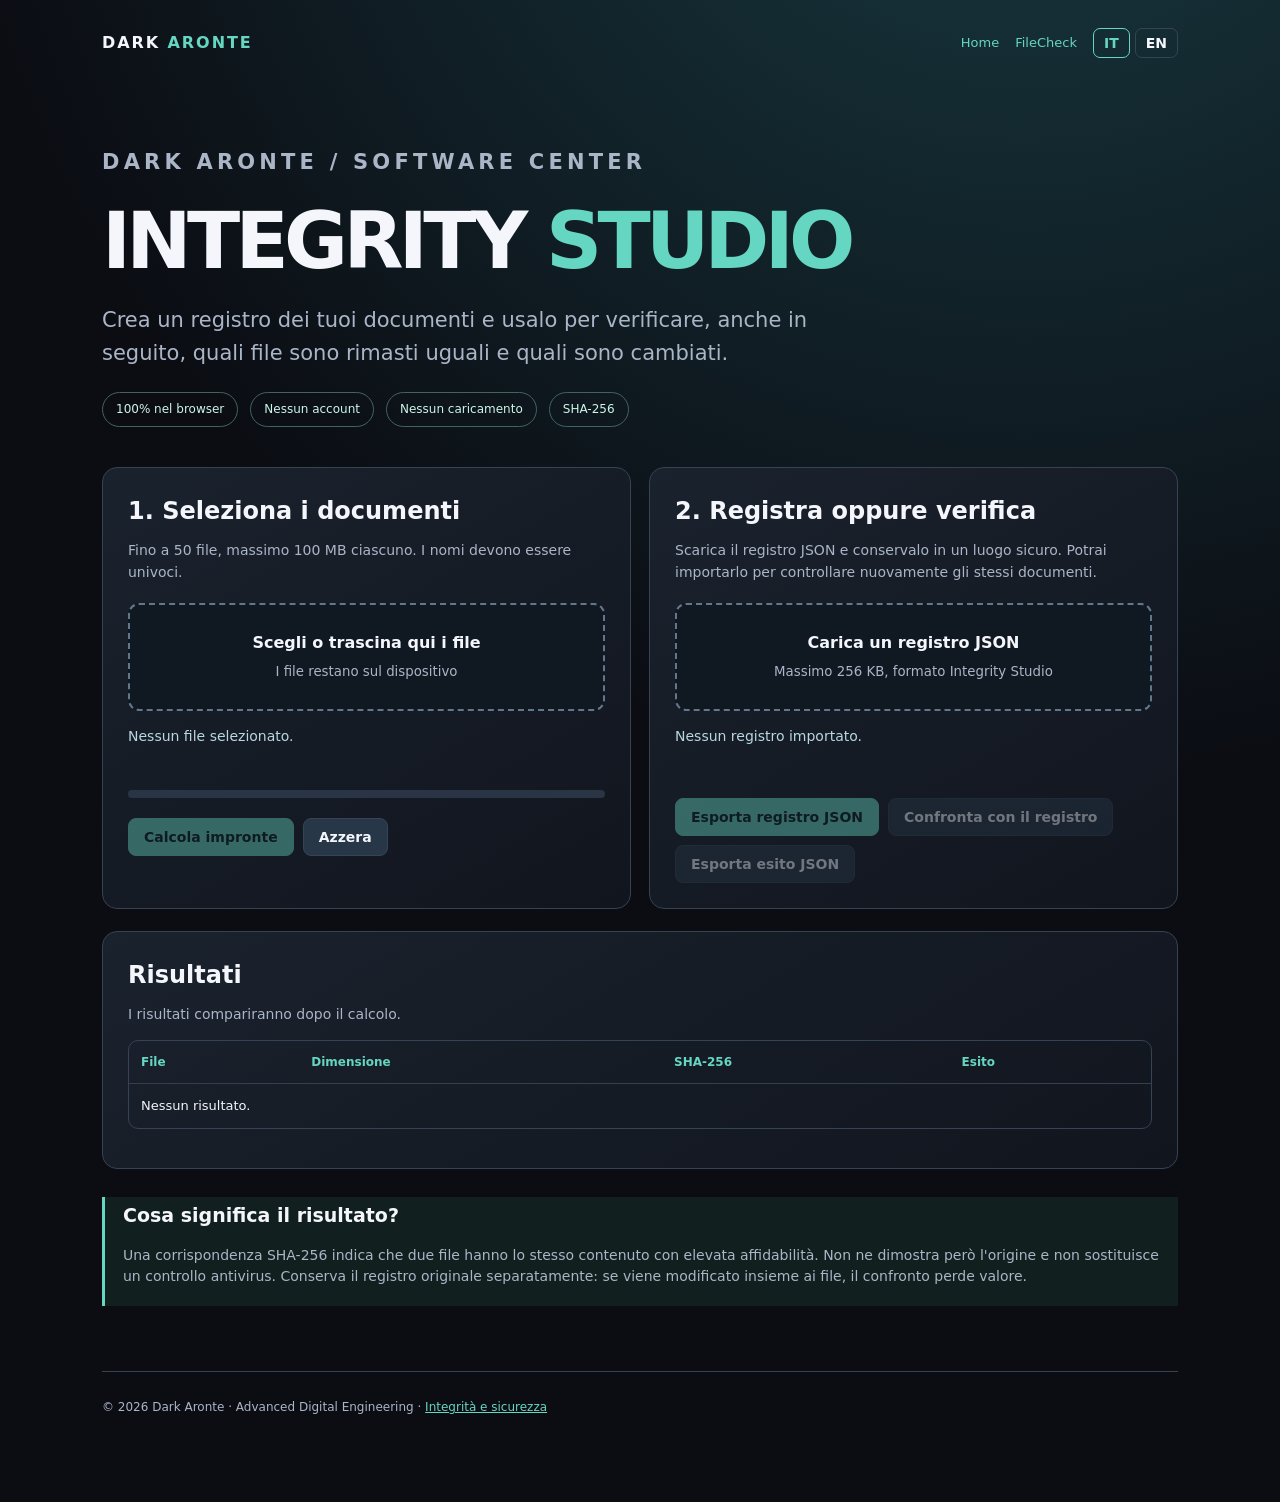
<file: integrity-studio.html>
<!doctype html>
<html lang="it"><head><meta http-equiv="Content-Security-Policy" content="default-src 'none'; script-src 'self'; style-src 'self' 'sha256-3Y852PKD9BzDK2LagPtZnWqWiyN2VHncd+oqMKyrWL4='; style-src-attr 'none'; img-src 'self' data:; font-src 'self' data:; connect-src 'none'; media-src 'self'; object-src 'none'; frame-src 'none'; base-uri 'self'; form-action 'self'; upgrade-insecure-requests"><meta charset="utf-8"><meta name="viewport" content="width=device-width,initial-scale=1">
<title>Integrity Studio — Dark Aronte</title>
<meta name="description" content="Crea e verifica registri SHA-256 di più file nel tuo browser. Nessun caricamento, senza account.">
<meta name="theme-color" content="#0b0d13"><link rel="icon" href="/aegis/aegis.svg" type="image/svg+xml">
<link rel="canonical" href="https://dark-aronte.github.io/integrity-studio.html">
<meta property="og:title" content="Integrity Studio | Dark Aronte"><meta property="og:description" content="Registra e verifica l'integrità dei file nel browser, senza inviare documenti.">
<style>
:root{color-scheme:dark;--bg:#0b0d13;--card:#151a23;--ink:#f4f6fc;--muted:#aab5c7;--edge:#354354;--accent:#65d6c1;--red:#ff8b91;--gold:#efc77d}*{box-sizing:border-box}body{margin:0;background:radial-gradient(circle at 80% -20%,#193b43,transparent 52%),var(--bg);color:var(--ink);font:16px/1.55 system-ui,-apple-system,Segoe UI,sans-serif}a{color:var(--accent)}.shell{max-width:1120px;margin:auto;padding:28px 22px 85px}.top{display:flex;justify-content:space-between;align-items:center;gap:16px;flex-wrap:wrap}.brand{color:var(--ink);text-decoration:none;font-weight:800;letter-spacing:.12em}.brand b{color:var(--accent)}.nav{display:flex;gap:16px;align-items:center}.nav a{font-size:13px;text-decoration:none}.langs{display:flex;gap:5px}.langs button{background:none;border:1px solid var(--edge);color:var(--ink);padding:6px 10px;border-radius:7px}.langs button[aria-pressed=true]{border-color:var(--accent);color:var(--accent)}.eyebrow{letter-spacing:.2em;font-size:12px;color:var(--accent);font-weight:800;margin-top:88px}.hero h1{font-size:clamp(42px,7vw,78px);line-height:1.07;letter-spacing:-.06em;margin:10px 0 20px}.hero p{max-width:740px;color:var(--muted);font-size:clamp(17px,2vw,21px)}.facts{display:flex;gap:12px;flex-wrap:wrap;margin:23px 0 40px}.facts span{border:1px solid #42645f;padding:7px 13px;border-radius:30px;font-size:12px;color:#ccf6e9}.grid{display:grid;grid-template-columns:1fr 1fr;gap:18px}.panel{border:1px solid var(--edge);border-radius:15px;padding:25px;background:linear-gradient(150deg,#1a222d,#11151e)}h2{font-size:24px;margin:0 0 10px}h3{font-size:17px}.hint{font-size:14px;color:var(--muted);margin-top:6px}.drop{display:block;border:2px dashed #63778c;border-radius:11px;text-align:center;padding:26px 14px;margin-top:20px;cursor:pointer;background:#101822}.drop.drag{border-color:var(--accent);background:#17312d}.drop strong{display:block}.drop small{display:block;color:var(--muted);margin-top:6px}.drop input{position:absolute;width:1px;height:1px;opacity:0}.drop:focus-within{outline:2px solid var(--accent);outline-offset:3px}.actions{display:flex;gap:9px;flex-wrap:wrap;margin-top:20px}button,.btn{border:1px solid var(--edge);border-radius:8px;background:#273747;color:var(--ink);padding:10px 15px;font:700 14px system-ui;cursor:pointer}button.primary{background:var(--accent);color:#071d1e;border-color:var(--accent)}button:disabled{opacity:.42;cursor:not-allowed}button:focus-visible,a:focus-visible{outline:3px solid #e5c47f;outline-offset:3px}.status{min-height:52px;margin-top:15px;font-size:14px;color:#b8d7e3}.progress{width:100%;height:8px;border-radius:12px;overflow:hidden;background:#293444;margin-top:12px}.progress>div{height:100%;width:0;background:var(--accent);transition:width .15s}.full{margin-top:22px}.table-scroll{overflow:auto;border:1px solid var(--edge);border-radius:10px;margin-top:13px}.table{border-collapse:collapse;width:100%;font-size:13px;text-align:left}.table th,.table td{padding:12px;vertical-align:top;border-bottom:1px solid #324050}.table th{color:var(--accent);font-size:12px}.hash{font:12px/1.5 ui-monospace,Consolas,monospace;overflow-wrap:anywhere}.table tr:last-child td{border:0}.ok{color:var(--accent)}.bad{color:var(--red)}.warn{color:var(--gold)}.privacy{border-left:3px solid var(--accent);margin-top:28px;padding:4px 18px;background:#11201f}.privacy h2{font-size:19px}.privacy p{color:var(--muted);font-size:14px}footer{border-top:1px solid var(--edge);margin-top:65px;padding-top:26px;color:var(--muted);font-size:12px}ul{padding-left:23px}.sr{position:absolute!important;clip:rect(1px,1px,1px,1px);width:1px;height:1px;overflow:hidden}@media(max-width:730px){.grid{grid-template-columns:1fr}.eyebrow{margin-top:58px}.panel{padding:19px}.table th,.table td{padding:9px}.nav{flex-wrap:wrap}}
</style></head><body>
<main class="shell">
<header class="top"><a href="/" class="brand">DARK <b>ARONTE</b></a><div class="nav"><a href="/" data-it="Home" data-en="Home">Home</a><a href="/filecheck.html">FileCheck</a><div class="langs"><button type="button" data-lang="it" aria-pressed="true">IT</button><button type="button" data-lang="en" aria-pressed="false">EN</button></div></div></header>
<section class="hero"><p class="eyebrow">DARK ARONTE / SOFTWARE CENTER</p><h1>INTEGRITY <span class="ok">STUDIO</span></h1>
<p data-it="Crea un registro dei tuoi documenti e usalo per verificare, anche in seguito, quali file sono rimasti uguali e quali sono cambiati." data-en="Keep a record of your documents and use it later to check which files are unchanged and which are different.">Crea un registro dei tuoi documenti e usalo per verificare, anche in seguito, quali file sono rimasti uguali e quali sono cambiati.</p>
<div class="facts"><span data-it="100% nel browser" data-en="100% in-browser">100% nel browser</span><span data-it="Nessun account" data-en="No account">Nessun account</span><span data-it="Nessun caricamento" data-en="No uploads">Nessun caricamento</span><span>SHA-256</span></div></section>
<section class="grid" aria-label="Integrity tools">
<div class="panel"><h2 data-it="1. Seleziona i documenti" data-en="1. Select files">1. Seleziona i documenti</h2><p class="hint" data-it="Fino a 50 file, massimo 100 MB ciascuno. I nomi devono essere univoci." data-en="Up to 50 files, max 100 MB each. File names must be unique.">Fino a 50 file, massimo 100 MB ciascuno. I nomi devono essere univoci.</p><label class="drop" id="drop"><strong data-it="Scegli o trascina qui i file" data-en="Select or drop files here">Scegli o trascina qui i file</strong><small data-it="I file restano sul dispositivo" data-en="Files remain on your device">I file restano sul dispositivo</small><input id="files" type="file" multiple aria-label="Seleziona documenti"></label><div id="selection" class="status" role="status" aria-live="polite" data-it="Nessun file selezionato." data-en="No files selected.">Nessun file selezionato.</div><div class="progress" role="progressbar" aria-label="Progress" aria-valuemin="0" aria-valuemax="100" aria-valuenow="0" id="progress"><div id="bar"></div></div><div class="actions"><button id="calculate" class="primary" disabled data-it="Calcola impronte" data-en="Calculate hashes">Calcola impronte</button><button id="reset" data-it="Azzera" data-en="Reset">Azzera</button></div></div>
<div class="panel"><h2 data-it="2. Registra oppure verifica" data-en="2. Save or verify">2. Registra oppure verifica</h2><p class="hint" data-it="Scarica il registro JSON e conservalo in un luogo sicuro. Potrai importarlo per controllare nuovamente gli stessi documenti." data-en="Download the JSON record and keep it in a safe place. Import it later to check the files again.">Scarica il registro JSON e conservalo in un luogo sicuro. Potrai importarlo per controllare nuovamente gli stessi documenti.</p><label class="drop" id="manifestDrop"><strong data-it="Carica un registro JSON" data-en="Load a JSON manifest">Carica un registro JSON</strong><small data-it="Massimo 256 KB, formato Integrity Studio" data-en="Max 256 KB, Integrity Studio format">Massimo 256 KB, formato Integrity Studio</small><input id="manifest" type="file" accept=".json,application/json" aria-label="Importa registro"></label><div id="manifestStatus" class="status" role="status" aria-live="polite" data-it="Nessun registro importato." data-en="No manifest loaded.">Nessun registro importato.</div><div class="actions"><button id="exportManifest" class="primary" disabled data-it="Esporta registro JSON" data-en="Export JSON manifest">Esporta registro JSON</button><button id="verify" disabled data-it="Confronta con il registro" data-en="Verify against manifest">Confronta con il registro</button><button id="exportReport" disabled data-it="Esporta esito JSON" data-en="Export JSON report">Esporta esito JSON</button></div></div>
</section>
<section class="panel full"><h2 data-it="Risultati" data-en="Results">Risultati</h2><p id="summary" class="hint" role="status" aria-live="polite" data-it="I risultati compariranno dopo il calcolo." data-en="Results appear after hashing.">I risultati compariranno dopo il calcolo.</p><div class="table-scroll"><table class="table"><thead><tr><th data-it="File" data-en="File">File</th><th data-it="Dimensione" data-en="Size">Dimensione</th><th>SHA-256</th><th data-it="Esito" data-en="Result">Esito</th></tr></thead><tbody id="rows"><tr><td colspan="4" data-it="Nessun risultato." data-en="No results.">Nessun risultato.</td></tr></tbody></table></div><p id="duplicates" class="hint"></p></section>
<section class="privacy"><h2 data-it="Cosa significa il risultato?" data-en="What does the result mean?">Cosa significa il risultato?</h2><p data-it="Una corrispondenza SHA-256 indica che due file hanno lo stesso contenuto con elevata affidabilità. Non ne dimostra però l'origine e non sostituisce un controllo antivirus. Conserva il registro originale separatamente: se viene modificato insieme ai file, il confronto perde valore." data-en="Matching SHA-256 hashes strongly indicate that file contents are identical. They do not prove origin or replace antivirus checks. Keep the original manifest separately: if both files and manifest are altered, the comparison loses its value.">Una corrispondenza SHA-256 indica che due file hanno lo stesso contenuto con elevata affidabilità. Non ne dimostra però l'origine e non sostituisce un controllo antivirus. Conserva il registro originale separatamente: se viene modificato insieme ai file, il confronto perde valore.</p></section>
<footer>© 2026 Dark Aronte · Advanced Digital Engineering · <a href="/aegis-system/" data-it="Integrità e sicurezza" data-en="Integrity and security">Integrità e sicurezza</a></footer></main>
<script type="module" src="/software/integrity-ui.mjs"></script></body></html>
</file>
<file: editoriale.css>
:root{color-scheme:dark;--bg:#09090e;--panel:#181920;--line:#383943;--accent:#eb3548;--fg:#f6f6f8;--muted:#b6b6c1}*{box-sizing:border-box}html{scroll-behavior:smooth}body{margin:0;background:var(--bg);color:var(--fg);font:16px/1.75 system-ui,-apple-system,'Segoe UI',sans-serif}header{background:#101118;border-bottom:1px solid var(--line);position:sticky;top:0;z-index:5}header>div{max-width:1100px;padding:14px 22px;margin:auto;display:flex;align-items:center;gap:20px;justify-content:space-between}.logo{font-weight:900;letter-spacing:.13em;color:white;text-decoration:none;white-space:nowrap}.logo b,.topline{color:var(--accent)}nav{display:flex;gap:16px;flex-wrap:wrap;font-size:13px}nav a{color:#d6d6e0;text-decoration:none}a{color:#ff7d8b;text-underline-offset:4px}a:hover,nav a:hover{color:white}a:focus-visible,button:focus-visible{outline:3px solid #ff8996;outline-offset:3px}button{border:1px solid var(--line);background:none;color:white;padding:6px 9px;cursor:pointer;border-radius:5px}button[aria-pressed=true]{background:var(--accent);border-color:var(--accent)}main{max-width:970px;margin:0 auto;padding:65px 24px 100px}.topline{font-weight:900;font-size:12px;letter-spacing:.18em;text-transform:uppercase}h1{font-size:clamp(2.5rem,6vw,4.7rem);line-height:1.1;letter-spacing:-.055em;margin:16px 0 26px}h2{font-size:1.7rem;line-height:1.2;margin:30px 0 15px}h3{font-size:1.2rem;margin:20px 0 8px}.intro{font-size:1.2rem;color:#d6d6dd}.muted,.meta{color:var(--muted)}article{background:linear-gradient(145deg,#191a23,#101117);border:1px solid var(--line);border-radius:12px;padding:clamp(20px,4vw,42px);margin:28px 0 38px}.meta{font-size:13px}.alert{border-left:3px solid var(--accent);background:#2a1720;padding:16px 20px;margin:20px 0}.source{border-top:1px solid var(--line);margin-top:30px;padding-top:20px}.source a{overflow-wrap:anywhere}.lang[hidden]{display:none!important}footer{border-top:1px solid var(--line);text-align:center;color:var(--muted);font-size:12px;padding:28px}@media(max-width:650px){header>div{flex-wrap:wrap}main{padding:42px 18px 70px}nav{order:3;width:100%}}@media(prefers-reduced-motion:reduce){html{scroll-behavior:auto}}
</file>
